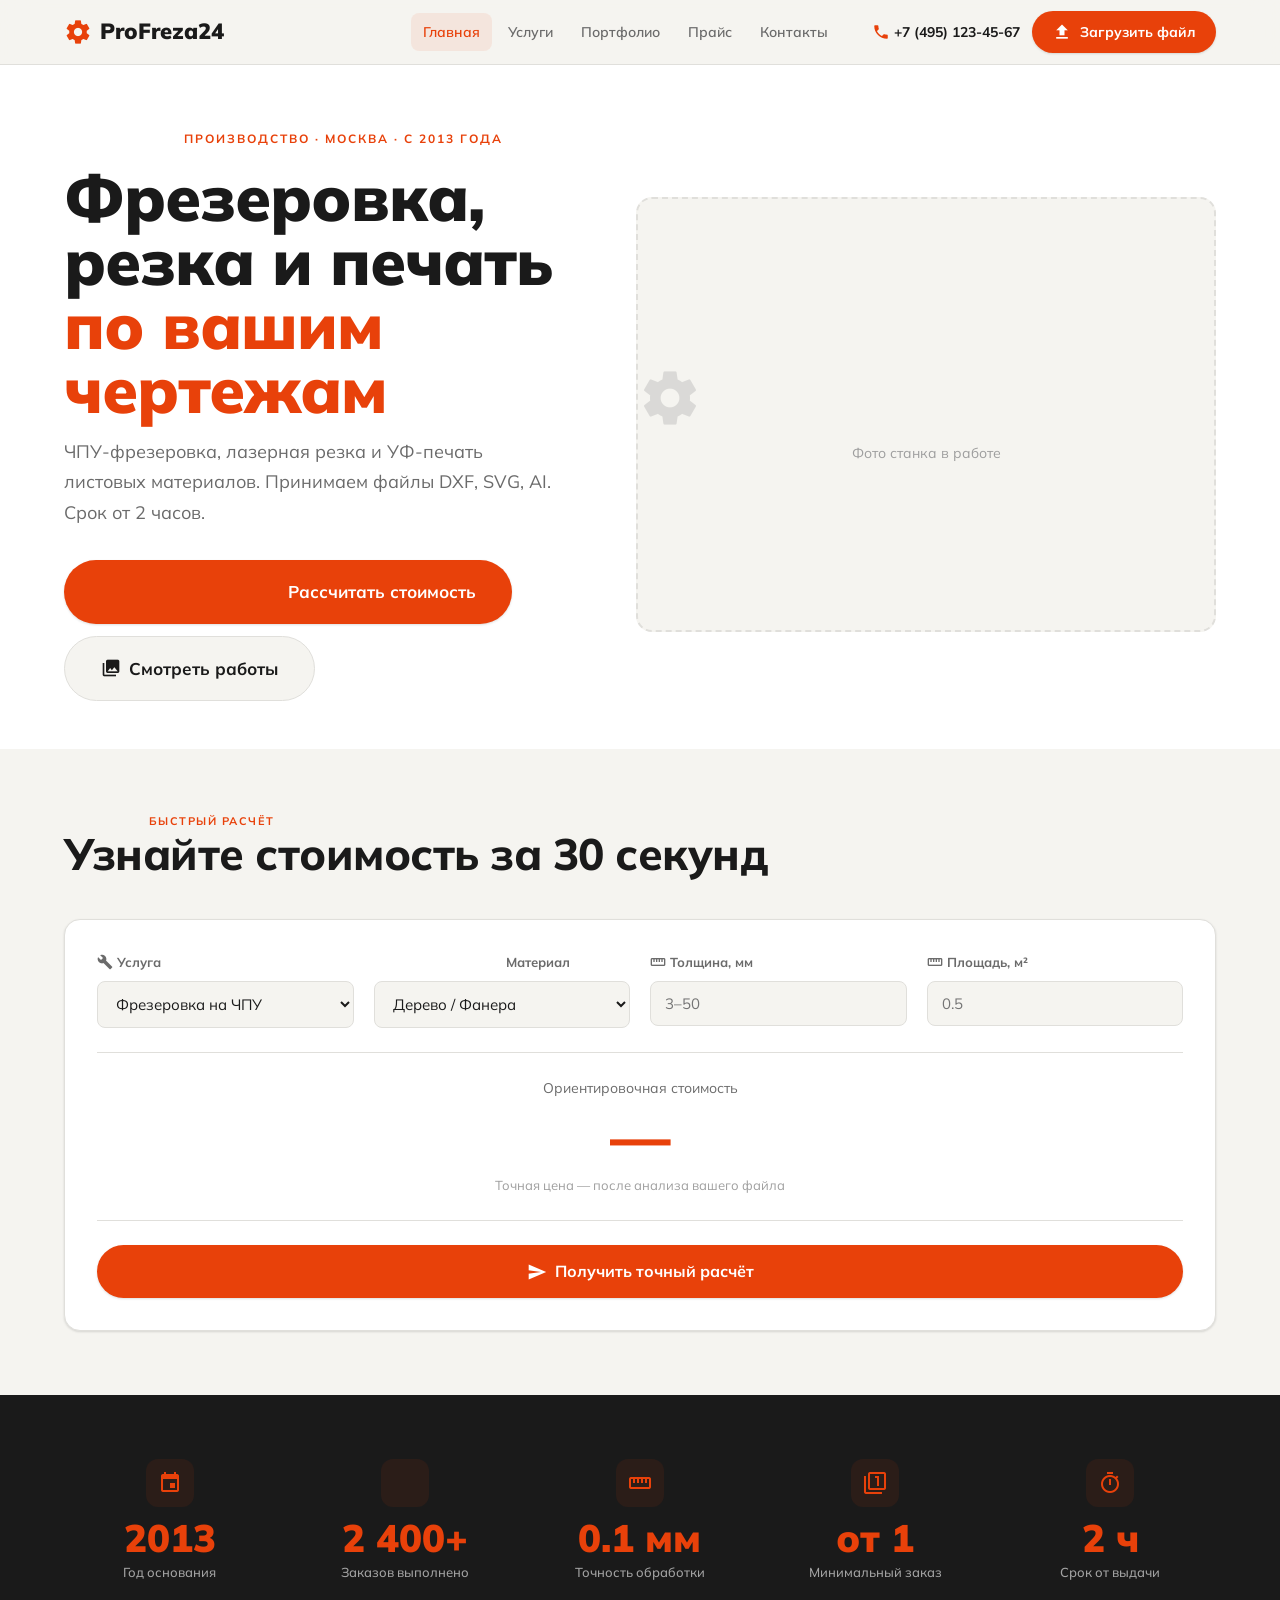
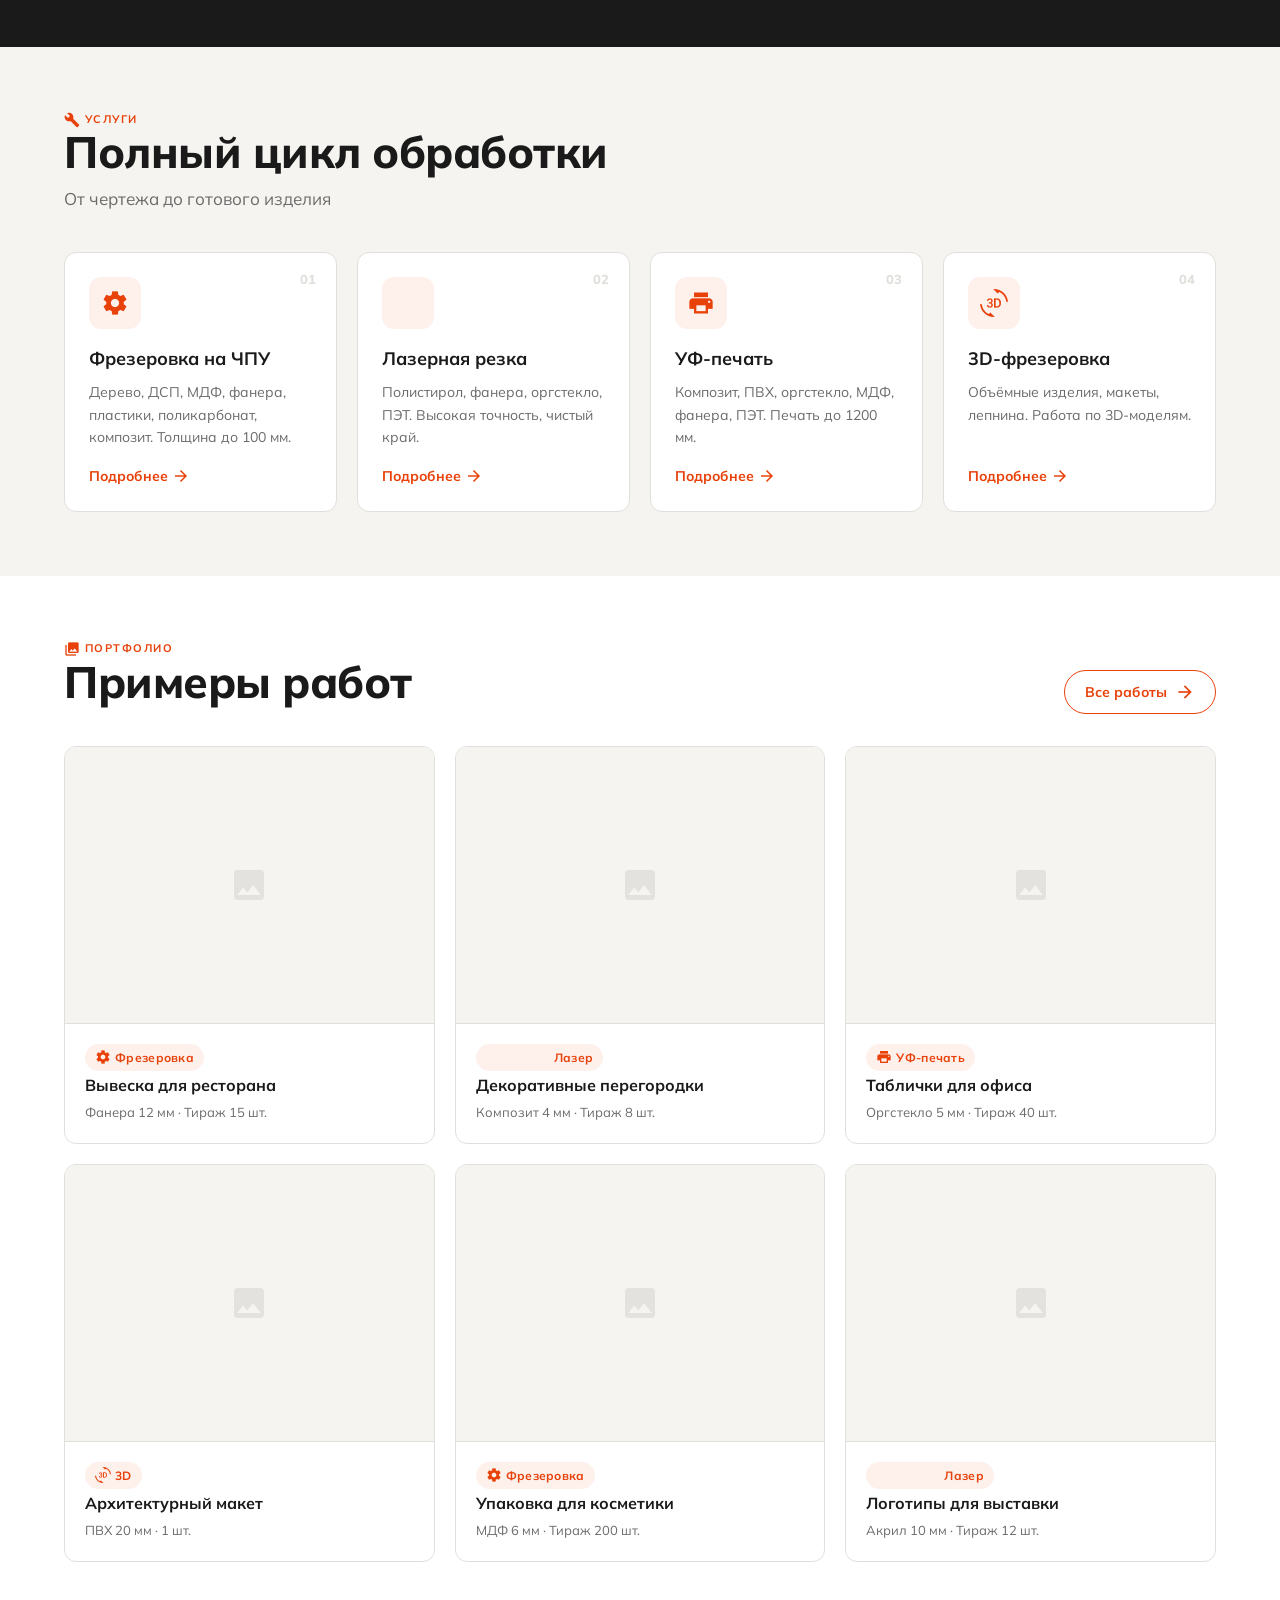
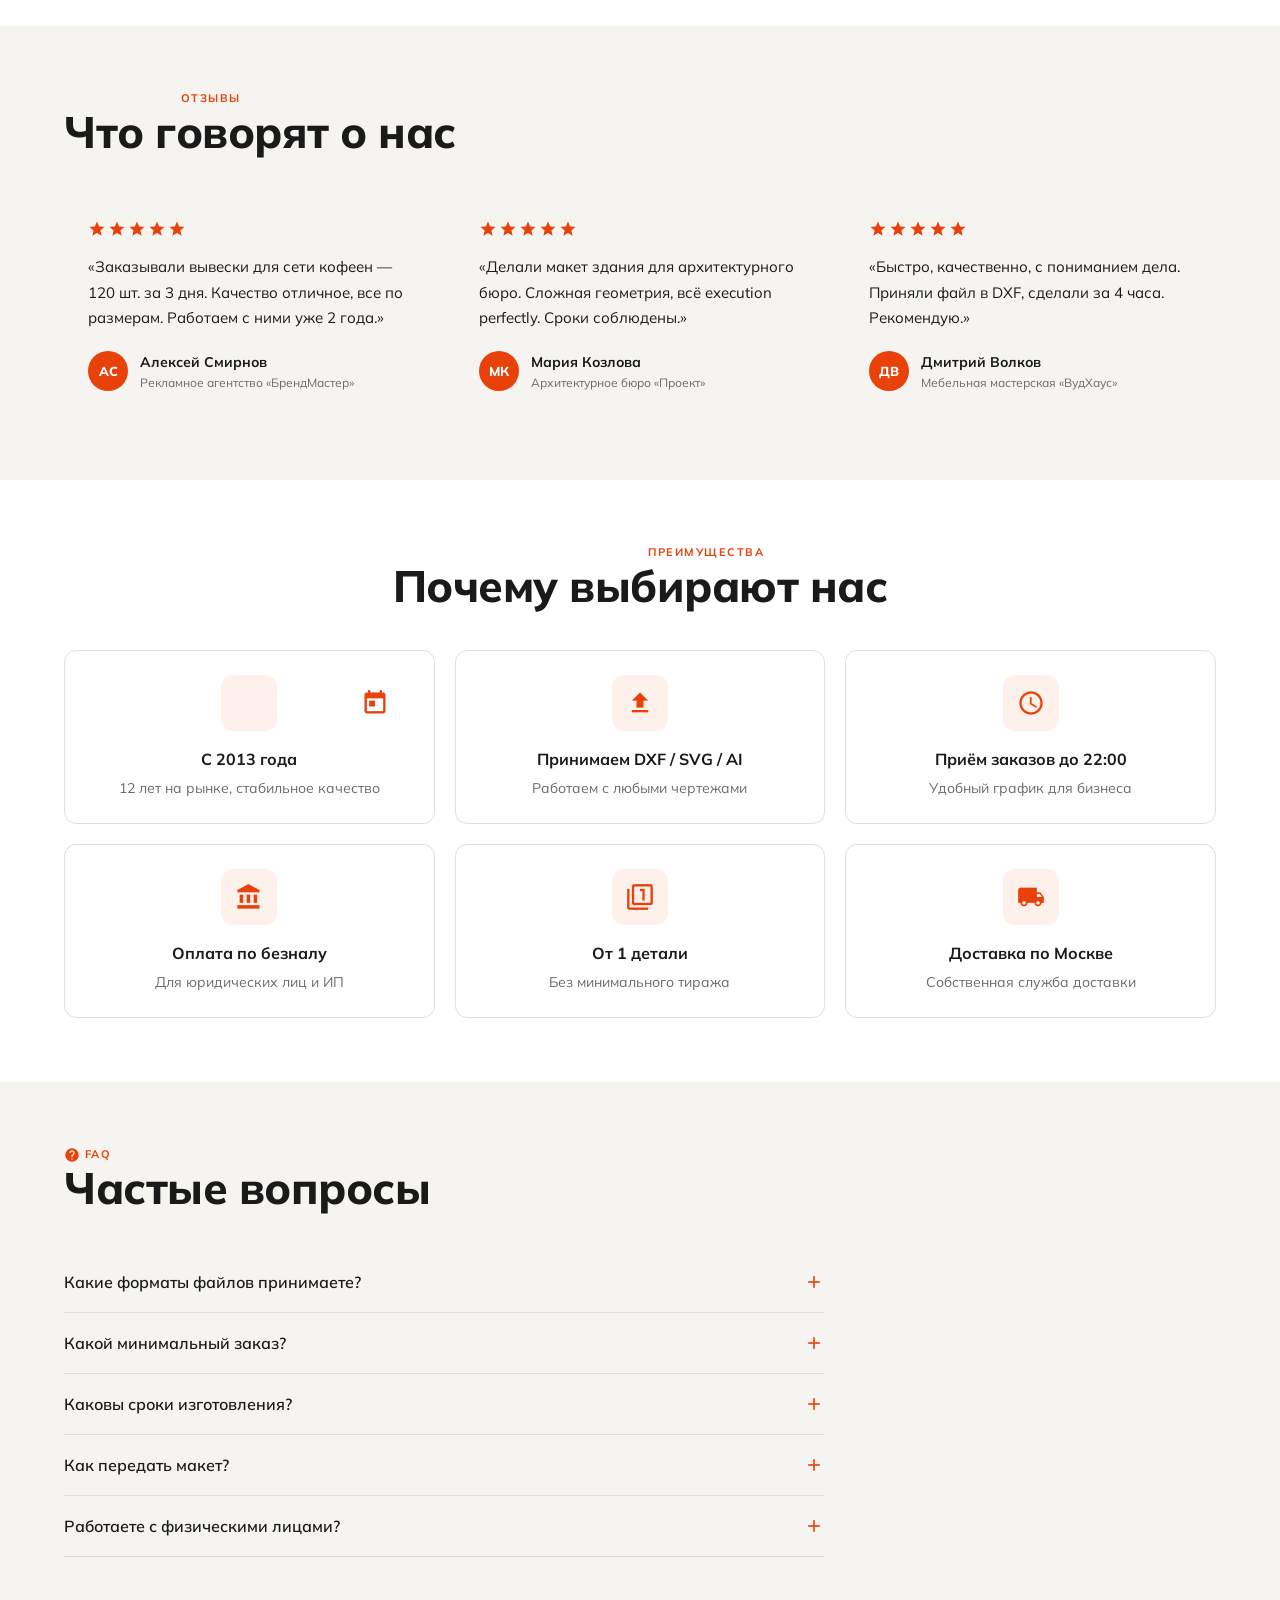
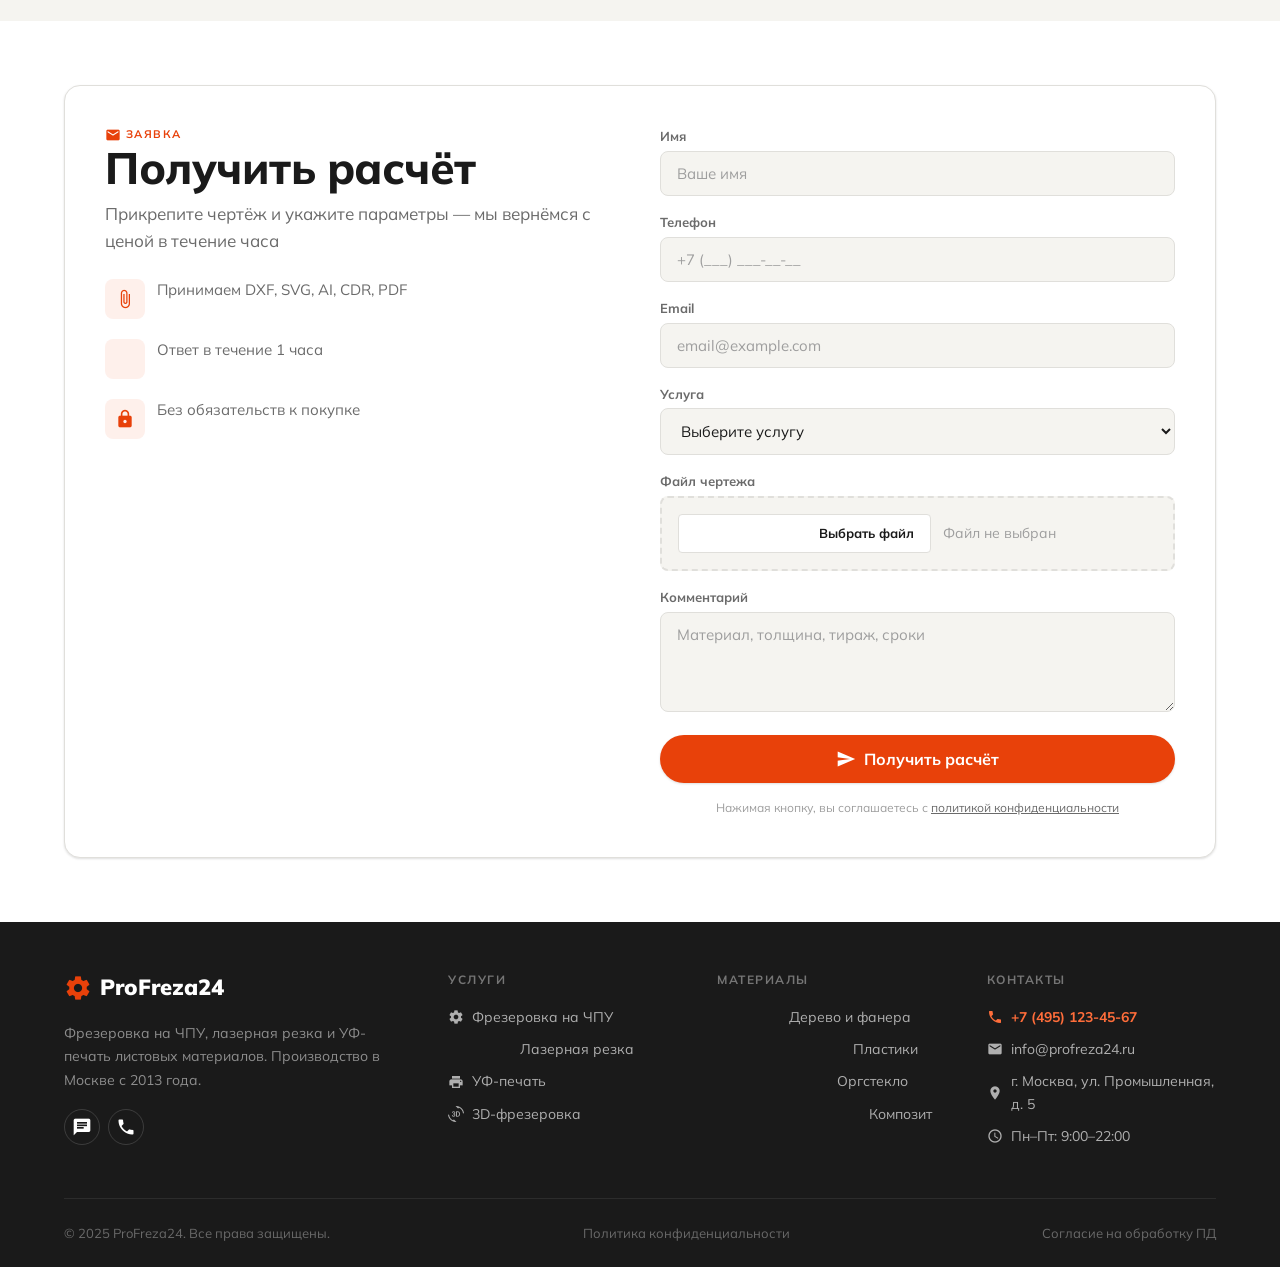
<file: index.html>
<!DOCTYPE html>
<html lang="ru">
<head>
  <meta charset="UTF-8">
  <meta name="viewport" content="width=device-width, initial-scale=1.0">
  <title>ProFreza24 — Фрезеровка на ЧПУ, лазерная резка, УФ-печать</title>
  <link rel="preconnect" href="https://fonts.googleapis.com">
  <link href="https://fonts.googleapis.com/css2?family=Mulish:wght@400;500;600;700;800;900&display=swap" rel="stylesheet">
  <link href="https://fonts.googleapis.com/css2?family=Material+Icons" rel="stylesheet">
  <link rel="stylesheet" href="css/style.css">
</head>
<body>

<!-- HEADER -->
<header class="header" id="header">
  <div class="container header__inner">
    <a href="index.html" class="header__logo">
      <span class="material-icons">settings</span> ProFreza24
    </a>
    <nav class="header__nav">
      <a href="index.html" class="nav-link active">Главная</a>
      <a href="uslugi/index.html" class="nav-link">Услуги</a>
      <a href="portfolio/index.html" class="nav-link">Портфолио</a>
      <a href="price/index.html" class="nav-link">Прайс</a>
      <a href="kontakty/index.html" class="nav-link">Контакты</a>
    </nav>
    <div class="header__actions">
      <a href="tel:+74951234567" class="header__phone">
        <span class="material-icons icon-sm">call</span> +7 (495) 123-45-67
      </a>
      <a href="kontakty/index.html" class="btn btn--primary btn--md btn--round">
        <span class="material-icons icon-sm">file_upload</span> Загрузить файл
      </a>
      <button class="header__burger" id="burgerBtn" aria-label="Меню">
        <span class="material-icons">menu</span>
      </button>
    </div>
  </div>
  <div class="mobile-menu" id="mobileMenu">
    <a href="index.html" class="mobile-menu__link"><span class="material-icons">home</span> Главная</a>
    <a href="uslugi/index.html" class="mobile-menu__link"><span class="material-icons">build</span> Услуги</a>
    <a href="portfolio/index.html" class="mobile-menu__link"><span class="material-icons">photo_library</span> Портфолио</a>
    <a href="price/index.html" class="mobile-menu__link"><span class="material-icons">receipt</span> Прайс</a>
    <a href="kontakty/index.html" class="mobile-menu__link"><span class="material-icons">mail</span> Контакты</a>
    <a href="tel:+74951234567" class="mobile-menu__phone">
      <span class="material-icons">call</span> +7 (495) 123-45-67
    </a>
    <div class="mobile-menu__cta">
      <a href="kontakty/index.html" class="btn btn--primary btn--lg btn--full btn--round">
        <span class="material-icons icon-sm">calculate</span> Рассчитать стоимость
      </a>
    </div>
  </div>
</header>

<!-- ═══ HERO ═══ -->
<section class="hero">
  <div class="container hero__inner">
    <div class="hero__content">
      <p class="hero__eyebrow">
        <span class="material-icons">factory</span> Производство · Москва · С 2013 года
      </p>
      <h1 class="hero__title">Фрезеровка, резка и печать <span>по вашим чертежам</span></h1>
      <p class="hero__sub">ЧПУ-фрезеровка, лазерная резка и УФ-печать листовых материалов. Принимаем файлы DXF, SVG, AI. Срок от 2 часов.</p>
      <div class="hero__cta">
        <a href="kontakty/index.html" class="btn btn--primary btn--xl btn--round">
          <span class="material-icons icon-sm">calculate</span> Рассчитать стоимость
        </a>
        <a href="portfolio/index.html" class="btn btn--gray btn--xl btn--round">
          <span class="material-icons icon-sm">photo_library</span> Смотреть работы
        </a>
      </div>
    </div>
    <div class="hero__visual">
      <div class="hero__placeholder">
        <span class="material-icons">settings_suggest</span>
        <span class="body2">Фото станка в работе</span>
      </div>
    </div>
  </div>
</section>

<!-- ═══ КАЛЬКУЛЯТОР ═══ -->
<section class="section">
  <div class="container">
    <div class="section__header">
      <p class="overline"><span class="material-icons icon-xs">speed</span> Быстрый расчёт</p>
      <h2 class="section__title">Узнайте стоимость за 30 секунд</h2>
    </div>
    <div class="calc">
      <div class="calc__row">
        <div class="calc__field">
          <label class="calc__label"><span class="material-icons icon-xs">build</span> Услуга</label>
          <select class="calc__select" id="calcService">
            <option value="frezerovka">Фрезеровка на ЧПУ</option>
            <option value="lazer">Лазерная резка</option>
            <option value="uv">УФ-печать</option>
          </select>
        </div>
        <div class="calc__field">
          <label class="calc__label"><span class="material-icons icon-xs">category</span> Материал</label>
          <select class="calc__select" id="calcMaterial">
            <option value="derevo">Дерево / Фанера</option>
            <option value="plastik">Пластик (ПВХ, АБС)</option>
            <option value="orgsteklo">Оргстекло</option>
            <option value="metal">Композит</option>
          </select>
        </div>
        <div class="calc__field">
          <label class="calc__label"><span class="material-icons icon-xs">straighten</span> Толщина, мм</label>
          <input type="number" class="calc__input" id="calcThickness" placeholder="3–50" min="1" max="100">
        </div>
        <div class="calc__field">
          <label class="calc__label"><span class="material-icons icon-xs">straighten</span> Площадь, м²</label>
          <input type="number" class="calc__input" id="calcArea" placeholder="0.5" min="0.01" step="0.01">
        </div>
      </div>
      <div class="calc__result">
        <div class="calc__result-label">Ориентировочная стоимость</div>
        <div class="calc__result-price" id="calcPrice">—</div>
        <div class="calc__result-note">Точная цена — после анализа вашего файла</div>
      </div>
      <a href="kontakty/index.html" class="btn btn--primary btn--lg btn--full btn--round">
        <span class="material-icons icon-sm">send</span> Получить точный расчёт
      </a>
    </div>
  </div>
</section>

<!-- ═══ ЦИФРЫ ═══ -->
<section class="section section--dark">
  <div class="container">
    <div class="stats-grid">
      <div class="fade-up">
        <div class="stat__icon"><span class="material-icons">event</span></div>
        <div class="stat__value">2013</div>
        <div class="stat__label">Год основания</div>
      </div>
      <div class="fade-up">
        <div class="stat__icon"><span class="material-icons">inventory</span></div>
        <div class="stat__value">2 400+</div>
        <div class="stat__label">Заказов выполнено</div>
      </div>
      <div class="fade-up">
        <div class="stat__icon"><span class="material-icons">straighten</span></div>
        <div class="stat__value">0.1 мм</div>
        <div class="stat__label">Точность обработки</div>
      </div>
      <div class="fade-up">
        <div class="stat__icon"><span class="material-icons">filter_1</span></div>
        <div class="stat__value">от 1</div>
        <div class="stat__label">Минимальный заказ</div>
      </div>
      <div class="fade-up">
        <div class="stat__icon"><span class="material-icons">timer</span></div>
        <div class="stat__value">2 ч</div>
        <div class="stat__label">Срок от выдачи</div>
      </div>
    </div>
  </div>
</section>

<!-- ═══ УСЛУГИ ═══ -->
<section class="section">
  <div class="container">
    <div class="section__header">
      <p class="overline"><span class="material-icons icon-xs">build</span> Услуги</p>
      <h2 class="section__title">Полный цикл обработки</h2>
      <p class="section__sub">От чертежа до готового изделия</p>
    </div>
    <div class="services-grid">
      <a href="uslugi/frezerovka-na-chpu/index.html" class="service-card fade-up">
        <div class="service-card__icon"><span class="material-icons">settings</span></div>
        <div class="service-card__num">01</div>
        <h3 class="service-card__title">Фрезеровка на ЧПУ</h3>
        <p class="service-card__desc">Дерево, ДСП, МДФ, фанера, пластики, поликарбонат, композит. Толщина до 100 мм.</p>
        <span class="service-card__link">Подробнее <span class="material-icons">arrow_forward</span></span>
      </a>
      <a href="lazernaya-rezka/index.html" class="service-card fade-up">
        <div class="service-card__icon"><span class="material-icons">bolt</span></div>
        <div class="service-card__num">02</div>
        <h3 class="service-card__title">Лазерная резка</h3>
        <p class="service-card__desc">Полистирол, фанера, оргстекло, ПЭТ. Высокая точность, чистый край.</p>
        <span class="service-card__link">Подробнее <span class="material-icons">arrow_forward</span></span>
      </a>
      <a href="uslugi/uf-pechat/index.html" class="service-card fade-up">
        <div class="service-card__icon"><span class="material-icons">print</span></div>
        <div class="service-card__num">03</div>
        <h3 class="service-card__title">УФ-печать</h3>
        <p class="service-card__desc">Композит, ПВХ, оргстекло, МДФ, фанера, ПЭТ. Печать до 1200 мм.</p>
        <span class="service-card__link">Подробнее <span class="material-icons">arrow_forward</span></span>
      </a>
      <a href="uslugi/index.html#3d" class="service-card fade-up">
        <div class="service-card__icon"><span class="material-icons">3d_rotation</span></div>
        <div class="service-card__num">04</div>
        <h3 class="service-card__title">3D-фрезеровка</h3>
        <p class="service-card__desc">Объёмные изделия, макеты, лепнина. Работа по 3D-моделям.</p>
        <span class="service-card__link">Подробнее <span class="material-icons">arrow_forward</span></span>
      </a>
    </div>
  </div>
</section>

<!-- ═══ ПОРТФОЛИО ═══ -->
<section class="section section--surface">
  <div class="container">
    <div class="section__head">
      <div class="section__header" style="margin-bottom:0;">
        <p class="overline"><span class="material-icons icon-xs">photo_library</span> Портфолио</p>
        <h2 class="section__title">Примеры работ</h2>
      </div>
      <a href="portfolio/index.html" class="btn btn--outlined btn--md btn--round">
        Все работы <span class="material-icons icon-sm">arrow_forward</span>
      </a>
    </div>
    <div class="portfolio-grid">
      <div class="portfolio-card fade-up">
        <div class="portfolio-card__img"><span class="material-icons">image</span></div>
        <div class="portfolio-card__info">
          <span class="chip chip--primary"><span class="material-icons icon-xs">settings</span> Фрезеровка</span>
          <h4 class="portfolio-card__title">Вывеска для ресторана</h4>
          <p class="portfolio-card__meta">Фанера 12 мм · Тираж 15 шт.</p>
        </div>
      </div>
      <div class="portfolio-card fade-up">
        <div class="portfolio-card__img"><span class="material-icons">image</span></div>
        <div class="portfolio-card__info">
          <span class="chip chip--primary"><span class="material-icons icon-xs">bolt</span> Лазер</span>
          <h4 class="portfolio-card__title">Декоративные перегородки</h4>
          <p class="portfolio-card__meta">Композит 4 мм · Тираж 8 шт.</p>
        </div>
      </div>
      <div class="portfolio-card fade-up">
        <div class="portfolio-card__img"><span class="material-icons">image</span></div>
        <div class="portfolio-card__info">
          <span class="chip chip--primary"><span class="material-icons icon-xs">print</span> УФ-печать</span>
          <h4 class="portfolio-card__title">Таблички для офиса</h4>
          <p class="portfolio-card__meta">Оргстекло 5 мм · Тираж 40 шт.</p>
        </div>
      </div>
      <div class="portfolio-card fade-up">
        <div class="portfolio-card__img"><span class="material-icons">image</span></div>
        <div class="portfolio-card__info">
          <span class="chip chip--primary"><span class="material-icons icon-xs">3d_rotation</span> 3D</span>
          <h4 class="portfolio-card__title">Архитектурный макет</h4>
          <p class="portfolio-card__meta">ПВХ 20 мм · 1 шт.</p>
        </div>
      </div>
      <div class="portfolio-card fade-up">
        <div class="portfolio-card__img"><span class="material-icons">image</span></div>
        <div class="portfolio-card__info">
          <span class="chip chip--primary"><span class="material-icons icon-xs">settings</span> Фрезеровка</span>
          <h4 class="portfolio-card__title">Упаковка для косметики</h4>
          <p class="portfolio-card__meta">МДФ 6 мм · Тираж 200 шт.</p>
        </div>
      </div>
      <div class="portfolio-card fade-up">
        <div class="portfolio-card__img"><span class="material-icons">image</span></div>
        <div class="portfolio-card__info">
          <span class="chip chip--primary"><span class="material-icons icon-xs">bolt</span> Лазер</span>
          <h4 class="portfolio-card__title">Логотипы для выставки</h4>
          <p class="portfolio-card__meta">Акрил 10 мм · Тираж 12 шт.</p>
        </div>
      </div>
    </div>
  </div>
</section>

<!-- ═══ ОТЗЫВЫ ═══ -->
<section class="section">
  <div class="container">
    <div class="section__header">
      <p class="overline"><span class="material-icons icon-xs">reviews</span> Отзывы</p>
      <h2 class="section__title">Что говорят о нас</h2>
    </div>
    <div class="reviews-grid">
      <div class="review-card fade-up">
        <div class="review-card__stars">
          <span class="material-icons">star</span>
          <span class="material-icons">star</span>
          <span class="material-icons">star</span>
          <span class="material-icons">star</span>
          <span class="material-icons">star</span>
        </div>
        <p class="review-card__text">«Заказывали вывески для сети кофеен — 120 шт. за 3 дня. Качество отличное, все по размерам. Работаем с ними уже 2 года.»</p>
        <div class="review-card__author">
          <div class="review-card__avatar">АС</div>
          <div>
            <div class="review-card__name">Алексей Смирнов</div>
            <div class="review-card__company">Рекламное агентство «БрендМастер»</div>
          </div>
        </div>
      </div>
      <div class="review-card fade-up">
        <div class="review-card__stars">
          <span class="material-icons">star</span>
          <span class="material-icons">star</span>
          <span class="material-icons">star</span>
          <span class="material-icons">star</span>
          <span class="material-icons">star</span>
        </div>
        <p class="review-card__text">«Делали макет здания для архитектурного бюро. Сложная геометрия, всё execution perfectly. Сроки соблюдены.»</p>
        <div class="review-card__author">
          <div class="review-card__avatar">МК</div>
          <div>
            <div class="review-card__name">Мария Козлова</div>
            <div class="review-card__company">Архитектурное бюро «Проект»</div>
          </div>
        </div>
      </div>
      <div class="review-card fade-up">
        <div class="review-card__stars">
          <span class="material-icons">star</span>
          <span class="material-icons">star</span>
          <span class="material-icons">star</span>
          <span class="material-icons">star</span>
          <span class="material-icons">star</span>
        </div>
        <p class="review-card__text">«Быстро, качественно, с пониманием дела. Приняли файл в DXF, сделали за 4 часа. Рекомендую.»</p>
        <div class="review-card__author">
          <div class="review-card__avatar">ДВ</div>
          <div>
            <div class="review-card__name">Дмитрий Волков</div>
            <div class="review-card__company">Мебельная мастерская «ВудХаус»</div>
          </div>
        </div>
      </div>
    </div>
  </div>
</section>

<!-- ═══ ПОЧЕМУ МЫ ═══ -->
<section class="section section--surface">
  <div class="container">
    <div class="section__header" style="text-align:center;">
      <p class="overline" style="justify-content:center;"><span class="material-icons icon-xs">verified</span> Преимущества</p>
      <h2 class="section__title" style="margin:0 auto var(--sp-2);">Почему выбирают нас</h2>
    </div>
    <div class="why-grid">
      <div class="why-card fade-up">
        <div class="why-card__icon"><span class="material-icons">calendar_today</span></div>
        <div class="why-card__title">С 2013 года</div>
        <div class="why-card__desc">12 лет на рынке, стабильное качество</div>
      </div>
      <div class="why-card fade-up">
        <div class="why-card__icon"><span class="material-icons">file_upload</span></div>
        <div class="why-card__title">Принимаем DXF / SVG / AI</div>
        <div class="why-card__desc">Работаем с любыми чертежами</div>
      </div>
      <div class="why-card fade-up">
        <div class="why-card__icon"><span class="material-icons">schedule</span></div>
        <div class="why-card__title">Приём заказов до 22:00</div>
        <div class="why-card__desc">Удобный график для бизнеса</div>
      </div>
      <div class="why-card fade-up">
        <div class="why-card__icon"><span class="material-icons">account_balance</span></div>
        <div class="why-card__title">Оплата по безналу</div>
        <div class="why-card__desc">Для юридических лиц и ИП</div>
      </div>
      <div class="why-card fade-up">
        <div class="why-card__icon"><span class="material-icons">filter_1</span></div>
        <div class="why-card__title">От 1 детали</div>
        <div class="why-card__desc">Без минимального тиража</div>
      </div>
      <div class="why-card fade-up">
        <div class="why-card__icon"><span class="material-icons">local_shipping</span></div>
        <div class="why-card__title">Доставка по Москве</div>
        <div class="why-card__desc">Собственная служба доставки</div>
      </div>
    </div>
  </div>
</section>

<!-- ═══ FAQ ═══ -->
<section class="section">
  <div class="container">
    <div class="section__header">
      <p class="overline"><span class="material-icons icon-xs">help</span> FAQ</p>
      <h2 class="section__title">Частые вопросы</h2>
    </div>
    <div class="faq">
      <div class="faq__item">
        <button class="faq__question" onclick="toggleFaq(this)">
          <span>Какие форматы файлов принимаете?</span>
          <span class="material-icons">add</span>
        </button>
        <div class="faq__answer"><p>Принимаем DXF, SVG, AI, CDR, PDF, DWG. Если у вас другой формат — свяжитесь с нами, поможем подготовить файл.</p></div>
      </div>
      <div class="faq__item">
        <button class="faq__question" onclick="toggleFaq(this)">
          <span>Какой минимальный заказ?</span>
          <span class="material-icons">add</span>
        </button>
        <div class="faq__answer"><p>Минимальный заказ — от 1 детали. Мы работаем как с крупными тиражами, так и с разовыми заказами.</p></div>
      </div>
      <div class="faq__item">
        <button class="faq__question" onclick="toggleFaq(this)">
          <span>Каковы сроки изготовления?</span>
          <span class="material-icons">add</span>
        </button>
        <div class="faq__answer"><p>Стандартные заказы — 1–3 рабочих дня. Срочные — от 2 часов с момента согласования макета.</p></div>
      </div>
      <div class="faq__item">
        <button class="faq__question" onclick="toggleFaq(this)">
          <span>Как передать макет?</span>
          <span class="material-icons">add</span>
        </button>
        <div class="faq__answer"><p>Через форму на сайте, по email или в мессенджерах. Прикрепите файл и укажите параметры: материал, толщину, тираж.</p></div>
      </div>
      <div class="faq__item">
        <button class="faq__question" onclick="toggleFaq(this)">
          <span>Работаете с физическими лицами?</span>
          <span class="material-icons">add</span>
        </button>
        <div class="faq__answer"><p>Да, работаем с физлицами, ИП и юридическими лицами. Оплата: наличные, карта, безнал.</p></div>
      </div>
    </div>
  </div>
</section>

<!-- ═══ ФОРМА ═══ -->
<section class="section section--surface" id="contactForm">
  <div class="container">
    <div class="form-card">
      <div class="form-block__info">
        <p class="overline"><span class="material-icons icon-xs">mail</span> Заявка</p>
        <h2 class="section__title">Получить расчёт</h2>
        <p class="section__sub">Прикрепите чертёж и укажите параметры — мы вернёмся с ценой в течение часа</p>
        <div class="form-features">
          <div class="form-feature">
            <div class="form-feature__icon"><span class="material-icons">attach_file</span></div>
            <span>Принимаем DXF, SVG, AI, CDR, PDF</span>
          </div>
          <div class="form-feature">
            <div class="form-feature__icon"><span class="material-icons">bolt</span></div>
            <span>Ответ в течение 1 часа</span>
          </div>
          <div class="form-feature">
            <div class="form-feature__icon"><span class="material-icons">lock</span></div>
            <span>Без обязательств к покупке</span>
          </div>
        </div>
      </div>
      <form class="form" id="mainForm" onsubmit="handleFormSubmit(event)">
        <div class="form__group">
          <label class="form__label">Имя</label>
          <input type="text" class="form__input" placeholder="Ваше имя" required>
        </div>
        <div class="form__group">
          <label class="form__label">Телефон</label>
          <input type="tel" class="form__input" placeholder="+7 (___) ___-__-__" required>
        </div>
        <div class="form__group">
          <label class="form__label">Email</label>
          <input type="email" class="form__input" placeholder="email@example.com">
        </div>
        <div class="form__group">
          <label class="form__label">Услуга</label>
          <select class="form__input">
            <option value="">Выберите услугу</option>
            <option>Фрезеровка на ЧПУ</option>
            <option>Лазерная резка</option>
            <option>УФ-печать</option>
            <option>3D-фрезеровка</option>
          </select>
        </div>
        <div class="form__group">
          <label class="form__label">Файл чертежа</label>
          <label class="form__file-label">
            <input type="file" class="form__file" id="fileInput" accept=".dxf,.svg,.ai,.cdr,.pdf,.dwg">
            <span class="form__file-btn"><span class="material-icons icon-sm">upload</span> Выбрать файл</span>
            <span class="form__file-name" id="fileName">Файл не выбран</span>
          </label>
        </div>
        <div class="form__group">
          <label class="form__label">Комментарий</label>
          <textarea class="form__input form__textarea" placeholder="Материал, толщина, тираж, сроки" rows="3"></textarea>
        </div>
        <button type="submit" class="btn btn--primary btn--lg btn--full btn--round">
          <span class="material-icons icon-sm">send</span> Получить расчёт
        </button>
        <p class="form__consent">Нажимая кнопку, вы соглашаетесь с <a href="privacy/index.html">политикой конфиденциальности</a></p>
      </form>
    </div>
  </div>
</section>

<!-- FOOTER -->
<footer class="footer">
  <div class="container">
    <div class="footer__grid">
      <div>
        <a href="index.html" class="footer__logo">
          <span class="material-icons">settings</span> ProFreza24
        </a>
        <p class="footer__desc">Фрезеровка на ЧПУ, лазерная резка и УФ-печать листовых материалов. Производство в Москве с 2013 года.</p>
        <div class="footer__socials">
          <a href="#" class="footer__social" aria-label="Telegram"><span class="material-icons icon-sm">chat</span></a>
          <a href="#" class="footer__social" aria-label="WhatsApp"><span class="material-icons icon-sm">phone</span></a>
        </div>
      </div>
      <div>
        <h4 class="footer__heading">Услуги</h4>
        <a href="uslugi/frezerovka-na-chpu/index.html" class="footer__link"><span class="material-icons">settings</span> Фрезеровка на ЧПУ</a>
        <a href="lazernaya-rezka/index.html" class="footer__link"><span class="material-icons">bolt</span> Лазерная резка</a>
        <a href="uslugi/uf-pechat/index.html" class="footer__link"><span class="material-icons">print</span> УФ-печать</a>
        <a href="uslugi/index.html#3d" class="footer__link"><span class="material-icons">3d_rotation</span> 3D-фрезеровка</a>
      </div>
      <div>
        <h4 class="footer__heading">Материалы</h4>
        <a href="uslugi/frezerovka-na-chpu/index.html" class="footer__link"><span class="material-icons">tree</span> Дерево и фанера</a>
        <a href="uslugi/frezerovka-na-chpu/index.html" class="footer__link"><span class="material-icons">category</span> Пластики</a>
        <a href="uslugi/frezerovka-na-chpu/index.html" class="footer__link"><span class="material-icons">diamond</span> Оргстекло</a>
        <a href="uslugi/frezerovka-na-chpu/index.html" class="footer__link"><span class="material-icons">apartment</span> Композит</a>
      </div>
      <div>
        <h4 class="footer__heading">Контакты</h4>
        <a href="tel:+74951234567" class="footer__link footer__link--phone"><span class="material-icons">call</span> +7 (495) 123-45-67</a>
        <a href="mailto:info@profreza24.ru" class="footer__link"><span class="material-icons">mail</span> info@profreza24.ru</a>
        <p class="footer__link"><span class="material-icons">location_on</span> г. Москва, ул. Промышленная, д. 5</p>
        <p class="footer__link"><span class="material-icons">schedule</span> Пн–Пт: 9:00–22:00</p>
      </div>
    </div>
    <div class="footer__bottom">
      <span>© 2025 ProFreza24. Все права защищены.</span>
      <a href="privacy/index.html">Политика конфиденциальности</a>
      <a href="soglasie-na-obrabotku-personalnykh-dannykh/index.html">Согласие на обработку ПД</a>
    </div>
  </div>
</footer>

<!-- MOBILE BAR -->
<div class="mobile-bar">
  <a href="kontakty/index.html" class="mobile-bar__btn mobile-bar__btn--primary">
    <span class="material-icons icon-sm">calculate</span> Рассчитать
  </a>
  <a href="tel:+74951234567" class="mobile-bar__btn mobile-bar__btn--secondary">
    <span class="material-icons icon-sm">call</span> Позвонить
  </a>
</div>

<script src="js/main.js"></script>
</body>
</html>
</file>
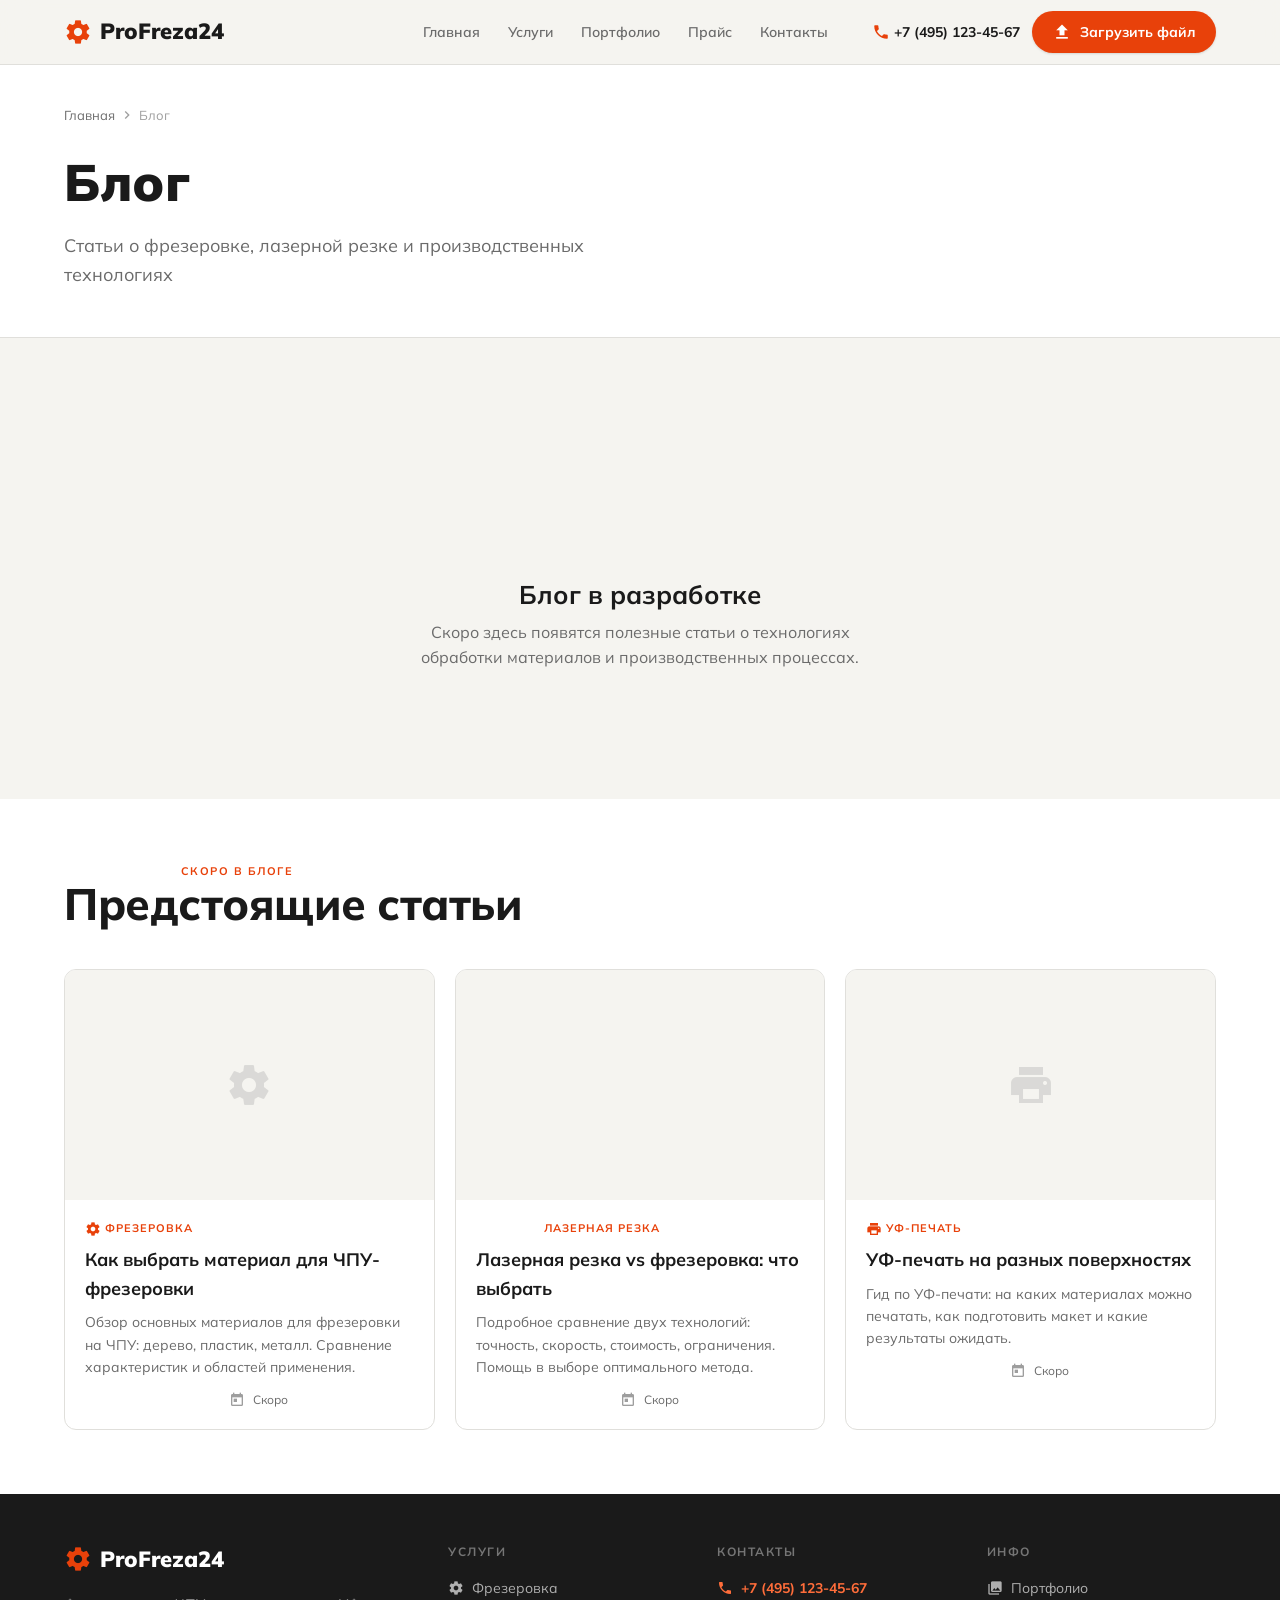
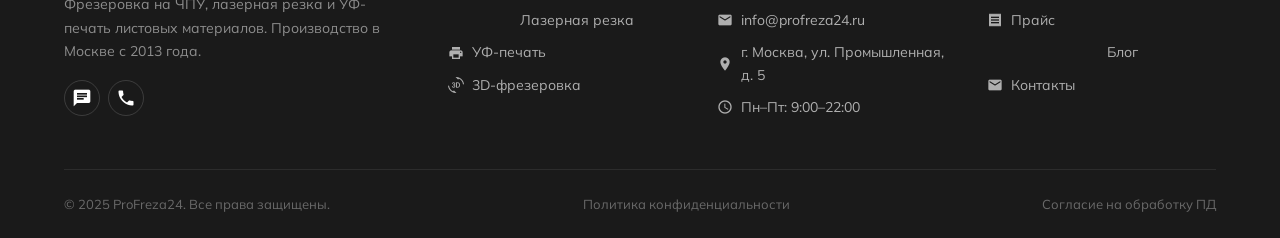
<file: blog/index.html>
<!DOCTYPE html>
<html lang="ru">
<head>
  <meta charset="UTF-8">
  <meta name="viewport" content="width=device-width, initial-scale=1.0">
  <title>Блог | ProFreza24</title>
  <link rel="preconnect" href="https://fonts.googleapis.com">
  <link href="https://fonts.googleapis.com/css2?family=Mulish:wght@400;500;600;700;800;900&display=swap" rel="stylesheet">
  <link href="https://fonts.googleapis.com/css2?family=Material+Icons" rel="stylesheet">
  <link rel="stylesheet" href="../css/style.css">
</head>
<body>

<!-- HEADER -->
<div id="app-header"></div>

<!-- PAGE HERO -->
<section class="page-hero">
  <div class="container">
    <div id="breadcrumbs"></div>
    <h1 class="page-hero__title">Блог</h1>
    <p class="page-hero__sub">Статьи о фрезеровке, лазерной резке и производственных технологиях</p>
  </div>
</section>

<!-- EMPTY STATE -->
<section class="section">
  <div class="container">
    <div class="empty-state">
      <span class="material-icons" style="font-size:80px;">article</span>
      <h2 class="h3" style="margin-top:var(--sp-4);">Блог в разработке</h2>
      <p class="body1" style="color:var(--on-surface-2);margin-top:var(--sp-2);max-width:480px;margin-left:auto;margin-right:auto;">Скоро здесь появятся полезные статьи о технологиях обработки материалов и производственных процессах.</p>
    </div>
  </div>
</section>

<!-- PLACEHOLDER ARTICLES -->
<section class="section section--surface">
  <div class="container">
    <div class="section__header">
      <p class="overline"><span class="material-icons icon-xs">article</span> Скоро в блоге</p>
      <h2 class="section__title">Предстоящие статьи</h2>
    </div>
    <div class="portfolio-grid">
      <div class="card fade-up">
        <div class="card__media">
          <span class="material-icons">settings</span>
        </div>
        <div class="card__content">
          <div class="card__overline"><span class="material-icons icon-xs">settings</span> Фрезеровка</div>
          <h3 class="card__title">Как выбрать материал для ЧПУ-фрезеровки</h3>
          <p class="card__desc">Обзор основных материалов для фрезеровки на ЧПУ: дерево, пластик, металл. Сравнение характеристик и областей применения.</p>
          <div style="margin-top:var(--sp-3);display:flex;align-items:center;gap:var(--sp-2);">
            <span class="material-icons icon-xs" style="color:var(--on-surface-3);">calendar_today</span>
            <span class="caption">Скоро</span>
          </div>
        </div>
      </div>
      <div class="card fade-up">
        <div class="card__media">
          <span class="material-icons">bolt</span>
        </div>
        <div class="card__content">
          <div class="card__overline"><span class="material-icons icon-xs">bolt</span> Лазерная резка</div>
          <h3 class="card__title">Лазерная резка vs фрезеровка: что выбрать</h3>
          <p class="card__desc">Подробное сравнение двух технологий: точность, скорость, стоимость, ограничения. Помощь в выборе оптимального метода.</p>
          <div style="margin-top:var(--sp-3);display:flex;align-items:center;gap:var(--sp-2);">
            <span class="material-icons icon-xs" style="color:var(--on-surface-3);">calendar_today</span>
            <span class="caption">Скоро</span>
          </div>
        </div>
      </div>
      <div class="card fade-up">
        <div class="card__media">
          <span class="material-icons">print</span>
        </div>
        <div class="card__content">
          <div class="card__overline"><span class="material-icons icon-xs">print</span> УФ-печать</div>
          <h3 class="card__title">УФ-печать на разных поверхностях</h3>
          <p class="card__desc">Гид по УФ-печати: на каких материалах можно печатать, как подготовить макет и какие результаты ожидать.</p>
          <div style="margin-top:var(--sp-3);display:flex;align-items:center;gap:var(--sp-2);">
            <span class="material-icons icon-xs" style="color:var(--on-surface-3);">calendar_today</span>
            <span class="caption">Скоро</span>
          </div>
        </div>
      </div>
    </div>
  </div>
</section>

<!-- FOOTER -->
<div id="app-footer"></div>

<script src="../js/templates.js"></script>
<script src="../js/main.js"></script>
<script>
  initApp('blog/index.html');
  document.getElementById('breadcrumbs').innerHTML = renderBreadcrumbs([
    { href: 'index.html', label: 'Главная' },
    { label: 'Блог' }
  ]);
</script>
</body>
</html>
</file>
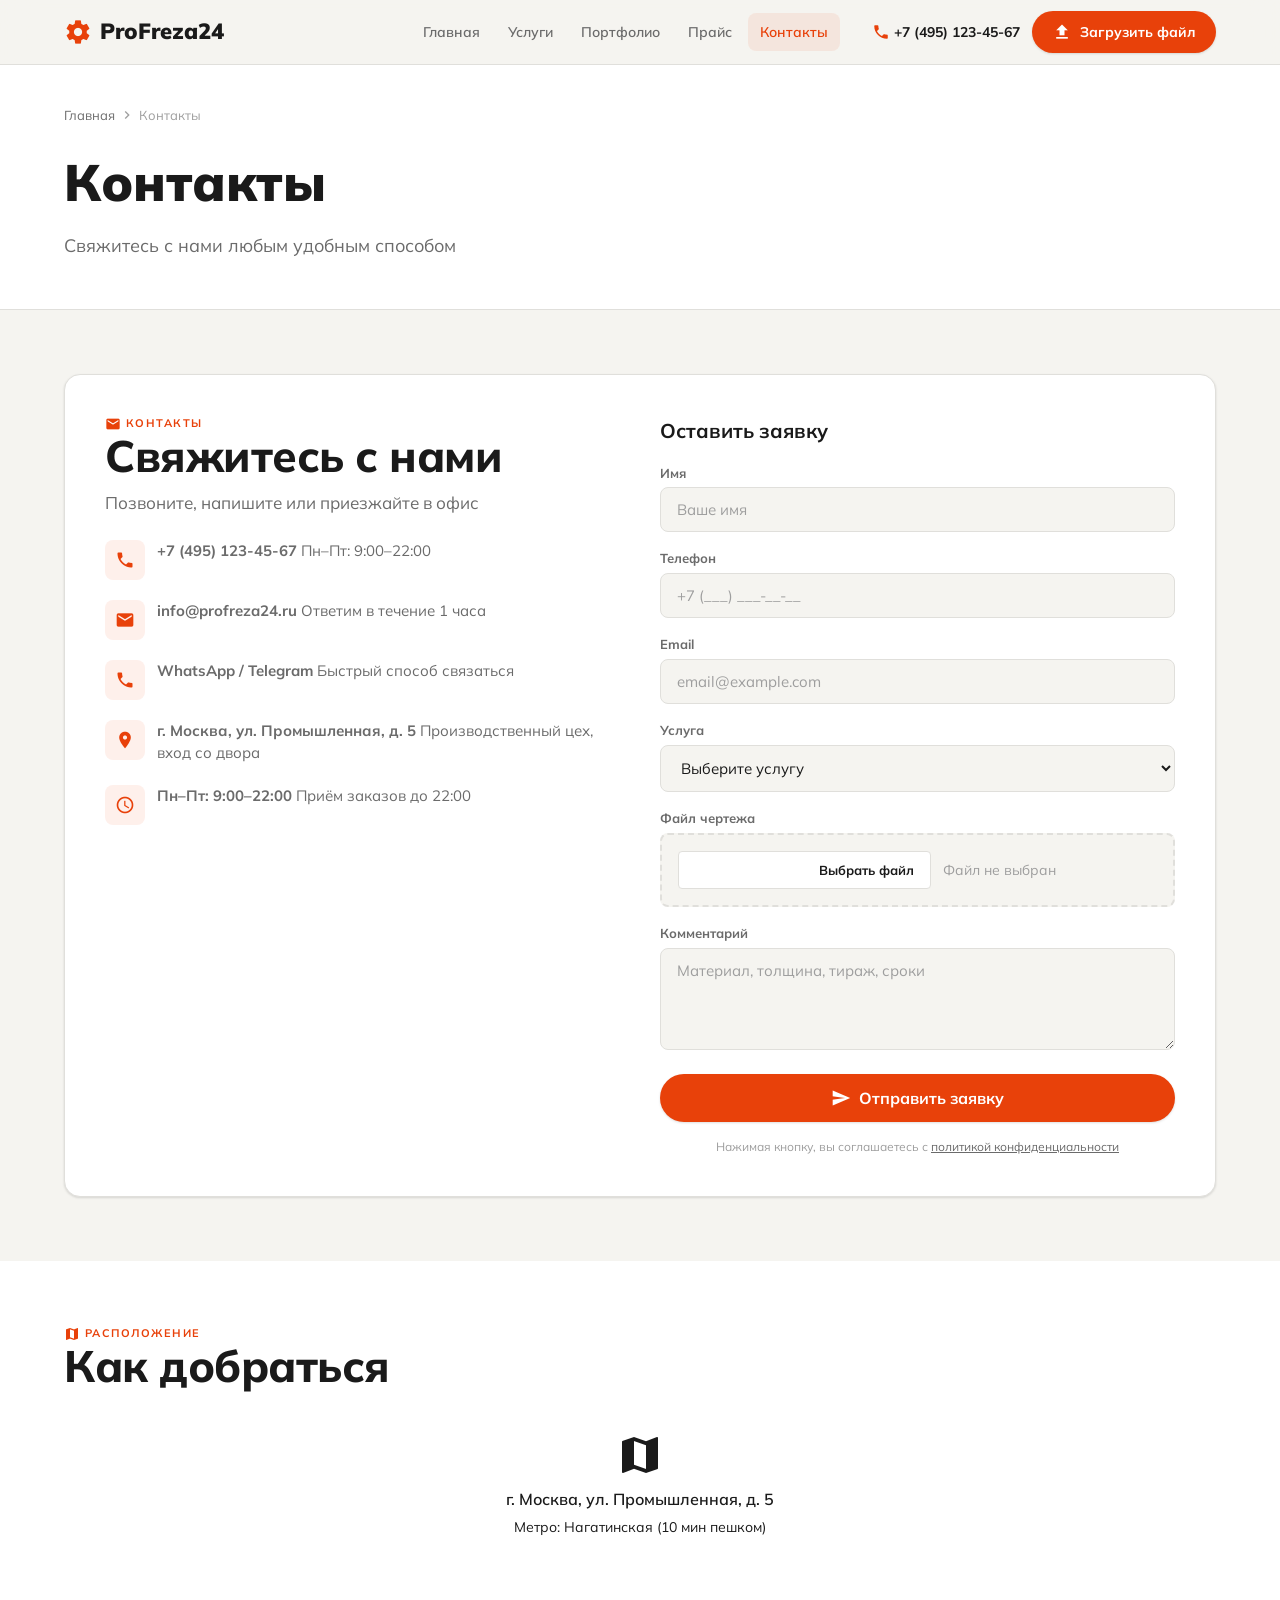
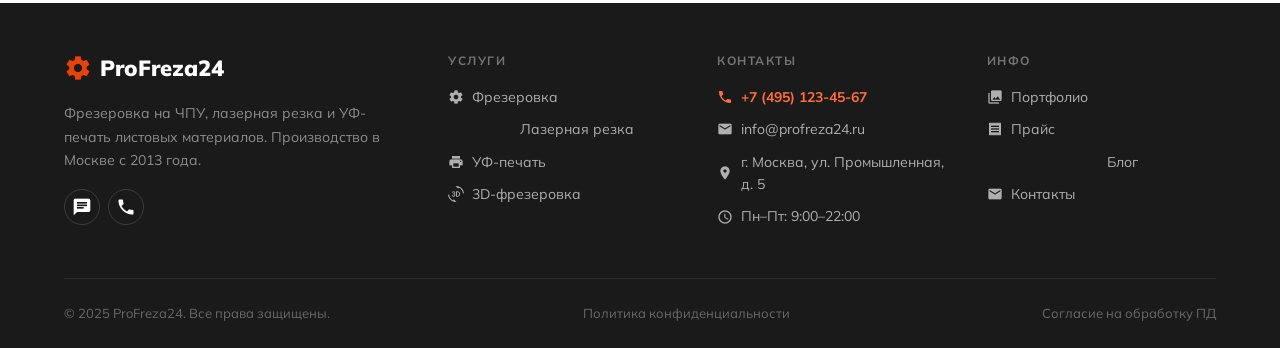
<file: kontakty/index.html>
<!DOCTYPE html>
<html lang="ru">
<head>
  <meta charset="UTF-8">
  <meta name="viewport" content="width=device-width, initial-scale=1.0">
  <title>Контакты — ProFreza24</title>
  <link rel="preconnect" href="https://fonts.googleapis.com">
  <link href="https://fonts.googleapis.com/css2?family=Mulish:wght@400;500;600;700;800;900&display=swap" rel="stylesheet">
  <link href="https://fonts.googleapis.com/css2?family=Material+Icons" rel="stylesheet">
  <link rel="stylesheet" href="../css/style.css">
</head>
<body>

<div id="app-header"></div>

<!-- PAGE HERO -->
<section class="page-hero">
  <div class="container">
    <div id="breadcrumbs"></div>
    <h1 class="page-hero__title">Контакты</h1>
    <p class="page-hero__sub">Свяжитесь с нами любым удобным способом</p>
  </div>
</section>

<!-- CONTACTS -->
<section class="section">
  <div class="container">
    <div class="form-card">

      <!-- Left: Contact Info -->
      <div class="form-block__info">
        <p class="overline"><span class="material-icons icon-xs">mail</span> Контакты</p>
        <h2 class="section__title">Свяжитесь с нами</h2>
        <p class="section__sub">Позвоните, напишите или приезжайте в офис</p>

        <div class="form-features">
          <div class="form-feature">
            <div class="form-feature__icon"><span class="material-icons">call</span></div>
            <div>
              <strong>+7 (495) 123-45-67</strong>
              <span class="form-feature__note">Пн–Пт: 9:00–22:00</span>
            </div>
          </div>
          <div class="form-feature">
            <div class="form-feature__icon"><span class="material-icons">mail</span></div>
            <div>
              <strong>info@profreza24.ru</strong>
              <span class="form-feature__note">Ответим в течение 1 часа</span>
            </div>
          </div>
          <div class="form-feature">
            <div class="form-feature__icon"><span class="material-icons">phone</span></div>
            <div>
              <strong>WhatsApp / Telegram</strong>
              <span class="form-feature__note">Быстрый способ связаться</span>
            </div>
          </div>
          <div class="form-feature">
            <div class="form-feature__icon"><span class="material-icons">location_on</span></div>
            <div>
              <strong>г. Москва, ул. Промышленная, д. 5</strong>
              <span class="form-feature__note">Производственный цех, вход со двора</span>
            </div>
          </div>
          <div class="form-feature">
            <div class="form-feature__icon"><span class="material-icons">schedule</span></div>
            <div>
              <strong>Пн–Пт: 9:00–22:00</strong>
              <span class="form-feature__note">Приём заказов до 22:00</span>
            </div>
          </div>
        </div>
      </div>

      <!-- Right: Form -->
      <form class="form" id="mainForm" onsubmit="handleFormSubmit(event)">
        <h3 style="font-size:20px; font-weight:700; margin-bottom:16px;">Оставить заявку</h3>
        <div class="form__group">
          <label class="form__label">Имя</label>
          <input type="text" class="form__input" placeholder="Ваше имя" required>
        </div>
        <div class="form__group">
          <label class="form__label">Телефон</label>
          <input type="tel" class="form__input" placeholder="+7 (___) ___-__-__" required>
        </div>
        <div class="form__group">
          <label class="form__label">Email</label>
          <input type="email" class="form__input" placeholder="email@example.com">
        </div>
        <div class="form__group">
          <label class="form__label">Услуга</label>
          <select class="form__input">
            <option value="">Выберите услугу</option>
            <option>Фрезеровка на ЧПУ</option>
            <option>Лазерная резка</option>
            <option>УФ-печать</option>
            <option>3D-фрезеровка</option>
          </select>
        </div>
        <div class="form__group">
          <label class="form__label">Файл чертежа</label>
          <label class="form__file-label">
            <input type="file" class="form__file" id="fileInput" accept=".dxf,.svg,.ai,.cdr,.pdf,.dwg">
            <span class="form__file-btn"><span class="material-icons icon-sm">upload</span> Выбрать файл</span>
            <span class="form__file-name" id="fileName">Файл не выбран</span>
          </label>
        </div>
        <div class="form__group">
          <label class="form__label">Комментарий</label>
          <textarea class="form__input form__textarea" placeholder="Материал, толщина, тираж, сроки" rows="4"></textarea>
        </div>
        <button type="submit" class="btn btn--primary btn--lg btn--full btn--round">
          <span class="material-icons icon-sm">send</span> Отправить заявку
        </button>
        <p class="form__consent">Нажимая кнопку, вы соглашаетесь с <a href="../privacy/index.html">политикой конфиденциальности</a></p>
      </form>

    </div>
  </div>
</section>

<!-- MAP PLACEHOLDER -->
<section class="section section--surface">
  <div class="container">
    <div class="section__header">
      <p class="overline"><span class="material-icons icon-xs">map</span> Расположение</p>
      <h2 class="section__title">Как добраться</h2>
    </div>
    <div class="map-placeholder">
      <div style="text-align:center;">
        <span class="material-icons" style="font-size:48px; color:var(--ink-muted); margin-bottom:8px;">map</span>
        <p style="font-weight:600;">г. Москва, ул. Промышленная, д. 5</p>
        <p style="font-size:14px; color:var(--ink-muted); margin-top:4px;">Метро: Нагатинская (10 мин пешком)</p>
      </div>
    </div>
  </div>
</section>

<div id="app-footer"></div>

<script src="../js/templates.js"></script>
<script src="../js/main.js"></script>
<script>
  initApp('kontakty/index.html');
  document.getElementById('breadcrumbs').innerHTML = renderBreadcrumbs([
    { href: 'index.html', label: 'Главная' },
    { label: 'Контакты' }
  ]);
</script>
</body>
</html>
</file>
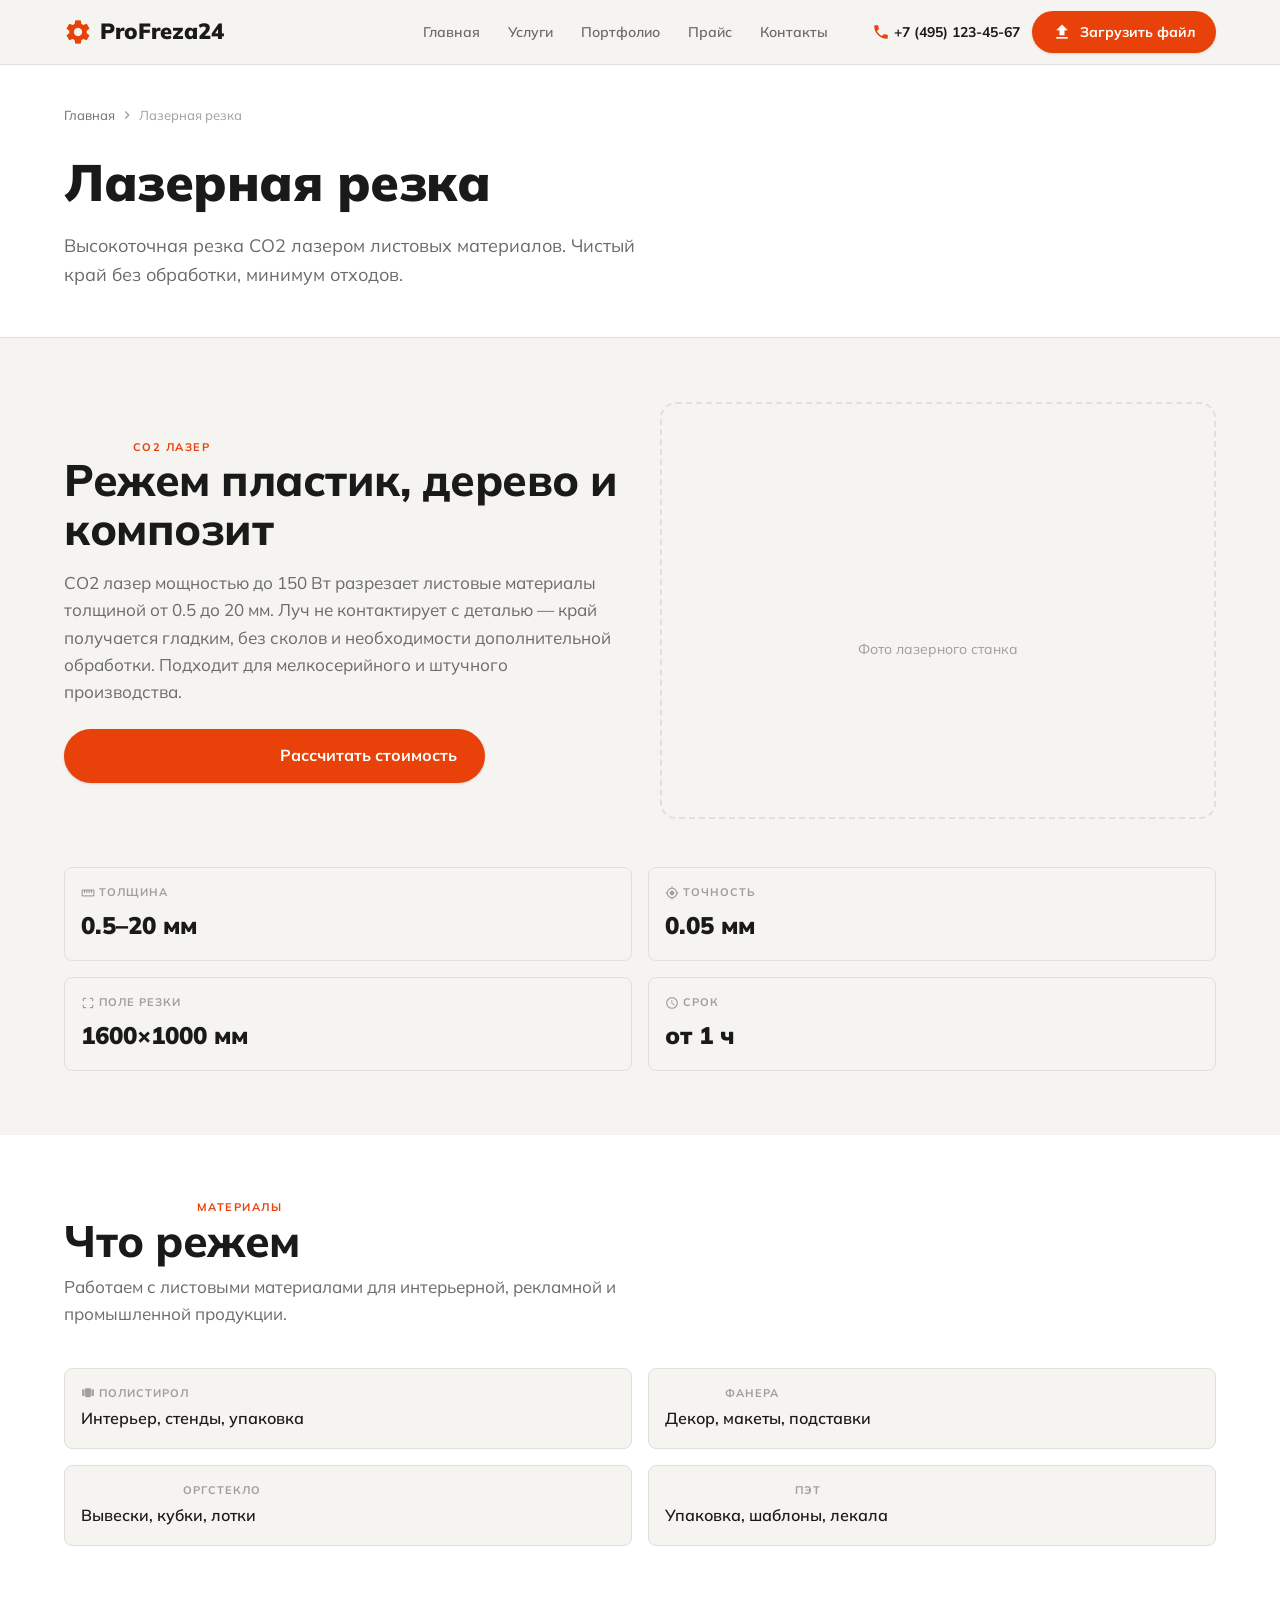
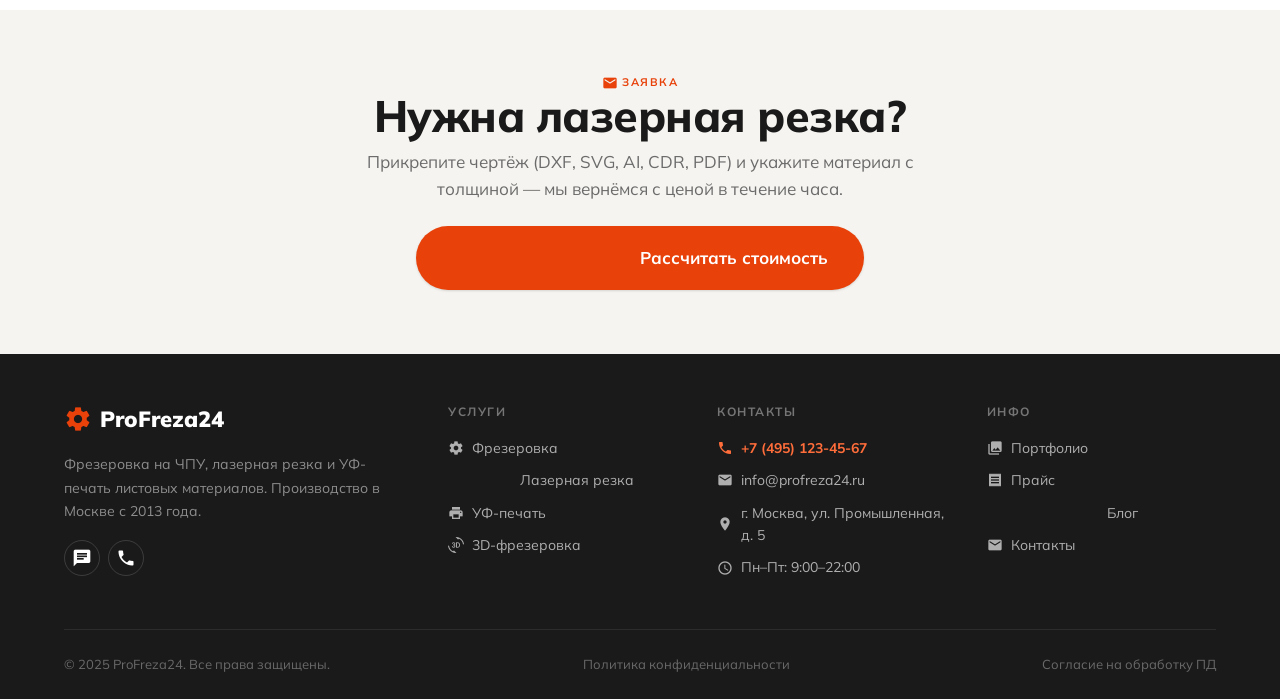
<file: lazernaya-rezka/index.html>
<!DOCTYPE html>
<html lang="ru">
<head>
  <meta charset="UTF-8">
  <meta name="viewport" content="width=device-width, initial-scale=1.0">
  <title>Лазерная резка — ProFreza24</title>
  <meta name="description" content="Лазерная резка CO2 лазером материалов до 20 мм. Точность 0.05 мм, поле 1600×1000 мм. Срок от 1 часа. Производство в Москве.">
  <link rel="preconnect" href="https://fonts.googleapis.com">
  <link href="https://fonts.googleapis.com/css2?family=Mulish:wght@400;500;600;700;800;900&display=swap" rel="stylesheet">
  <link href="https://fonts.googleapis.com/css2?family=Material+Icons" rel="stylesheet">
  <link rel="stylesheet" href="../css/style.css">
</head>
<body>

<!-- HEADER -->
<div id="app-header"></div>

<!-- BREADCRUMBS -->
<section class="page-hero">
  <div class="container">
    <div id="breadcrumbs"></div>
    <h1 class="page-hero__title">Лазерная резка</h1>
    <p class="page-hero__sub">Высокоточная резка CO2 лазером листовых материалов. Чистый край без обработки, минимум отходов.</p>
  </div>
</section>

<!-- DETAIL -->
<section class="section service-detail">
  <div class="container">
    <div class="service-detail__grid">
      <div>
        <p class="overline"><span class="material-icons icon-xs">bolt</span> CO2 лазер</p>
        <h2 class="section__title" style="margin-bottom:var(--sp-4)">Режем пластик, дерево и композит</h2>
        <p class="section__sub">CO2 лазер мощностью до 150 Вт разрезает листовые материалы толщиной от 0.5 до 20 мм. Луч не контактирует с деталью — край получается гладким, без сколов и необходимости дополнительной обработки. Подходит для мелкосерийного и штучного производства.</p>
        <a href="../kontakty/index.html" class="btn btn--primary btn--lg btn--round" style="margin-top:var(--sp-6)">
          <span class="material-icons icon-sm">calculate</span> Рассчитать стоимость
        </a>
      </div>
      <div class="hero__placeholder" style="min-height:320px">
        <span class="material-icons" style="font-size:64px;color:var(--primary)">bolt</span>
        <span class="body2">Фото лазерного станка</span>
      </div>
    </div>

    <!-- PARAMS -->
    <div class="service-detail__params">
      <div class="param-card">
        <div class="param-card__label"><span class="material-icons">straighten</span> Толщина</div>
        <div class="param-card__value">0.5–20 мм</div>
      </div>
      <div class="param-card">
        <div class="param-card__label"><span class="material-icons">gps_fixed</span> Точность</div>
        <div class="param-card__value">0.05 мм</div>
      </div>
      <div class="param-card">
        <div class="param-card__label"><span class="material-icons">crop_free</span> Поле резки</div>
        <div class="param-card__value">1600×1000 мм</div>
      </div>
      <div class="param-card">
        <div class="param-card__label"><span class="material-icons">schedule</span> Срок</div>
        <div class="param-card__value">от 1 ч</div>
      </div>
    </div>
  </div>
</section>

<!-- MATERIALS -->
<section class="section section--surface">
  <div class="container">
    <div class="section__header">
      <p class="overline"><span class="material-icons icon-xs">category</span> Материалы</p>
      <h2 class="section__title">Что режем</h2>
      <p class="section__sub">Работаем с листовыми материалами для интерьерной, рекламной и промышленной продукции.</p>
    </div>
    <div class="service-detail__params">
      <div class="param-card">
        <div class="param-card__label"><span class="material-icons">view_carousel</span> Полистирол</div>
        <div class="param-card__value" style="font-size:16px;font-weight:600">Интерьер, стенды, упаковка</div>
      </div>
      <div class="param-card">
        <div class="param-card__label"><span class="material-icons">wood</span> Фанера</div>
        <div class="param-card__value" style="font-size:16px;font-weight:600">Декор, макеты, подставки</div>
      </div>
      <div class="param-card">
        <div class="param-card__label"><span class="material-icons">diamond</span> Оргстекло</div>
        <div class="param-card__value" style="font-size:16px;font-weight:600">Вывески, кубки, лотки</div>
      </div>
      <div class="param-card">
        <div class="param-card__label"><span class="material-icons">inventory</span> ПЭТ</div>
        <div class="param-card__value" style="font-size:16px;font-weight:600">Упаковка, шаблоны, лекала</div>
      </div>
    </div>
  </div>
</section>

<!-- CTA -->
<section class="section" id="contactForm">
  <div class="container" style="text-align:center;max-width:700px">
    <p class="overline"><span class="material-icons icon-xs">mail</span> Заявка</p>
    <h2 class="section__title">Нужна лазерная резка?</h2>
    <p class="section__sub" style="margin:0 auto var(--sp-6)">Прикрепите чертёж (DXF, SVG, AI, CDR, PDF) и укажите материал с толщиной — мы вернёмся с ценой в течение часа.</p>
    <a href="../kontakty/index.html" class="btn btn--primary btn--xl btn--round">
      <span class="material-icons icon-sm">calculate</span> Рассчитать стоимость
    </a>
  </div>
</section>

<!-- FOOTER -->
<div id="app-footer"></div>

<script src="../js/templates.js"></script>
<script>
  initApp('lazernaya-rezka/index.html');
  document.getElementById('breadcrumbs').innerHTML = renderBreadcrumbs([
    { href: 'index.html', label: 'Главная' },
    { label: 'Лазерная резка' }
  ]);
</script>
<script src="../js/main.js"></script>
</body>
</html>
</file>
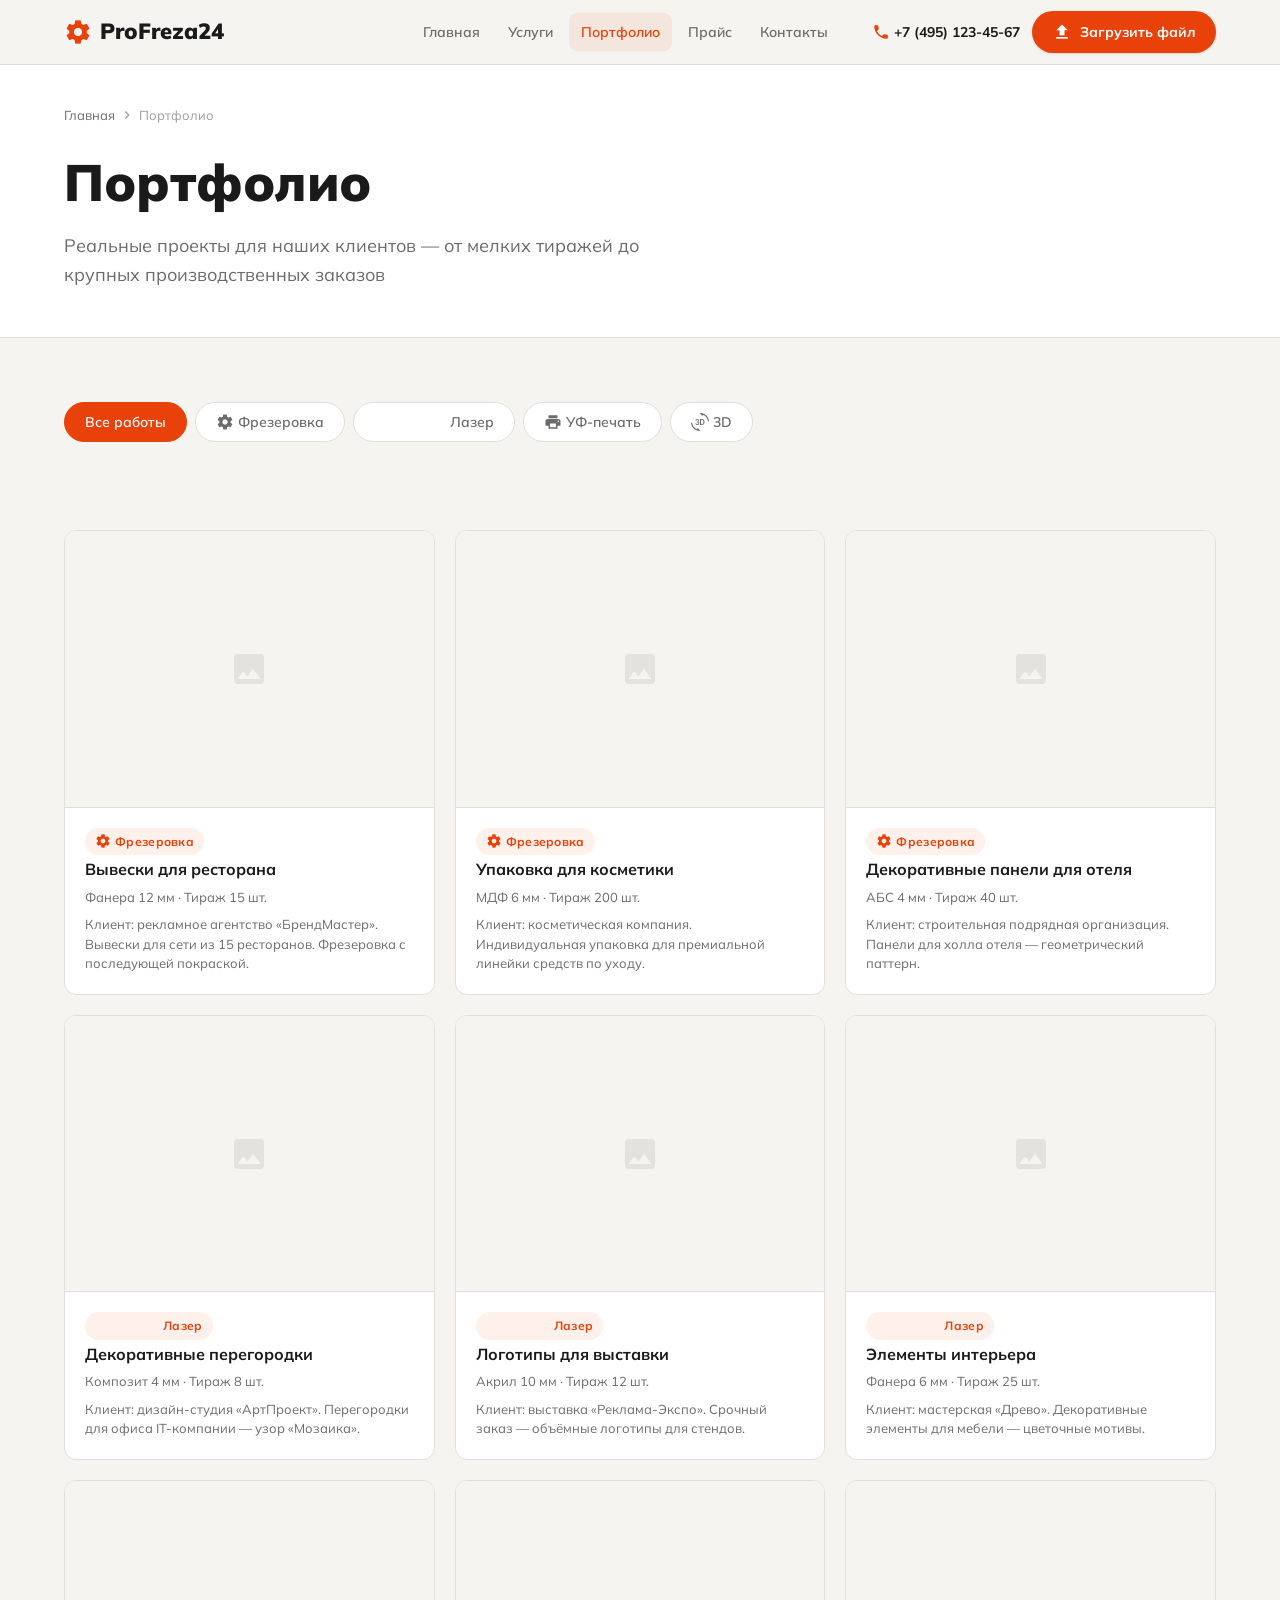
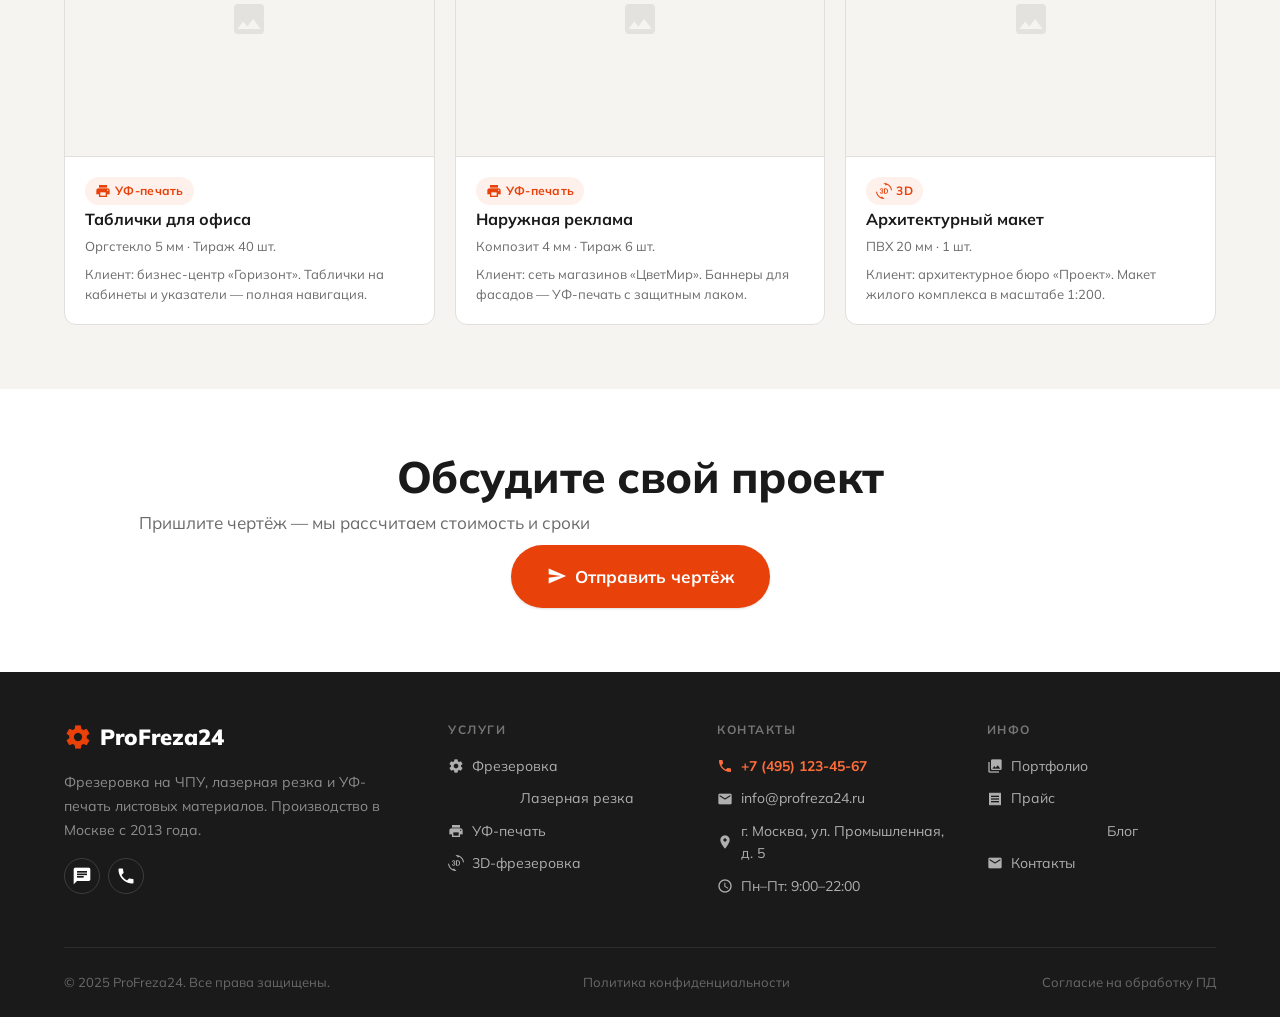
<file: portfolio/index.html>
<!DOCTYPE html>
<html lang="ru">
<head>
  <meta charset="UTF-8">
  <meta name="viewport" content="width=device-width, initial-scale=1.0">
  <title>Портфолио — ProFreza24</title>
  <link rel="preconnect" href="https://fonts.googleapis.com">
  <link href="https://fonts.googleapis.com/css2?family=Mulish:wght@400;500;600;700;800;900&display=swap" rel="stylesheet">
  <link href="https://fonts.googleapis.com/css2?family=Material+Icons" rel="stylesheet">
  <link rel="stylesheet" href="../css/style.css">
</head>
<body>

<div id="app-header"></div>

<!-- PAGE HERO -->
<section class="page-hero">
  <div class="container">
    <div id="breadcrumbs"></div>
    <h1 class="page-hero__title">Портфолио</h1>
    <p class="page-hero__sub">Реальные проекты для наших клиентов — от мелких тиражей до крупных производственных заказов</p>
  </div>
</section>

<!-- FILTERS -->
<section class="section" style="padding-bottom:0;">
  <div class="container">
    <div class="price-tabs" id="portfolioFilters">
      <button class="price-tab active" data-filter="all">Все работы</button>
      <button class="price-tab" data-filter="frezerovka">
        <span class="material-icons icon-xs">settings</span> Фрезеровка
      </button>
      <button class="price-tab" data-filter="lazer">
        <span class="material-icons icon-xs">bolt</span> Лазер
      </button>
      <button class="price-tab" data-filter="uv">
        <span class="material-icons icon-xs">print</span> УФ-печать
      </button>
      <button class="price-tab" data-filter="3d">
        <span class="material-icons icon-xs">3d_rotation</span> 3D
      </button>
    </div>
  </div>
</section>

<!-- PORTFOLIO GRID -->
<section class="section">
  <div class="container">
    <div class="portfolio-grid" id="portfolioGrid">

      <!-- Фрезеровка 1 -->
      <div class="portfolio-card fade-up" data-category="frezerovka">
        <div class="portfolio-card__img">
          <span class="material-icons">image</span>
        </div>
        <div class="portfolio-card__info">
          <span class="chip chip--primary"><span class="material-icons icon-xs">settings</span> Фрезеровка</span>
          <h4 class="portfolio-card__title">Вывески для ресторана</h4>
          <p class="portfolio-card__meta">Фанера 12 мм · Тираж 15 шт.</p>
          <p class="portfolio-card__desc">Клиент: рекламное агентство «БрендМастер». Вывески для сети из 15 ресторанов. Фрезеровка с последующей покраской.</p>
        </div>
      </div>

      <!-- Фрезеровка 2 -->
      <div class="portfolio-card fade-up" data-category="frezerovka">
        <div class="portfolio-card__img">
          <span class="material-icons">image</span>
        </div>
        <div class="portfolio-card__info">
          <span class="chip chip--primary"><span class="material-icons icon-xs">settings</span> Фрезеровка</span>
          <h4 class="portfolio-card__title">Упаковка для косметики</h4>
          <p class="portfolio-card__meta">МДФ 6 мм · Тираж 200 шт.</p>
          <p class="portfolio-card__desc">Клиент: косметическая компания. Индивидуальная упаковка для премиальной линейки средств по уходу.</p>
        </div>
      </div>

      <!-- Фрезеровка 3 -->
      <div class="portfolio-card fade-up" data-category="frezerovka">
        <div class="portfolio-card__img">
          <span class="material-icons">image</span>
        </div>
        <div class="portfolio-card__info">
          <span class="chip chip--primary"><span class="material-icons icon-xs">settings</span> Фрезеровка</span>
          <h4 class="portfolio-card__title">Декоративные панели для отеля</h4>
          <p class="portfolio-card__meta">АБС 4 мм · Тираж 40 шт.</p>
          <p class="portfolio-card__desc">Клиент: строительная подрядная организация. Панели для холла отеля — геометрический паттерн.</p>
        </div>
      </div>

      <!-- Лазер 1 -->
      <div class="portfolio-card fade-up" data-category="lazer">
        <div class="portfolio-card__img">
          <span class="material-icons">image</span>
        </div>
        <div class="portfolio-card__info">
          <span class="chip chip--primary"><span class="material-icons icon-xs">bolt</span> Лазер</span>
          <h4 class="portfolio-card__title">Декоративные перегородки</h4>
          <p class="portfolio-card__meta">Композит 4 мм · Тираж 8 шт.</p>
          <p class="portfolio-card__desc">Клиент: дизайн-студия «АртПроект». Перегородки для офиса IT-компании — узор «Мозаика».</p>
        </div>
      </div>

      <!-- Лазер 2 -->
      <div class="portfolio-card fade-up" data-category="lazer">
        <div class="portfolio-card__img">
          <span class="material-icons">image</span>
        </div>
        <div class="portfolio-card__info">
          <span class="chip chip--primary"><span class="material-icons icon-xs">bolt</span> Лазер</span>
          <h4 class="portfolio-card__title">Логотипы для выставки</h4>
          <p class="portfolio-card__meta">Акрил 10 мм · Тираж 12 шт.</p>
          <p class="portfolio-card__desc">Клиент: выставка «Реклама-Экспо». Срочный заказ — объёмные логотипы для стендов.</p>
        </div>
      </div>

      <!-- Лазер 3 -->
      <div class="portfolio-card fade-up" data-category="lazer">
        <div class="portfolio-card__img">
          <span class="material-icons">image</span>
        </div>
        <div class="portfolio-card__info">
          <span class="chip chip--primary"><span class="material-icons icon-xs">bolt</span> Лазер</span>
          <h4 class="portfolio-card__title">Элементы интерьера</h4>
          <p class="portfolio-card__meta">Фанера 6 мм · Тираж 25 шт.</p>
          <p class="portfolio-card__desc">Клиент: мастерская «Древо». Декоративные элементы для мебели — цветочные мотивы.</p>
        </div>
      </div>

      <!-- УФ 1 -->
      <div class="portfolio-card fade-up" data-category="uv">
        <div class="portfolio-card__img">
          <span class="material-icons">image</span>
        </div>
        <div class="portfolio-card__info">
          <span class="chip chip--primary"><span class="material-icons icon-xs">print</span> УФ-печать</span>
          <h4 class="portfolio-card__title">Таблички для офиса</h4>
          <p class="portfolio-card__meta">Оргстекло 5 мм · Тираж 40 шт.</p>
          <p class="portfolio-card__desc">Клиент: бизнес-центр «Горизонт». Таблички на кабинеты и указатели — полная навигация.</p>
        </div>
      </div>

      <!-- УФ 2 -->
      <div class="portfolio-card fade-up" data-category="uv">
        <div class="portfolio-card__img">
          <span class="material-icons">image</span>
        </div>
        <div class="portfolio-card__info">
          <span class="chip chip--primary"><span class="material-icons icon-xs">print</span> УФ-печать</span>
          <h4 class="portfolio-card__title">Наружная реклама</h4>
          <p class="portfolio-card__meta">Композит 4 мм · Тираж 6 шт.</p>
          <p class="portfolio-card__desc">Клиент: сеть магазинов «ЦветМир». Баннеры для фасадов — УФ-печать с защитным лаком.</p>
        </div>
      </div>

      <!-- 3D 1 -->
      <div class="portfolio-card fade-up" data-category="3d">
        <div class="portfolio-card__img">
          <span class="material-icons">image</span>
        </div>
        <div class="portfolio-card__info">
          <span class="chip chip--primary"><span class="material-icons icon-xs">3d_rotation</span> 3D</span>
          <h4 class="portfolio-card__title">Архитектурный макет</h4>
          <p class="portfolio-card__meta">ПВХ 20 мм · 1 шт.</p>
          <p class="portfolio-card__desc">Клиент: архитектурное бюро «Проект». Макет жилого комплекса в масштабе 1:200.</p>
        </div>
      </div>

    </div>
  </div>
</section>

<!-- CTA -->
<section class="section section--surface">
  <div class="container" style="text-align:center;">
    <h2 class="section__title">Обсудите свой проект</h2>
    <p class="section__sub">Пришлите чертёж — мы рассчитаем стоимость и сроки</p>
    <a href="../kontakty/index.html" class="btn btn--primary btn--xl btn--round" style="margin-top:var(--sp-2);">
      <span class="material-icons icon-sm">send</span> Отправить чертёж
    </a>
  </div>
</section>

<div id="app-footer"></div>

<script src="../js/templates.js"></script>
<script src="../js/main.js"></script>
<script>
  initApp('portfolio/index.html');
  document.getElementById('breadcrumbs').innerHTML = renderBreadcrumbs([
    { href: 'index.html', label: 'Главная' },
    { label: 'Портфолио' }
  ]);
</script>
</body>
</html>
</file>
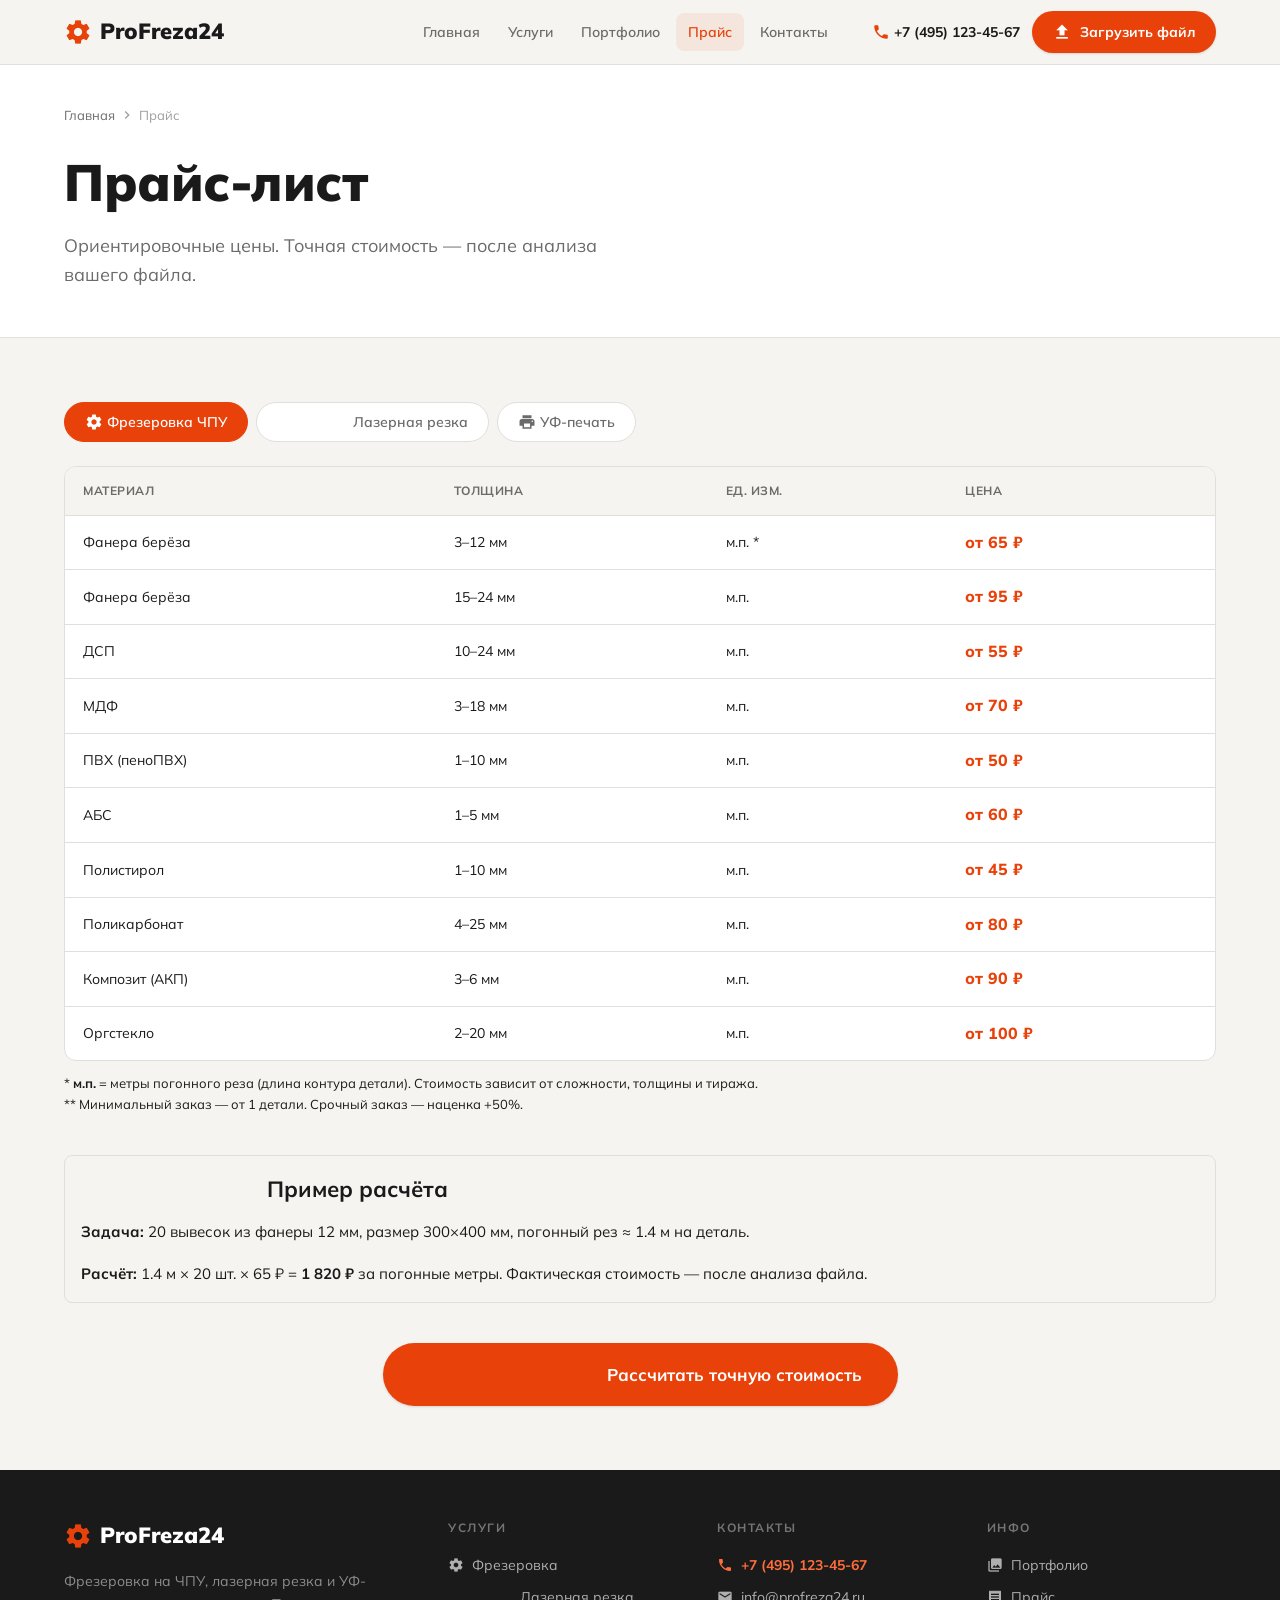
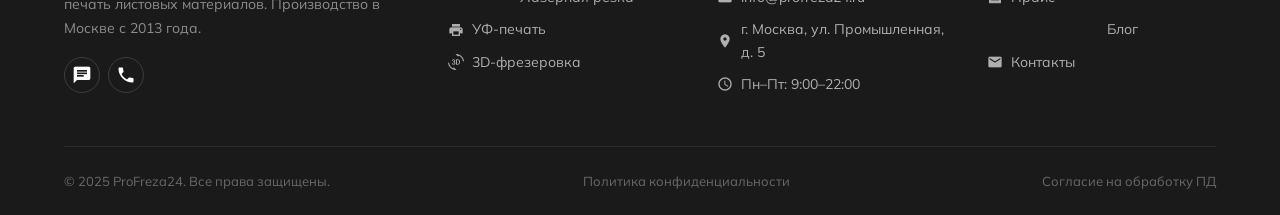
<file: price/index.html>
<!DOCTYPE html>
<html lang="ru">
<head>
  <meta charset="UTF-8">
  <meta name="viewport" content="width=device-width, initial-scale=1.0">
  <title>Прайс — ProFreza24</title>
  <link rel="preconnect" href="https://fonts.googleapis.com">
  <link href="https://fonts.googleapis.com/css2?family=Mulish:wght@400;500;600;700;800;900&display=swap" rel="stylesheet">
  <link href="https://fonts.googleapis.com/css2?family=Material+Icons" rel="stylesheet">
  <link rel="stylesheet" href="../css/style.css">
</head>
<body>

<div id="app-header"></div>

<!-- PAGE HERO -->
<section class="page-hero">
  <div class="container">
    <div id="breadcrumbs"></div>
    <h1 class="page-hero__title">Прайс-лист</h1>
    <p class="page-hero__sub">Ориентировочные цены. Точная стоимость — после анализа вашего файла.</p>
  </div>
</section>

<!-- PRICE CONTENT -->
<section class="section">
  <div class="container">
    <div class="price-tabs" id="priceTabs">
      <button class="price-tab active" data-target="price-frezerovka">
        <span class="material-icons icon-xs">settings</span> Фрезеровка ЧПУ
      </button>
      <button class="price-tab" data-target="price-lazer">
        <span class="material-icons icon-xs">bolt</span> Лазерная резка
      </button>
      <button class="price-tab" data-target="price-uv">
        <span class="material-icons icon-xs">print</span> УФ-печать
      </button>
    </div>

    <!-- Фрезеровка ЧПУ -->
    <div class="price-table-wrapper" id="price-frezerovka">
      <table class="price-table">
        <thead>
          <tr><th>Материал</th><th>Толщина</th><th>Ед. изм.</th><th>Цена</th></tr>
        </thead>
        <tbody>
          <tr><td>Фанера берёза</td><td>3–12 мм</td><td>м.п. *</td><td>от 65 ₽</td></tr>
          <tr><td>Фанера берёза</td><td>15–24 мм</td><td>м.п.</td><td>от 95 ₽</td></tr>
          <tr><td>ДСП</td><td>10–24 мм</td><td>м.п.</td><td>от 55 ₽</td></tr>
          <tr><td>МДФ</td><td>3–18 мм</td><td>м.п.</td><td>от 70 ₽</td></tr>
          <tr><td>ПВХ (пеноПВХ)</td><td>1–10 мм</td><td>м.п.</td><td>от 50 ₽</td></tr>
          <tr><td>АБС</td><td>1–5 мм</td><td>м.п.</td><td>от 60 ₽</td></tr>
          <tr><td>Полистирол</td><td>1–10 мм</td><td>м.п.</td><td>от 45 ₽</td></tr>
          <tr><td>Поликарбонат</td><td>4–25 мм</td><td>м.п.</td><td>от 80 ₽</td></tr>
          <tr><td>Композит (АКП)</td><td>3–6 мм</td><td>м.п.</td><td>от 90 ₽</td></tr>
          <tr><td>Оргстекло</td><td>2–20 мм</td><td>м.п.</td><td>от 100 ₽</td></tr>
        </tbody>
      </table>
    </div>

    <!-- Лазерная резка -->
    <div class="price-table-wrapper" id="price-lazer" style="display:none;">
      <table class="price-table">
        <thead>
          <tr><th>Материал</th><th>Толщина</th><th>Ед. изм.</th><th>Цена</th></tr>
        </thead>
        <tbody>
          <tr><td>Фанера берёза</td><td>3–12 мм</td><td>м.п.</td><td>от 50 ₽</td></tr>
          <tr><td>Полистирол</td><td>0.5–5 мм</td><td>м.п.</td><td>от 30 ₽</td></tr>
          <tr><td>Оргстекло</td><td>2–10 мм</td><td>м.п.</td><td>от 70 ₽</td></tr>
          <tr><td>ПЭТ</td><td>0.5–3 мм</td><td>м.п.</td><td>от 25 ₽</td></tr>
          <tr><td>Картон</td><td>0.5–2 мм</td><td>м.п.</td><td>от 20 ₽</td></tr>
        </tbody>
      </table>
    </div>

    <!-- УФ-печать -->
    <div class="price-table-wrapper" id="price-uv" style="display:none;">
      <table class="price-table">
        <thead>
          <tr><th>Материал</th><th>Толщина</th><th>Ед. изм.</th><th>Цена</th></tr>
        </thead>
        <tbody>
          <tr><td>Композит (АКП)</td><td>3–6 мм</td><td>м²</td><td>от 2 500 ₽</td></tr>
          <tr><td>ПВХ (пеноПВХ)</td><td>1–10 мм</td><td>м²</td><td>от 2 000 ₽</td></tr>
          <tr><td>Оргстекло</td><td>3–20 мм</td><td>м²</td><td>от 3 000 ₽</td></tr>
          <tr><td>МДФ</td><td>6–18 мм</td><td>м²</td><td>от 2 800 ₽</td></tr>
          <tr><td>Фанера</td><td>6–18 мм</td><td>м²</td><td>от 2 600 ₽</td></tr>
          <tr><td>Поликарбонат</td><td>4–10 мм</td><td>м²</td><td>от 3 200 ₽</td></tr>
          <tr><td>ПЭТ</td><td>1–3 мм</td><td>м²</td><td>от 2 200 ₽</td></tr>
        </tbody>
      </table>
    </div>

    <p style="font-size:13px; color:var(--ink-muted); margin-top:12px;">
      * <strong>м.п.</strong> = метры погонного реза (длина контура детали). Стоимость зависит от сложности, толщины и тиража.<br>
      ** Минимальный заказ — от 1 детали. Срочный заказ — наценка +50%.
    </p>

    <!-- Пример расчёта -->
    <div class="param-card" style="margin-top:40px;">
      <h3 style="font-size:22px; font-weight:700; margin-bottom:12px;">
        <span class="material-icons icon-sm">calculate</span> Пример расчёта
      </h3>
      <p style="font-size:15px; color:var(--ink-muted); line-height:1.7; margin-bottom:16px;">
        <strong>Задача:</strong> 20 вывесок из фанеры 12 мм, размер 300×400 мм, погонный рез ≈ 1.4 м на деталь.
      </p>
      <p style="font-size:15px; color:var(--ink-muted); line-height:1.7;">
        <strong>Расчёт:</strong> 1.4 м × 20 шт. × 65 ₽ = <span style="color:var(--accent); font-weight:700;">1 820 ₽</span> за погонные метры. Фактическая стоимость — после анализа файла.
      </p>
    </div>

    <!-- CTA -->
    <div style="margin-top:40px; text-align:center;">
      <a href="../kontakty/index.html" class="btn btn--primary btn--xl btn--round">
        <span class="material-icons icon-sm">calculate</span> Рассчитать точную стоимость
      </a>
    </div>
  </div>
</section>

<div id="app-footer"></div>

<script src="../js/templates.js"></script>
<script src="../js/main.js"></script>
<script>
  initApp('price/index.html');
  document.getElementById('breadcrumbs').innerHTML = renderBreadcrumbs([
    { href: 'index.html', label: 'Главная' },
    { label: 'Прайс' }
  ]);
</script>
</body>
</html>
</file>
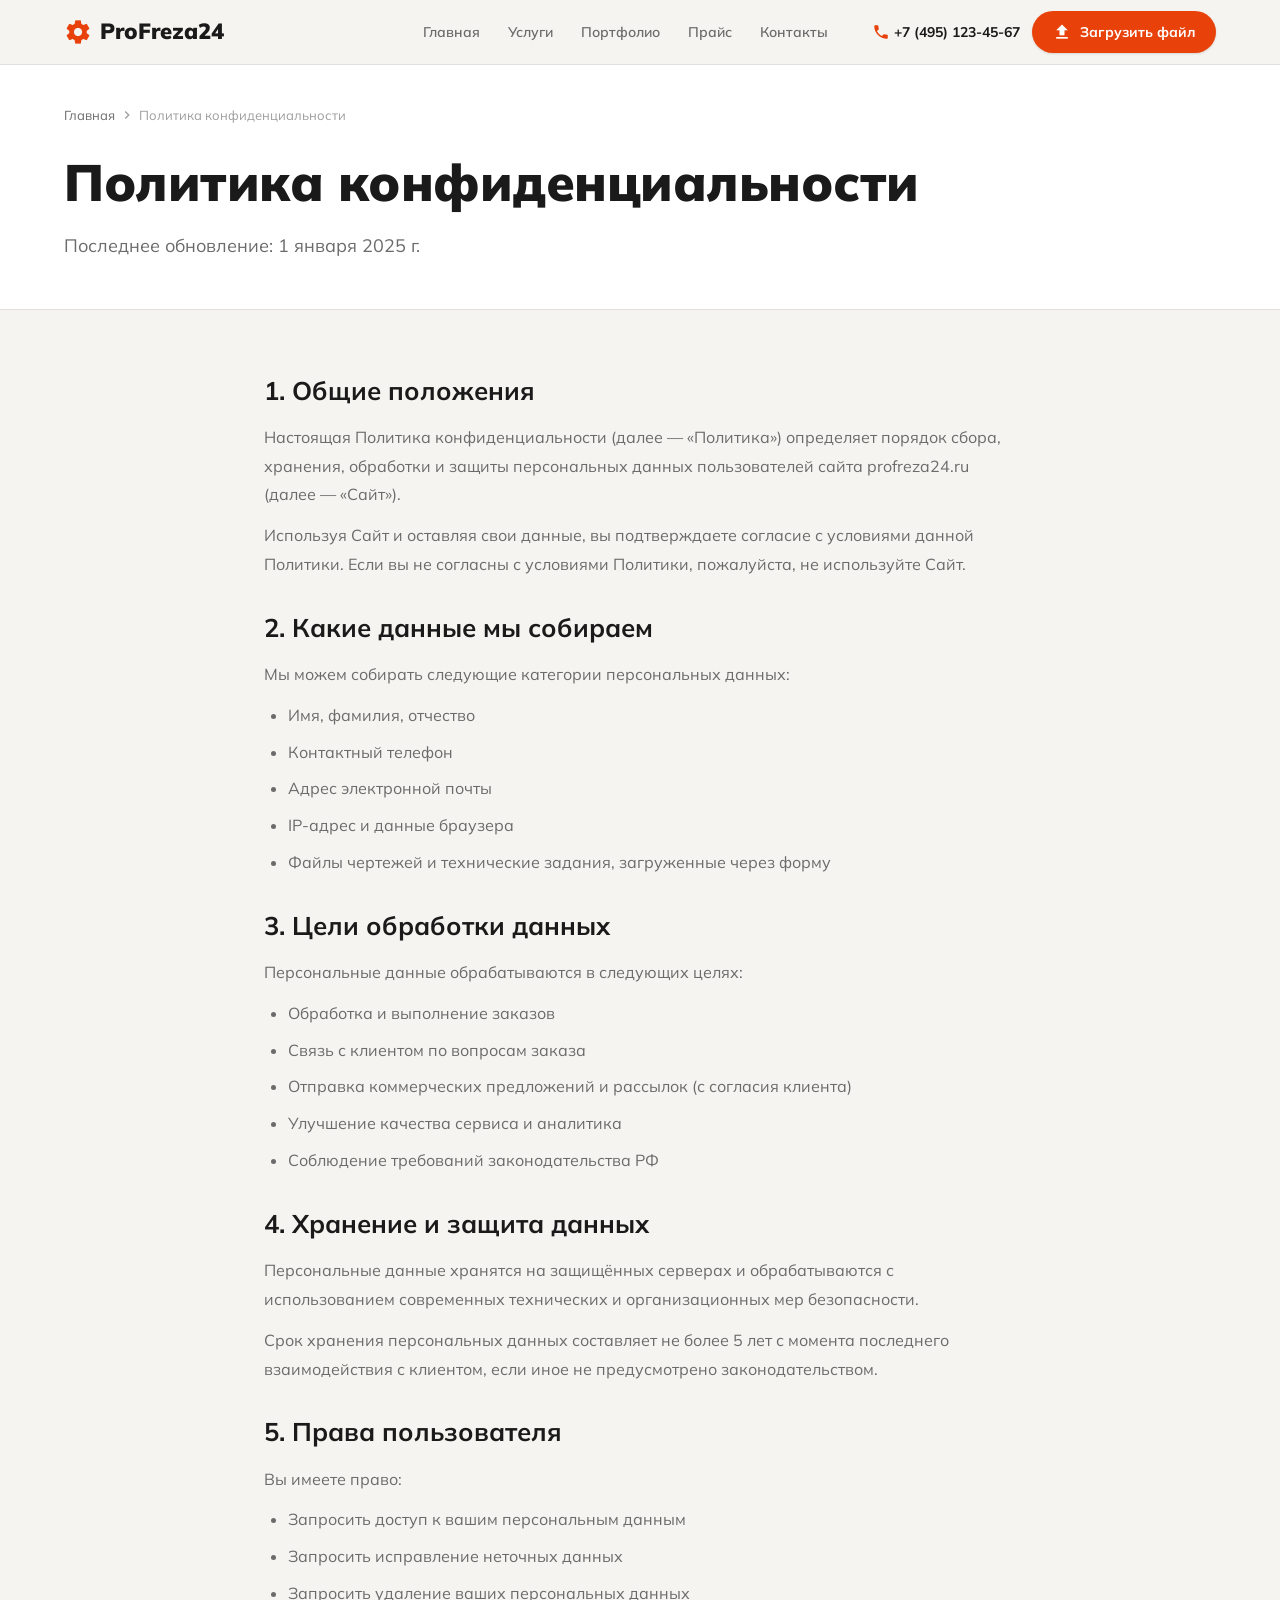
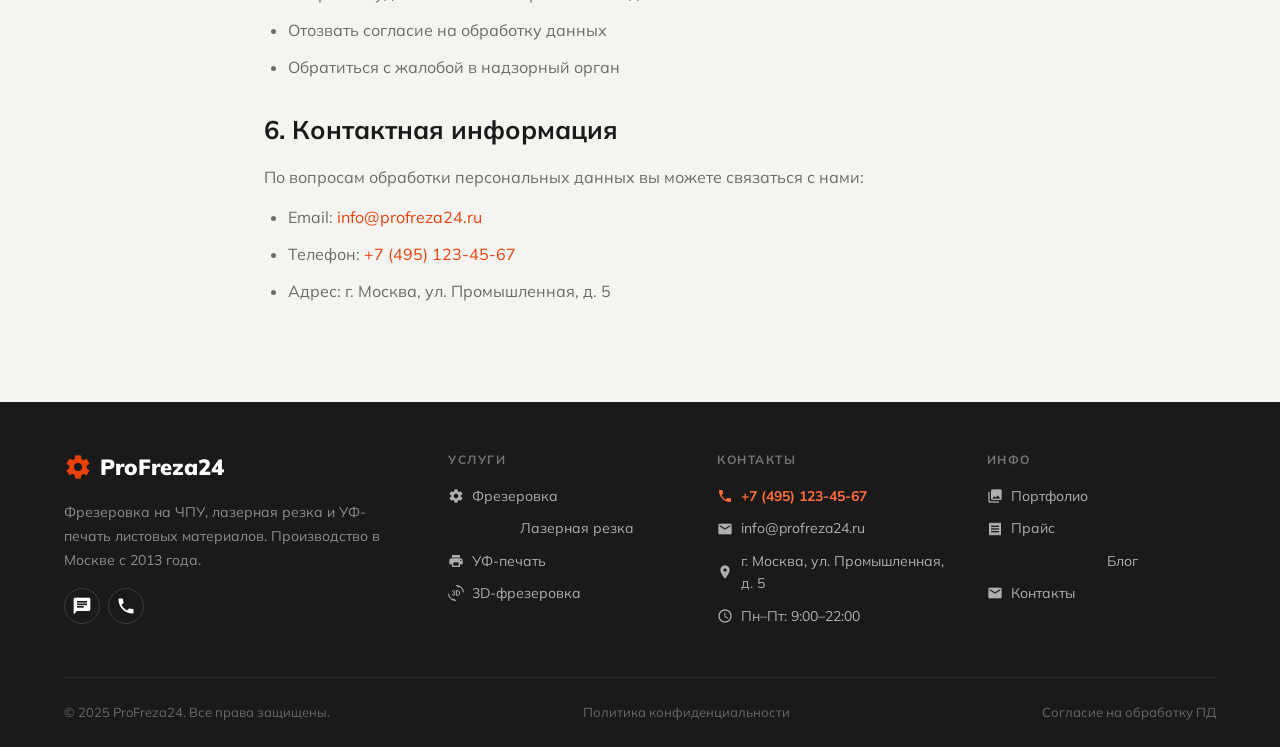
<file: privacy/index.html>
<!DOCTYPE html>
<html lang="ru">
<head>
  <meta charset="UTF-8">
  <meta name="viewport" content="width=device-width, initial-scale=1.0">
  <title>Политика конфиденциальности | ProFreza24</title>
  <link rel="preconnect" href="https://fonts.googleapis.com">
  <link href="https://fonts.googleapis.com/css2?family=Mulish:wght@400;500;600;700;800;900&display=swap" rel="stylesheet">
  <link href="https://fonts.googleapis.com/css2?family=Material+Icons" rel="stylesheet">
  <link rel="stylesheet" href="../css/style.css">
</head>
<body>

<!-- HEADER -->
<div id="app-header"></div>

<!-- PAGE HERO -->
<section class="page-hero">
  <div class="container">
    <div id="breadcrumbs"></div>
    <h1 class="page-hero__title">Политика конфиденциальности</h1>
    <p class="page-hero__sub">Последнее обновление: 1 января 2025 г.</p>
  </div>
</section>

<!-- CONTENT -->
<section class="section">
  <div class="container" style="max-width:800px;">
    <div class="fade-up" style="margin-bottom:var(--sp-8);">
      <h2 class="h3" style="margin-bottom:var(--sp-4);">1. Общие положения</h2>
      <p style="color:var(--on-surface-2);line-height:1.8;margin-bottom:var(--sp-3);">Настоящая Политика конфиденциальности (далее — «Политика») определяет порядок сбора, хранения, обработки и защиты персональных данных пользователей сайта profreza24.ru (далее — «Сайт»).</p>
      <p style="color:var(--on-surface-2);line-height:1.8;">Используя Сайт и оставляя свои данные, вы подтверждаете согласие с условиями данной Политики. Если вы не согласны с условиями Политики, пожалуйста, не используйте Сайт.</p>
    </div>

    <div class="fade-up" style="margin-bottom:var(--sp-8);">
      <h2 class="h3" style="margin-bottom:var(--sp-4);">2. Какие данные мы собираем</h2>
      <p style="color:var(--on-surface-2);line-height:1.8;margin-bottom:var(--sp-3);">Мы можем собирать следующие категории персональных данных:</p>
      <ul style="color:var(--on-surface-2);line-height:1.8;padding-left:var(--sp-6);list-style:disc;">
        <li style="margin-bottom:var(--sp-2);">Имя, фамилия, отчество</li>
        <li style="margin-bottom:var(--sp-2);">Контактный телефон</li>
        <li style="margin-bottom:var(--sp-2);">Адрес электронной почты</li>
        <li style="margin-bottom:var(--sp-2);">IP-адрес и данные браузера</li>
        <li>Файлы чертежей и технические задания, загруженные через форму</li>
      </ul>
    </div>

    <div class="fade-up" style="margin-bottom:var(--sp-8);">
      <h2 class="h3" style="margin-bottom:var(--sp-4);">3. Цели обработки данных</h2>
      <p style="color:var(--on-surface-2);line-height:1.8;margin-bottom:var(--sp-3);">Персональные данные обрабатываются в следующих целях:</p>
      <ul style="color:var(--on-surface-2);line-height:1.8;padding-left:var(--sp-6);list-style:disc;">
        <li style="margin-bottom:var(--sp-2);">Обработка и выполнение заказов</li>
        <li style="margin-bottom:var(--sp-2);">Связь с клиентом по вопросам заказа</li>
        <li style="margin-bottom:var(--sp-2);">Отправка коммерческих предложений и рассылок (с согласия клиента)</li>
        <li style="margin-bottom:var(--sp-2);">Улучшение качества сервиса и аналитика</li>
        <li>Соблюдение требований законодательства РФ</li>
      </ul>
    </div>

    <div class="fade-up" style="margin-bottom:var(--sp-8);">
      <h2 class="h3" style="margin-bottom:var(--sp-4);">4. Хранение и защита данных</h2>
      <p style="color:var(--on-surface-2);line-height:1.8;margin-bottom:var(--sp-3);">Персональные данные хранятся на защищённых серверах и обрабатываются с использованием современных технических и организационных мер безопасности.</p>
      <p style="color:var(--on-surface-2);line-height:1.8;">Срок хранения персональных данных составляет не более 5 лет с момента последнего взаимодействия с клиентом, если иное не предусмотрено законодательством.</p>
    </div>

    <div class="fade-up" style="margin-bottom:var(--sp-8);">
      <h2 class="h3" style="margin-bottom:var(--sp-4);">5. Права пользователя</h2>
      <p style="color:var(--on-surface-2);line-height:1.8;margin-bottom:var(--sp-3);">Вы имеете право:</p>
      <ul style="color:var(--on-surface-2);line-height:1.8;padding-left:var(--sp-6);list-style:disc;">
        <li style="margin-bottom:var(--sp-2);">Запросить доступ к вашим персональным данным</li>
        <li style="margin-bottom:var(--sp-2);">Запросить исправление неточных данных</li>
        <li style="margin-bottom:var(--sp-2);">Запросить удаление ваших персональных данных</li>
        <li style="margin-bottom:var(--sp-2);">Отозвать согласие на обработку данных</li>
        <li>Обратиться с жалобой в надзорный орган</li>
      </ul>
    </div>

    <div class="fade-up" style="margin-bottom:var(--sp-8);">
      <h2 class="h3" style="margin-bottom:var(--sp-4);">6. Контактная информация</h2>
      <p style="color:var(--on-surface-2);line-height:1.8;margin-bottom:var(--sp-3);">По вопросам обработки персональных данных вы можете связаться с нами:</p>
      <ul style="color:var(--on-surface-2);line-height:1.8;padding-left:var(--sp-6);list-style:disc;">
        <li style="margin-bottom:var(--sp-2);">Email: <a href="mailto:info@profreza24.ru" style="color:var(--primary);">info@profreza24.ru</a></li>
        <li style="margin-bottom:var(--sp-2);">Телефон: <a href="tel:+74951234567" style="color:var(--primary);">+7 (495) 123-45-67</a></li>
        <li>Адрес: г. Москва, ул. Промышленная, д. 5</li>
      </ul>
    </div>
  </div>
</section>

<!-- FOOTER -->
<div id="app-footer"></div>

<script src="../js/templates.js"></script>
<script src="../js/main.js"></script>
<script>
  initApp('privacy/index.html');
  document.getElementById('breadcrumbs').innerHTML = renderBreadcrumbs([
    { href: 'index.html', label: 'Главная' },
    { label: 'Политика конфиденциальности' }
  ]);
</script>
</body>
</html>
</file>
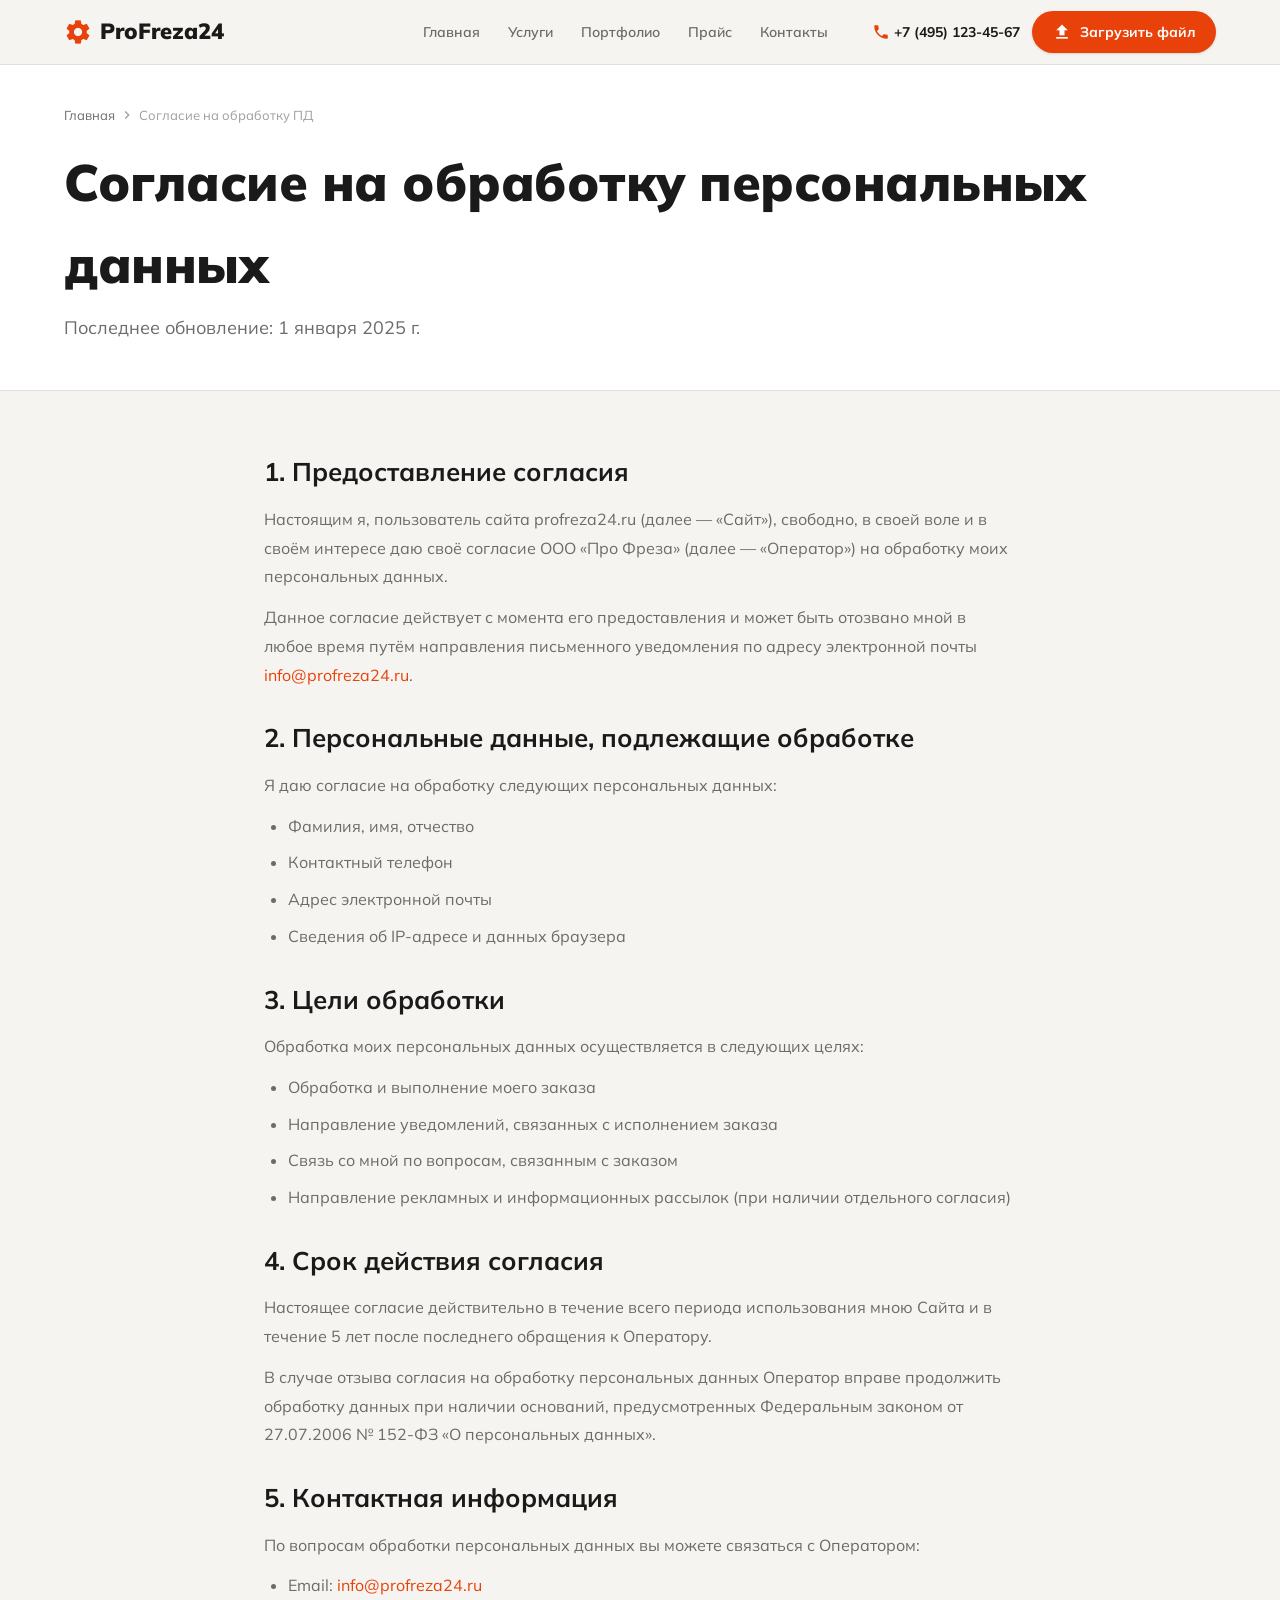
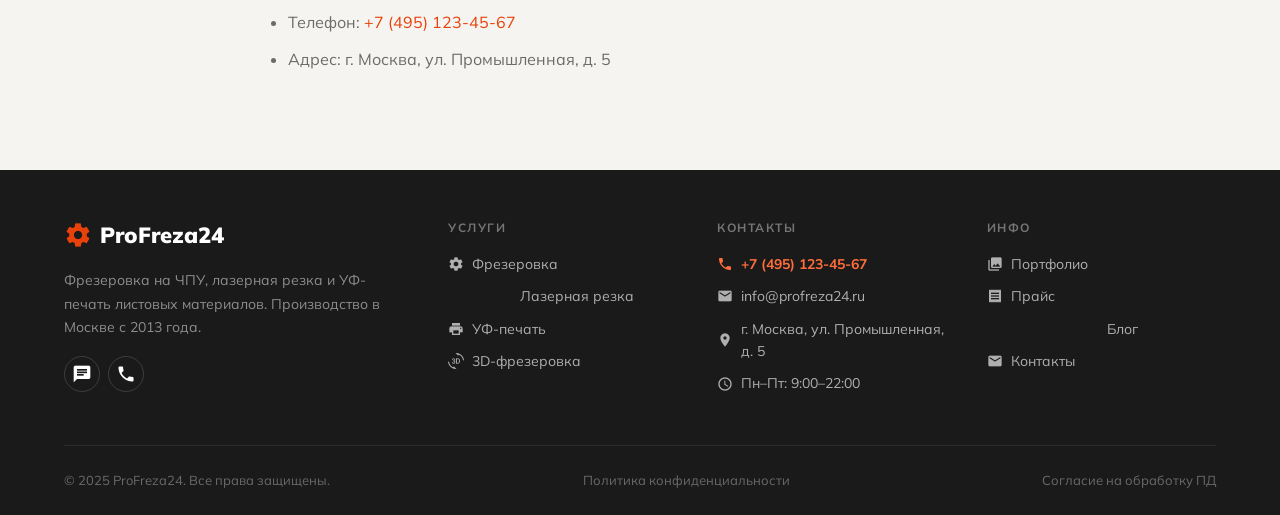
<file: soglasie-na-obrabotku-personalnykh-dannykh/index.html>
<!DOCTYPE html>
<html lang="ru">
<head>
  <meta charset="UTF-8">
  <meta name="viewport" content="width=device-width, initial-scale=1.0">
  <title>Согласие на обработку персональных данных | ProFreza24</title>
  <link rel="preconnect" href="https://fonts.googleapis.com">
  <link href="https://fonts.googleapis.com/css2?family=Mulish:wght@400;500;600;700;800;900&display=swap" rel="stylesheet">
  <link href="https://fonts.googleapis.com/css2?family=Material+Icons" rel="stylesheet">
  <link rel="stylesheet" href="../../css/style.css">
</head>
<body>

<!-- HEADER -->
<div id="app-header"></div>

<!-- PAGE HERO -->
<section class="page-hero">
  <div class="container">
    <div id="breadcrumbs"></div>
    <h1 class="page-hero__title">Согласие на обработку персональных данных</h1>
    <p class="page-hero__sub">Последнее обновление: 1 января 2025 г.</p>
  </div>
</section>

<!-- CONTENT -->
<section class="section">
  <div class="container" style="max-width:800px;">
    <div class="fade-up" style="margin-bottom:var(--sp-8);">
      <h2 class="h3" style="margin-bottom:var(--sp-4);">1. Предоставление согласия</h2>
      <p style="color:var(--on-surface-2);line-height:1.8;margin-bottom:var(--sp-3);">Настоящим я, пользователь сайта profreza24.ru (далее — «Сайт»), свободно, в своей воле и в своём интересе даю своё согласие ООО «Про Фреза» (далее — «Оператор») на обработку моих персональных данных.</p>
      <p style="color:var(--on-surface-2);line-height:1.8;">Данное согласие действует с момента его предоставления и может быть отозвано мной в любое время путём направления письменного уведомления по адресу электронной почты <a href="mailto:info@profreza24.ru" style="color:var(--primary);">info@profreza24.ru</a>.</p>
    </div>

    <div class="fade-up" style="margin-bottom:var(--sp-8);">
      <h2 class="h3" style="margin-bottom:var(--sp-4);">2. Персональные данные, подлежащие обработке</h2>
      <p style="color:var(--on-surface-2);line-height:1.8;margin-bottom:var(--sp-3);">Я даю согласие на обработку следующих персональных данных:</p>
      <ul style="color:var(--on-surface-2);line-height:1.8;padding-left:var(--sp-6);list-style:disc;">
        <li style="margin-bottom:var(--sp-2);">Фамилия, имя, отчество</li>
        <li style="margin-bottom:var(--sp-2);">Контактный телефон</li>
        <li style="margin-bottom:var(--sp-2);">Адрес электронной почты</li>
        <li>Сведения об IP-адресе и данных браузера</li>
      </ul>
    </div>

    <div class="fade-up" style="margin-bottom:var(--sp-8);">
      <h2 class="h3" style="margin-bottom:var(--sp-4);">3. Цели обработки</h2>
      <p style="color:var(--on-surface-2);line-height:1.8;margin-bottom:var(--sp-3);">Обработка моих персональных данных осуществляется в следующих целях:</p>
      <ul style="color:var(--on-surface-2);line-height:1.8;padding-left:var(--sp-6);list-style:disc;">
        <li style="margin-bottom:var(--sp-2);">Обработка и выполнение моего заказа</li>
        <li style="margin-bottom:var(--sp-2);">Направление уведомлений, связанных с исполнением заказа</li>
        <li style="margin-bottom:var(--sp-2);">Связь со мной по вопросам, связанным с заказом</li>
        <li>Направление рекламных и информационных рассылок (при наличии отдельного согласия)</li>
      </ul>
    </div>

    <div class="fade-up" style="margin-bottom:var(--sp-8);">
      <h2 class="h3" style="margin-bottom:var(--sp-4);">4. Срок действия согласия</h2>
      <p style="color:var(--on-surface-2);line-height:1.8;margin-bottom:var(--sp-3);">Настоящее согласие действительно в течение всего периода использования мною Сайта и в течение 5 лет после последнего обращения к Оператору.</p>
      <p style="color:var(--on-surface-2);line-height:1.8;">В случае отзыва согласия на обработку персональных данных Оператор вправе продолжить обработку данных при наличии оснований, предусмотренных Федеральным законом от 27.07.2006 № 152-ФЗ «О персональных данных».</p>
    </div>

    <div class="fade-up" style="margin-bottom:var(--sp-8);">
      <h2 class="h3" style="margin-bottom:var(--sp-4);">5. Контактная информация</h2>
      <p style="color:var(--on-surface-2);line-height:1.8;margin-bottom:var(--sp-3);">По вопросам обработки персональных данных вы можете связаться с Оператором:</p>
      <ul style="color:var(--on-surface-2);line-height:1.8;padding-left:var(--sp-6);list-style:disc;">
        <li style="margin-bottom:var(--sp-2);">Email: <a href="mailto:info@profreza24.ru" style="color:var(--primary);">info@profreza24.ru</a></li>
        <li style="margin-bottom:var(--sp-2);">Телефон: <a href="tel:+74951234567" style="color:var(--primary);">+7 (495) 123-45-67</a></li>
        <li>Адрес: г. Москва, ул. Промышленная, д. 5</li>
      </ul>
    </div>
  </div>
</section>

<!-- FOOTER -->
<div id="app-footer"></div>

<script src="../../js/templates.js"></script>
<script src="../../js/main.js"></script>
<script>
  initApp('soglasie-na-obrabotku-personalnykh-dannykh/index.html');
  document.getElementById('breadcrumbs').innerHTML = renderBreadcrumbs([
    { href: 'index.html', label: 'Главная' },
    { label: 'Согласие на обработку ПД' }
  ]);
</script>
</body>
</html>
</file>
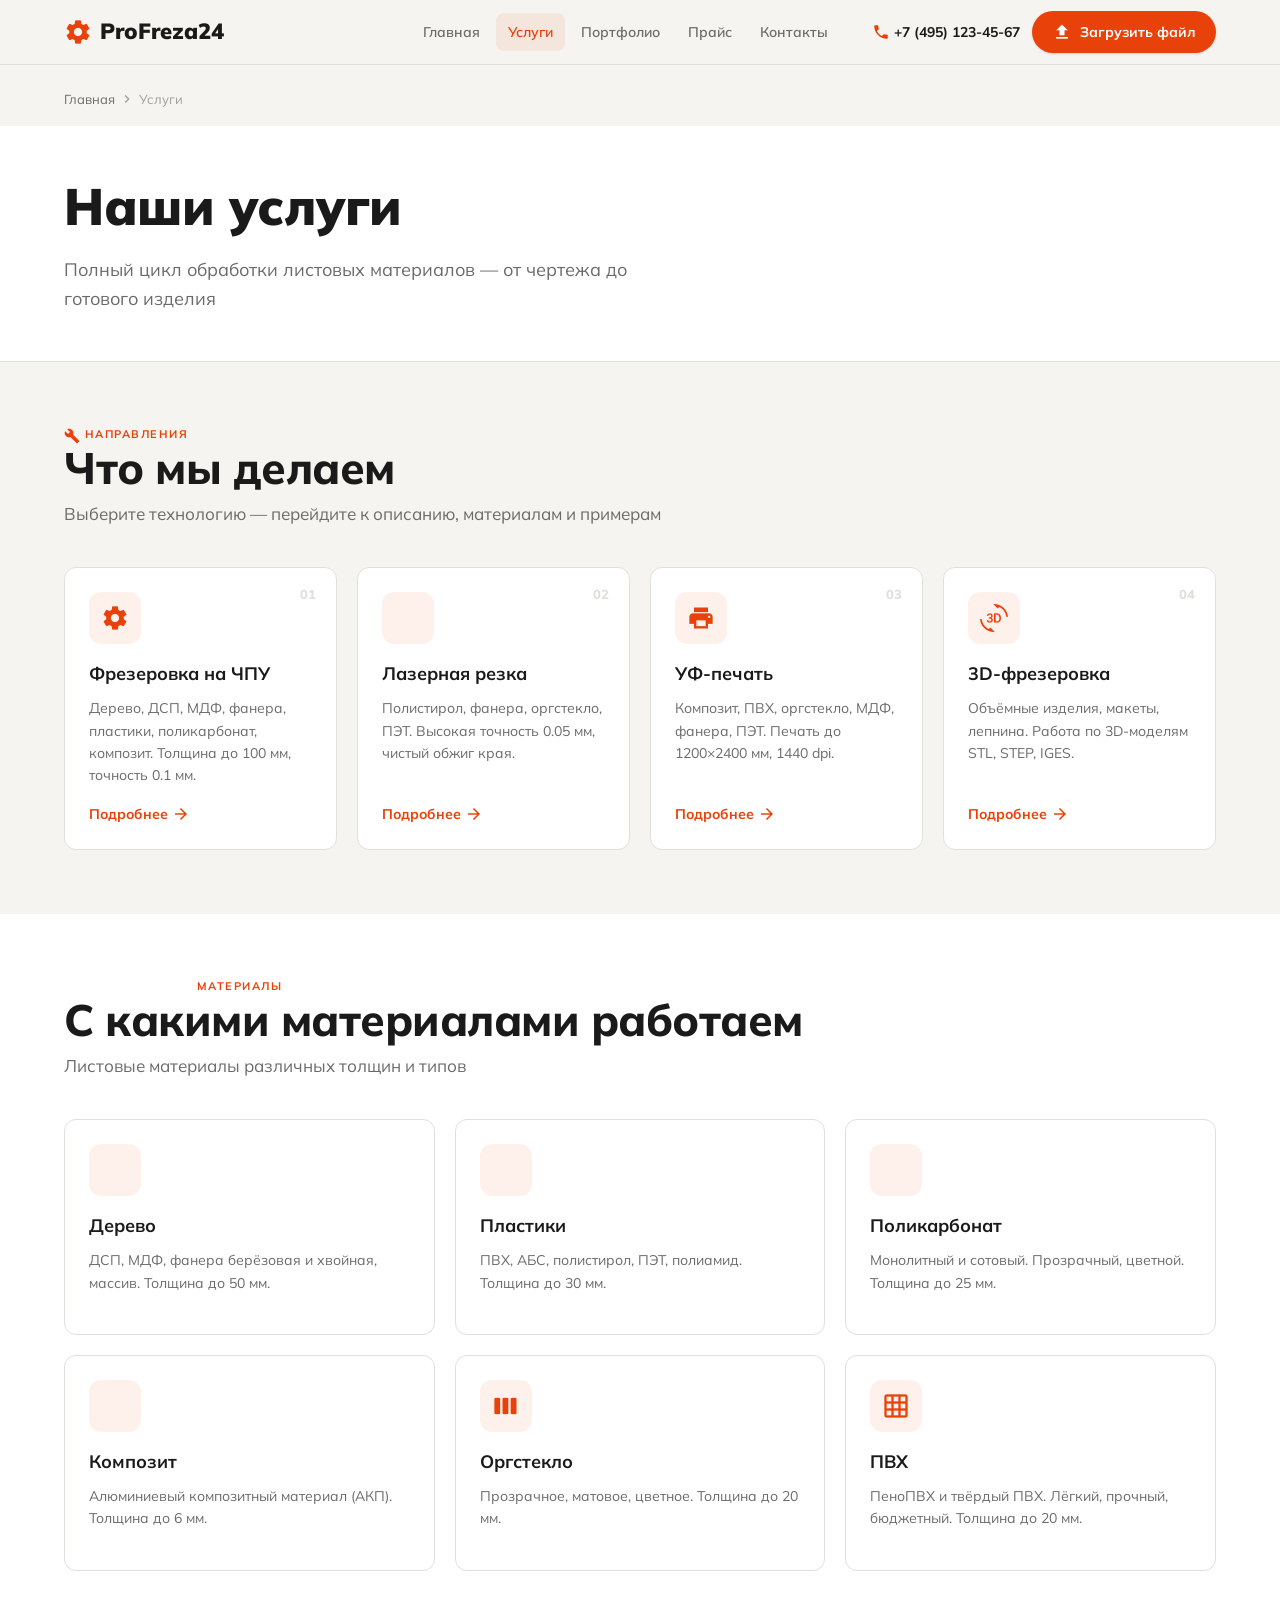
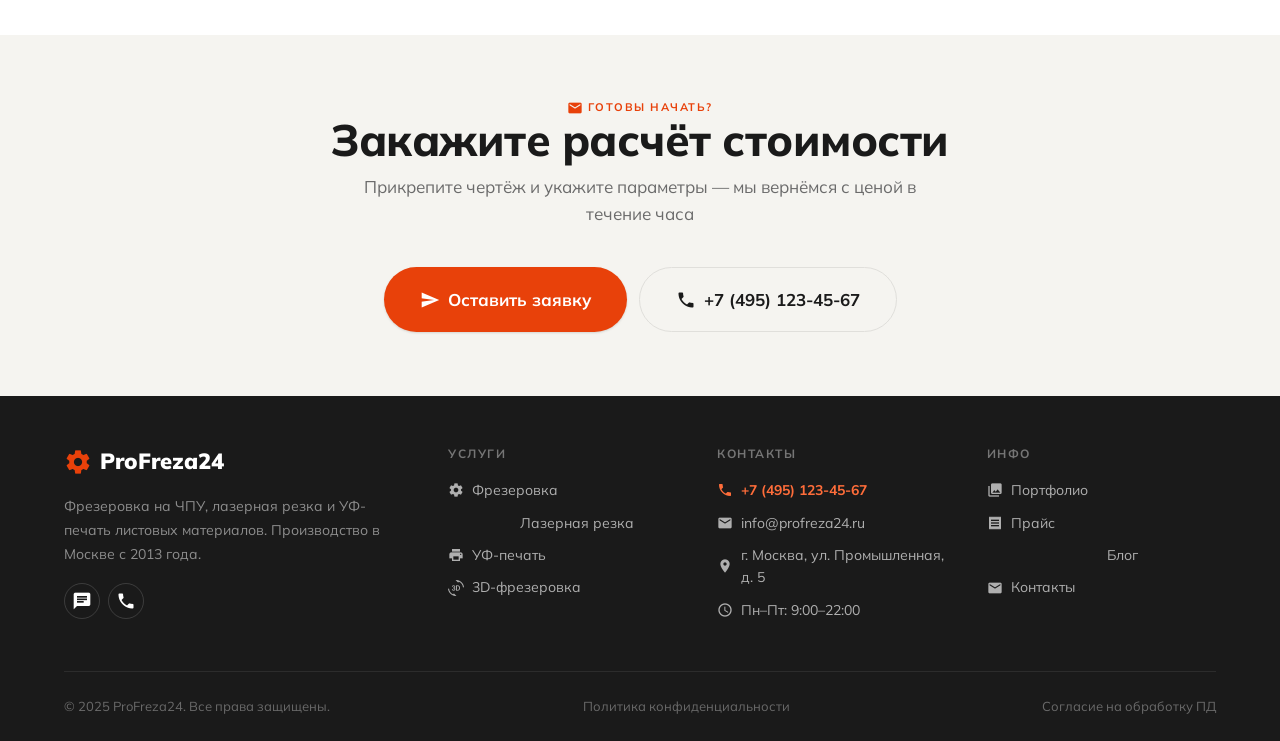
<file: uslugi/index.html>
<!DOCTYPE html>
<html lang="ru">
<head>
  <meta charset="UTF-8">
  <meta name="viewport" content="width=device-width, initial-scale=1.0">
  <title>Услуги — ProFreza24</title>
  <link rel="preconnect" href="https://fonts.googleapis.com">
  <link href="https://fonts.googleapis.com/css2?family=Mulish:wght@400;500;600;700;800;900&display=swap" rel="stylesheet">
  <link href="https://fonts.googleapis.com/css2?family=Material+Icons" rel="stylesheet">
  <link rel="stylesheet" href="../css/style.css">
</head>
<body>

<div id="app-header"></div>

<main>
  <!-- BREADCRUMBS -->
  <section class="section" style="padding-top:var(--sp-6); padding-bottom:0;">
    <div class="container">
      <div id="breadcrumbs-root"></div>
    </div>
  </section>

  <!-- PAGE HERO -->
  <section class="page-hero">
    <div class="container">
      <h1 class="page-hero__title">Наши услуги</h1>
      <p class="page-hero__sub">Полный цикл обработки листовых материалов — от чертежа до готового изделия</p>
    </div>
  </section>

  <!-- SERVICES GRID -->
  <section class="section">
    <div class="container">
      <div class="section__header">
        <p class="overline"><span class="material-icons icon-xs">build</span> Направления</p>
        <h2 class="section__title">Что мы делаем</h2>
        <p class="section__sub">Выберите технологию — перейдите к описанию, материалам и примерам</p>
      </div>
      <div class="services-grid">
        <a href="frezerovka-na-chpu/index.html" class="service-card fade-up">
          <div class="service-card__icon"><span class="material-icons">settings</span></div>
          <div class="service-card__num">01</div>
          <h3 class="service-card__title">Фрезеровка на ЧПУ</h3>
          <p class="service-card__desc">Дерево, ДСП, МДФ, фанера, пластики, поликарбонат, композит. Толщина до 100 мм, точность 0.1 мм.</p>
          <span class="service-card__link">Подробнее <span class="material-icons">arrow_forward</span></span>
        </a>
        <a href="../lazernaya-rezka/index.html" class="service-card fade-up">
          <div class="service-card__icon"><span class="material-icons">bolt</span></div>
          <div class="service-card__num">02</div>
          <h3 class="service-card__title">Лазерная резка</h3>
          <p class="service-card__desc">Полистирол, фанера, оргстекло, ПЭТ. Высокая точность 0.05 мм, чистый обжиг края.</p>
          <span class="service-card__link">Подробнее <span class="material-icons">arrow_forward</span></span>
        </a>
        <a href="uf-pechat/index.html" class="service-card fade-up">
          <div class="service-card__icon"><span class="material-icons">print</span></div>
          <div class="service-card__num">03</div>
          <h3 class="service-card__title">УФ-печать</h3>
          <p class="service-card__desc">Композит, ПВХ, оргстекло, МДФ, фанера, ПЭТ. Печать до 1200×2400 мм, 1440 dpi.</p>
          <span class="service-card__link">Подробнее <span class="material-icons">arrow_forward</span></span>
        </a>
        <a href="#3d" class="service-card fade-up">
          <div class="service-card__icon"><span class="material-icons">3d_rotation</span></div>
          <div class="service-card__num">04</div>
          <h3 class="service-card__title">3D-фрезеровка</h3>
          <p class="service-card__desc">Объёмные изделия, макеты, лепнина. Работа по 3D-моделям STL, STEP, IGES.</p>
          <span class="service-card__link">Подробнее <span class="material-icons">arrow_forward</span></span>
        </a>
      </div>
    </div>
  </section>

  <!-- MATERIALS GRID -->
  <section class="section section--surface">
    <div class="container">
      <div class="section__header">
        <p class="overline"><span class="material-icons icon-xs">category</span> Материалы</p>
        <h2 class="section__title">С какими материалами работаем</h2>
        <p class="section__sub">Листовые материалы различных толщин и типов</p>
      </div>
      <div class="services-grid" style="grid-template-columns: repeat(3, 1fr);">
        <div class="service-card fade-up">
          <div class="service-card__icon"><span class="material-icons">park</span></div>
          <h3 class="service-card__title">Дерево</h3>
          <p class="service-card__desc">ДСП, МДФ, фанера берёзовая и хвойная, массив. Толщина до 50 мм.</p>
        </div>
        <div class="service-card fade-up">
          <div class="service-card__icon"><span class="material-icons">category</span></div>
          <h3 class="service-card__title">Пластики</h3>
          <p class="service-card__desc">ПВХ, АБС, полистирол, ПЭТ, полиамид. Толщина до 30 мм.</p>
        </div>
        <div class="service-card fade-up">
          <div class="service-card__icon"><span class="material-icons">diamond</span></div>
          <h3 class="service-card__title">Поликарбонат</h3>
          <p class="service-card__desc">Монолитный и сотовый. Прозрачный, цветной. Толщина до 25 мм.</p>
        </div>
        <div class="service-card fade-up">
          <div class="service-card__icon"><span class="material-icons">apartment</span></div>
          <h3 class="service-card__title">Композит</h3>
          <p class="service-card__desc">Алюминиевый композитный материал (АКП). Толщина до 6 мм.</p>
        </div>
        <div class="service-card fade-up">
          <div class="service-card__icon"><span class="material-icons">view_week</span></div>
          <h3 class="service-card__title">Оргстекло</h3>
          <p class="service-card__desc">Прозрачное, матовое, цветное. Толщина до 20 мм.</p>
        </div>
        <div class="service-card fade-up">
          <div class="service-card__icon"><span class="material-icons">grid_on</span></div>
          <h3 class="service-card__title">ПВХ</h3>
          <p class="service-card__desc">ПеноПВХ и твёрдый ПВХ. Лёгкий, прочный, бюджетный. Толщина до 20 мм.</p>
        </div>
      </div>
    </div>
  </section>

  <!-- CTA -->
  <section class="section">
    <div class="container" style="text-align:center;">
      <div class="section__header" style="text-align:center;">
        <p class="overline" style="justify-content:center;"><span class="material-icons icon-xs">mail</span> Готовы начать?</p>
        <h2 class="section__title">Закажите расчёт стоимости</h2>
        <p class="section__sub" style="margin:0 auto;">Прикрепите чертёж и укажите параметры — мы вернёмся с ценой в течение часа</p>
      </div>
      <div style="display:flex; gap:var(--sp-3); justify-content:center; flex-wrap:wrap; margin-top:var(--sp-6);">
        <a href="../kontakty/index.html" class="btn btn--primary btn--xl btn--round">
          <span class="material-icons icon-sm">send</span> Оставить заявку
        </a>
        <a href="tel:+74951234567" class="btn btn--gray btn--xl btn--round">
          <span class="material-icons icon-sm">call</span> +7 (495) 123-45-67
        </a>
      </div>
    </div>
  </section>
</main>

<div id="app-footer"></div>

<script src="../js/templates.js"></script>
<script src="../js/main.js"></script>
<script>
  document.getElementById('breadcrumbs-root').innerHTML = renderBreadcrumbs([
    { href: 'index.html', label: 'Главная' },
    { label: 'Услуги' }
  ]);
  initApp('uslugi/index.html');
</script>
</body>
</html>
</file>
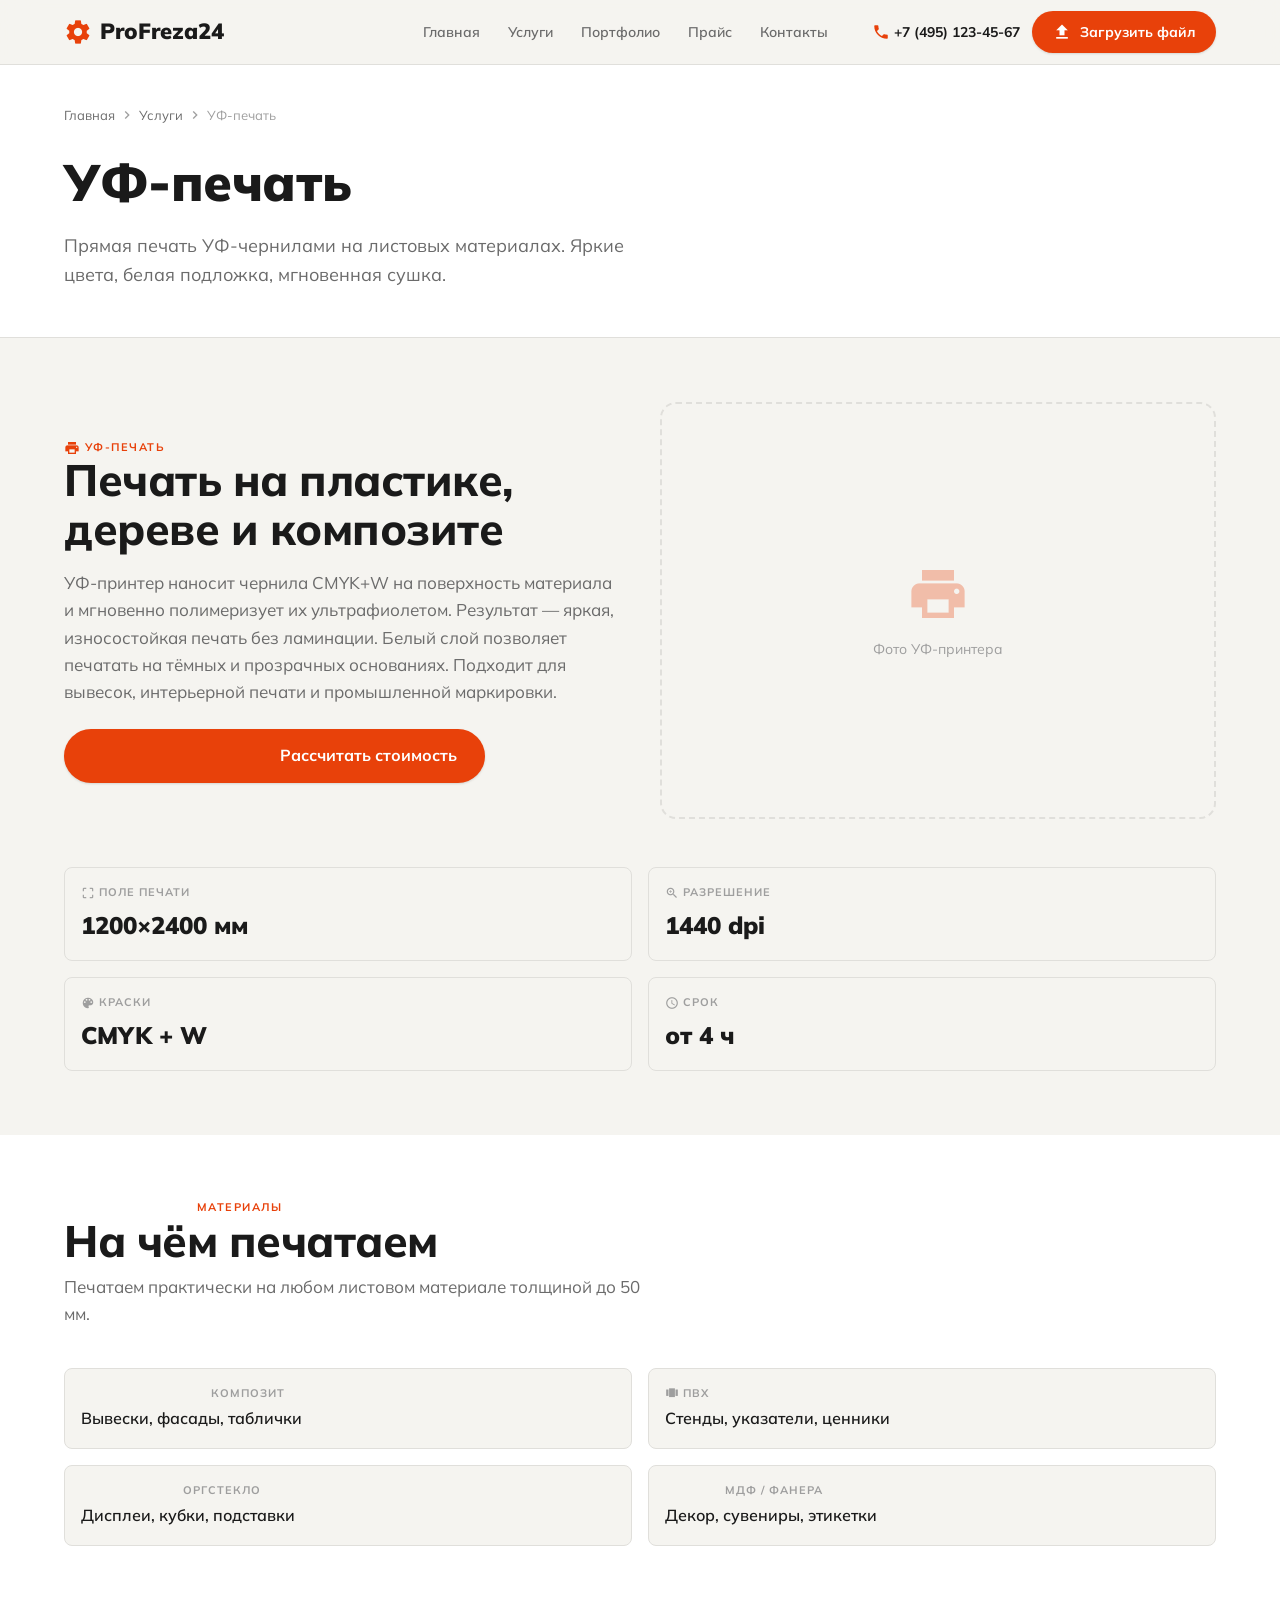
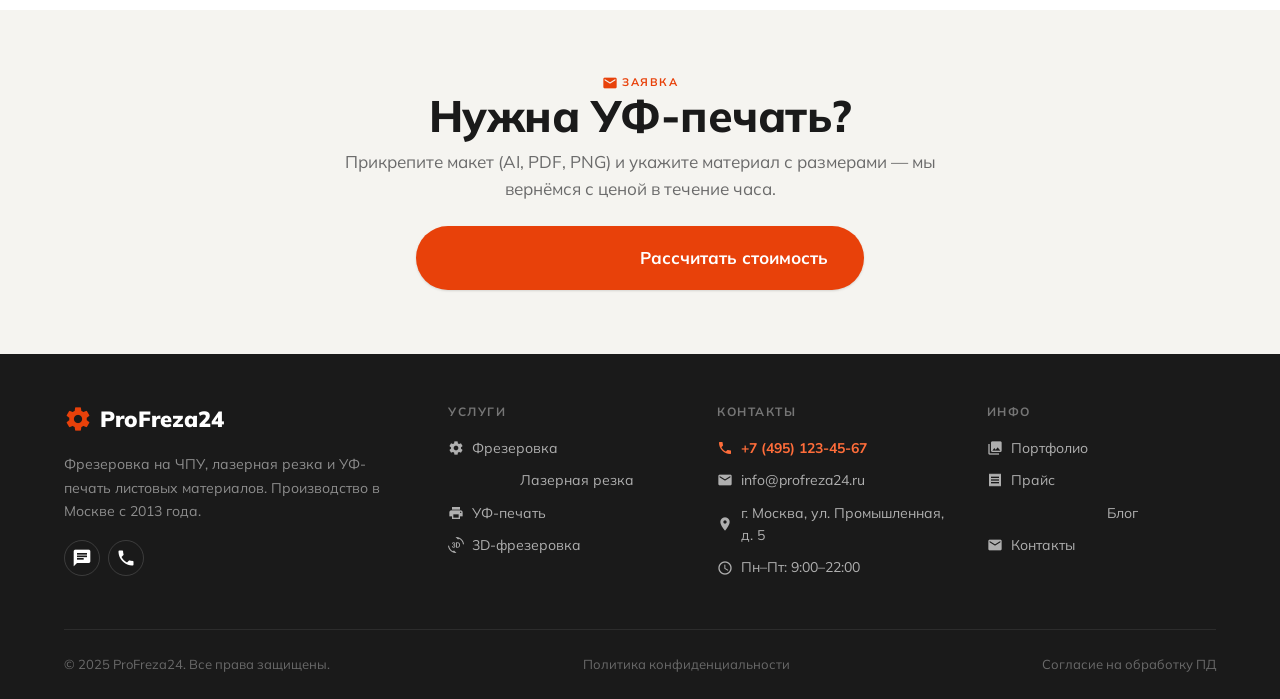
<file: uslugi/uf-pechat/index.html>
<!DOCTYPE html>
<html lang="ru">
<head>
  <meta charset="UTF-8">
  <meta name="viewport" content="width=device-width, initial-scale=1.0">
  <title>УФ-печать — ProFreza24</title>
  <meta name="description" content="УФ-печать на листовых материалах. Разрешение 1440 dpi, краски CMYK+W, поле 1200×2400 мм. Срок от 4 часов. Производство в Москве.">
  <link rel="preconnect" href="https://fonts.googleapis.com">
  <link href="https://fonts.googleapis.com/css2?family=Mulish:wght@400;500;600;700;800;900&display=swap" rel="stylesheet">
  <link href="https://fonts.googleapis.com/css2?family=Material+Icons" rel="stylesheet">
  <link rel="stylesheet" href="../../css/style.css">
</head>
<body>

<!-- HEADER -->
<div id="app-header"></div>

<!-- BREADCRUMBS -->
<section class="page-hero">
  <div class="container">
    <div id="breadcrumbs"></div>
    <h1 class="page-hero__title">УФ-печать</h1>
    <p class="page-hero__sub">Прямая печать УФ-чернилами на листовых материалах. Яркие цвета, белая подложка, мгновенная сушка.</p>
  </div>
</section>

<!-- DETAIL -->
<section class="section service-detail">
  <div class="container">
    <div class="service-detail__grid">
      <div>
        <p class="overline"><span class="material-icons icon-xs">print</span> УФ-печать</p>
        <h2 class="section__title" style="margin-bottom:var(--sp-4)">Печать на пластике, дереве и композите</h2>
        <p class="section__sub">УФ-принтер наносит чернила CMYK+W на поверхность материала и мгновенно полимеризует их ультрафиолетом. Результат — яркая, износостойкая печать без ламинации. Белый слой позволяет печатать на тёмных и прозрачных основаниях. Подходит для вывесок, интерьерной печати и промышленной маркировки.</p>
        <a href="../../kontakty/index.html" class="btn btn--primary btn--lg btn--round" style="margin-top:var(--sp-6)">
          <span class="material-icons icon-sm">calculate</span> Рассчитать стоимость
        </a>
      </div>
      <div class="hero__placeholder" style="min-height:320px">
        <span class="material-icons" style="font-size:64px;color:var(--primary)">print</span>
        <span class="body2">Фото УФ-принтера</span>
      </div>
    </div>

    <!-- PARAMS -->
    <div class="service-detail__params">
      <div class="param-card">
        <div class="param-card__label"><span class="material-icons">crop_free</span> Поле печати</div>
        <div class="param-card__value">1200×2400 мм</div>
      </div>
      <div class="param-card">
        <div class="param-card__label"><span class="material-icons">zoom_in</span> Разрешение</div>
        <div class="param-card__value">1440 dpi</div>
      </div>
      <div class="param-card">
        <div class="param-card__label"><span class="material-icons">palette</span> Краски</div>
        <div class="param-card__value">CMYK + W</div>
      </div>
      <div class="param-card">
        <div class="param-card__label"><span class="material-icons">schedule</span> Срок</div>
        <div class="param-card__value">от 4 ч</div>
      </div>
    </div>
  </div>
</section>

<!-- MATERIALS -->
<section class="section section--surface">
  <div class="container">
    <div class="section__header">
      <p class="overline"><span class="material-icons icon-xs">category</span> Материалы</p>
      <h2 class="section__title">На чём печатаем</h2>
      <p class="section__sub">Печатаем практически на любом листовом материале толщиной до 50 мм.</p>
    </div>
    <div class="service-detail__params">
      <div class="param-card">
        <div class="param-card__label"><span class="material-icons">apartment</span> Композит</div>
        <div class="param-card__value" style="font-size:16px;font-weight:600">Вывески, фасады, таблички</div>
      </div>
      <div class="param-card">
        <div class="param-card__label"><span class="material-icons">view_carousel</span> ПВХ</div>
        <div class="param-card__value" style="font-size:16px;font-weight:600">Стенды, указатели, ценники</div>
      </div>
      <div class="param-card">
        <div class="param-card__label"><span class="material-icons">diamond</span> Оргстекло</div>
        <div class="param-card__value" style="font-size:16px;font-weight:600">Дисплеи, кубки, подставки</div>
      </div>
      <div class="param-card">
        <div class="param-card__label"><span class="material-icons">wood</span> МДФ / Фанера</div>
        <div class="param-card__value" style="font-size:16px;font-weight:600">Декор, сувениры, этикетки</div>
      </div>
    </div>
  </div>
</section>

<!-- CTA -->
<section class="section" id="contactForm">
  <div class="container" style="text-align:center;max-width:700px">
    <p class="overline"><span class="material-icons icon-xs">mail</span> Заявка</p>
    <h2 class="section__title">Нужна УФ-печать?</h2>
    <p class="section__sub" style="margin:0 auto var(--sp-6)">Прикрепите макет (AI, PDF, PNG) и укажите материал с размерами — мы вернёмся с ценой в течение часа.</p>
    <a href="../../kontakty/index.html" class="btn btn--primary btn--xl btn--round">
      <span class="material-icons icon-sm">calculate</span> Рассчитать стоимость
    </a>
  </div>
</section>

<!-- FOOTER -->
<div id="app-footer"></div>

<script src="../../js/templates.js"></script>
<script>
  initApp('uslugi/uf-pechat/index.html');
  document.getElementById('breadcrumbs').innerHTML = renderBreadcrumbs([
    { href: 'index.html', label: 'Главная' },
    { href: 'uslugi/index.html', label: 'Услуги' },
    { label: 'УФ-печать' }
  ]);
</script>
<script src="../../js/main.js"></script>
</body>
</html>
</file>
<file: css/style.css>
/* ═══════════════════════════════════════════════════════════
   ProFreza24 — MUI-inspired Design System
   Font: Mulish · Icons: Material Symbols Filled
   Palette: #E8410A accent · #F5F4F0 bg · Industrial character
   ═══════════════════════════════════════════════════════════ */

@import url('https://fonts.googleapis.com/css2?family=Mulish:wght@400;500;600;700;800;900&display=swap');

:root {
  /* ── MUI Palette ── */
  --primary:        #E8410A;
  --primary-light:  #FF6D3A;
  --primary-dark:   #C73408;
  --primary-bg:     rgba(232,65,10,0.08);
  --on-primary:     #FFFFFF;

  --surface:        #FFFFFF;
  --background:     #F5F4F0;
  --on-surface:     #1A1A1A;
  --on-surface-2:   #6B6B6B;
  --on-surface-3:   #9E9E9E;
  --divider:        #E0DFDB;

  --success:        #1A7A4A;
  --success-bg:     rgba(26,122,74,0.08);
  --error:          #C0392B;
  --error-bg:       rgba(192,57,43,0.08);
  --warning:        #B87A00;
  --warning-bg:     rgba(184,122,0,0.08);

  /* ── Elevation (MUI shadows) ── */
  --elevation-0: none;
  --elevation-1: 0 1px 3px rgba(0,0,0,0.08), 0 1px 2px rgba(0,0,0,0.06);
  --elevation-2: 0 3px 6px rgba(0,0,0,0.08), 0 2px 4px rgba(0,0,0,0.06);
  --elevation-3: 0 10px 20px rgba(0,0,0,0.08), 0 3px 6px rgba(0,0,0,0.06);
  --elevation-4: 0 15px 25px rgba(0,0,0,0.10), 0 5px 10px rgba(0,0,0,0.06);

  /* ── Spacing (8px grid) ── */
  --sp-1: 4px;  --sp-2: 8px;  --sp-3: 12px;  --sp-4: 16px;
  --sp-5: 20px; --sp-6: 24px; --sp-8: 32px;  --sp-10: 40px;
  --sp-12: 48px; --sp-16: 64px;

  /* ── Radius ── */
  --radius-xs: 4px;  --radius-sm: 8px;  --radius-md: 12px;
  --radius-lg: 16px; --radius-xl: 24px; --radius-full: 9999px;

  /* ── Typography ── */
  --font: 'Mulish', -apple-system, BlinkMacSystemFont, sans-serif;

  /* ── Transitions ── */
  --ease: cubic-bezier(0.4, 0, 0.2, 1);
}

/* ═══════ RESET ═══════ */
*, *::before, *::after { margin: 0; padding: 0; box-sizing: border-box; }
html { scroll-behavior: smooth; -webkit-text-size-adjust: 100%; }
body {
  font-family: var(--font);
  font-size: 16px;
  line-height: 1.6;
  color: var(--on-surface);
  background: var(--background);
  -webkit-font-smoothing: antialiased;
  -moz-osx-font-smoothing: grayscale;
  overflow-x: hidden;
}
a { color: inherit; text-decoration: none; }
img { max-width: 100%; display: block; }
button, input, select, textarea { font-family: inherit; font-size: inherit; }
ul, ol { list-style: none; }

/* ═══════ CONTAINER ═══════ */
.container {
  width: 100%;
  max-width: 1200px;
  margin: 0 auto;
  padding: 0 var(--sp-6);
}

/* ═══════ TYPOGRAPHY ═══════ */
.display-xl { font-size: clamp(40px, 6vw, 72px); font-weight: 900; line-height: 1.0; letter-spacing: -1px; }
.display-lg { font-size: clamp(32px, 4vw, 56px); font-weight: 800; line-height: 1.05; letter-spacing: -0.5px; }
.display-md { font-size: clamp(28px, 3vw, 40px); font-weight: 800; line-height: 1.1; }
.h1 { font-size: clamp(28px, 3.5vw, 48px); font-weight: 800; line-height: 1.1; letter-spacing: -0.5px; }
.h2 { font-size: clamp(24px, 2.5vw, 36px); font-weight: 700; line-height: 1.2; }
.h3 { font-size: clamp(20px, 2vw, 28px); font-weight: 700; line-height: 1.3; }
.h4 { font-size: 18px; font-weight: 700; line-height: 1.3; }
.h5 { font-size: 16px; font-weight: 700; line-height: 1.4; }
.body1 { font-size: 16px; line-height: 1.6; }
.body2 { font-size: 14px; line-height: 1.6; }
.caption { font-size: 12px; line-height: 1.5; color: var(--on-surface-2); }
.overline { font-size: 11px; font-weight: 700; text-transform: uppercase; letter-spacing: 1.5px; color: var(--primary); }

/* ═══════ BUTTONS ═══════ */
.btn {
  display: inline-flex;
  align-items: center;
  justify-content: center;
  gap: var(--sp-2);
  font-weight: 700;
  border: none;
  border-radius: var(--radius-sm);
  cursor: pointer;
  transition: all 0.2s var(--ease);
  white-space: nowrap;
  text-decoration: none;
  position: relative;
  overflow: hidden;
}

.btn--primary {
  background: var(--primary);
  color: var(--on-primary);
  box-shadow: var(--elevation-1);
}
.btn--primary:hover {
  background: var(--primary-dark);
  box-shadow: var(--elevation-2);
  transform: translateY(-1px);
}
.btn--primary:active { transform: translateY(0); }

.btn--outlined {
  background: transparent;
  color: var(--primary);
  border: 1.5px solid var(--primary);
}
.btn--outlined:hover {
  background: var(--primary-bg);
}

.btn--text {
  background: transparent;
  color: var(--primary);
  padding: var(--sp-2) var(--sp-3);
}
.btn--text:hover { background: var(--primary-bg); }

.btn--gray {
  background: var(--background);
  color: var(--on-surface);
  border: 1px solid var(--divider);
}
.btn--gray:hover { background: var(--divider); }

.btn--sm { padding: 8px 16px; font-size: 13px; border-radius: var(--radius-xs); }
.btn--md { padding: 10px 20px; font-size: 14px; }
.btn--lg { padding: 14px 28px; font-size: 16px; border-radius: var(--radius-sm); }
.btn--xl { padding: 18px 36px; font-size: 17px; border-radius: var(--radius-md); }
.btn--full { width: 100%; }
.btn--round { border-radius: var(--radius-full); }
.btn--icon { width: 40px; height: 40px; padding: 0; border-radius: var(--radius-full); }

/* ═══════ MATERIAL ICONS ═══════ */
.material-icons {
  font-family: 'Material Icons';
  font-weight: normal;
  font-style: normal;
  font-size: 24px;
  line-height: 1;
  letter-spacing: normal;
  text-transform: none;
  display: inline-block;
  white-space: nowrap;
  word-wrap: normal;
  direction: ltr;
  -webkit-font-smoothing: antialiased;
  vertical-align: middle;
}
.icon-xs { font-size: 16px; }
.icon-sm { font-size: 20px; }
.icon-md { font-size: 24px; }
.icon-lg { font-size: 32px; }
.icon-xl { font-size: 40px; }
.icon-2xl { font-size: 48px; }
.icon-3xl { font-size: 64px; }

/* ═══════ HEADER ═══════ */
.header {
  position: sticky;
  top: 0;
  z-index: 1100;
  background: rgba(245,244,240,0.88);
  backdrop-filter: blur(16px);
  -webkit-backdrop-filter: blur(16px);
  border-bottom: 1px solid var(--divider);
  transition: box-shadow 0.3s var(--ease);
}

.header__inner {
  display: flex;
  align-items: center;
  height: 64px;
  gap: var(--sp-8);
}

.header__logo {
  display: flex;
  align-items: center;
  gap: var(--sp-2);
  font-size: 22px;
  font-weight: 900;
  color: var(--on-surface);
  flex-shrink: 0;
}

.header__logo .material-icons {
  color: var(--primary);
  font-size: 28px;
}

.header__nav {
  display: flex;
  gap: var(--sp-1);
  margin-left: auto;
}

.nav-link {
  font-size: 14px;
  font-weight: 600;
  color: var(--on-surface-2);
  padding: var(--sp-2) var(--sp-3);
  border-radius: var(--radius-sm);
  transition: all 0.2s var(--ease);
  position: relative;
}

.nav-link:hover {
  color: var(--on-surface);
  background: rgba(0,0,0,0.04);
}

.nav-link.active {
  color: var(--primary);
  background: var(--primary-bg);
}

.header__actions {
  display: flex;
  align-items: center;
  gap: var(--sp-3);
}

.header__phone {
  font-size: 14px;
  font-weight: 700;
  color: var(--on-surface);
  display: flex;
  align-items: center;
  gap: var(--sp-1);
}

.header__phone .material-icons { font-size: 18px; color: var(--primary); }

.header__burger {
  display: none;
  width: 40px;
  height: 40px;
  border: none;
  background: transparent;
  border-radius: var(--radius-full);
  align-items: center;
  justify-content: center;
  color: var(--on-surface);
  cursor: pointer;
}
.header__burger:hover { background: rgba(0,0,0,0.04); }

/* ═══════ MOBILE MENU ═══════ */
.mobile-menu {
  position: fixed;
  top: 64px;
  left: 0;
  right: 0;
  bottom: 0;
  background: var(--surface);
  z-index: 1099;
  padding: var(--sp-6);
  transform: translateX(100%);
  transition: transform 0.35s var(--ease);
  overflow-y: auto;
}
.mobile-menu.open { transform: translateX(0); }

.mobile-menu__link {
  display: flex;
  align-items: center;
  gap: var(--sp-3);
  font-size: 18px;
  font-weight: 600;
  padding: var(--sp-4) 0;
  border-bottom: 1px solid var(--divider);
  color: var(--on-surface);
}
.mobile-menu__link .material-icons { color: var(--on-surface-3); }

.mobile-menu__phone {
  display: flex;
  align-items: center;
  gap: var(--sp-2);
  font-size: 18px;
  font-weight: 700;
  color: var(--primary);
  margin-top: var(--sp-6);
}

.mobile-menu__cta {
  margin-top: var(--sp-6);
}

/* ═══════ MOBILE BOTTOM BAR ═══════ */
.mobile-bar {
  display: none;
  position: fixed;
  bottom: 0;
  left: 0;
  right: 0;
  z-index: 1100;
  padding: var(--sp-3) var(--sp-4);
  gap: var(--sp-3);
  background: var(--surface);
  border-top: 1px solid var(--divider);
  box-shadow: 0 -2px 8px rgba(0,0,0,0.06);
}

.mobile-bar__btn {
  flex: 1;
  display: flex;
  align-items: center;
  justify-content: center;
  gap: var(--sp-2);
  padding: 14px;
  border-radius: var(--radius-md);
  font-size: 15px;
  font-weight: 700;
}

.mobile-bar__btn--primary {
  background: var(--primary);
  color: var(--on-primary);
}

.mobile-bar__btn--secondary {
  background: var(--background);
  color: var(--on-surface);
  border: 1px solid var(--divider);
}

/* ═══════ HERO ═══════ */
.hero {
  padding: var(--sp-16) 0 var(--sp-12);
  background: var(--surface);
  overflow: hidden;
}

.hero__inner {
  display: grid;
  grid-template-columns: 1fr 1fr;
  gap: var(--sp-12);
  align-items: center;
}

.hero__eyebrow {
  display: inline-flex;
  align-items: center;
  gap: var(--sp-2);
  font-size: 12px;
  font-weight: 700;
  text-transform: uppercase;
  letter-spacing: 2px;
  color: var(--primary);
  margin-bottom: var(--sp-4);
}

.hero__eyebrow .material-icons { font-size: 16px; }

.hero__title {
  font-size: clamp(36px, 5vw, 64px);
  font-weight: 900;
  line-height: 1.0;
  letter-spacing: -1px;
  margin-bottom: var(--sp-4);
}

.hero__title span { color: var(--primary); }

.hero__sub {
  font-size: 18px;
  color: var(--on-surface-2);
  max-width: 500px;
  margin-bottom: var(--sp-8);
  line-height: 1.7;
}

.hero__cta {
  display: flex;
  gap: var(--sp-3);
  flex-wrap: wrap;
}

.hero__visual {
  display: flex;
  justify-content: center;
  align-items: center;
}

.hero__placeholder {
  width: 100%;
  aspect-ratio: 4/3;
  background: var(--background);
  border-radius: var(--radius-lg);
  display: flex;
  flex-direction: column;
  align-items: center;
  justify-content: center;
  gap: var(--sp-3);
  color: var(--on-surface-3);
  border: 2px dashed var(--divider);
}

.hero__placeholder .material-icons { font-size: 64px; opacity: 0.3; }

/* ═══════ SECTION ═══════ */
.section { padding: var(--sp-16) 0; }
.section--surface { background: var(--surface); }
.section--dark { background: var(--on-surface); color: var(--surface); }

.section__header {
  margin-bottom: var(--sp-10);
}

.section__title {
  font-size: clamp(28px, 3.5vw, 44px);
  font-weight: 800;
  line-height: 1.1;
  letter-spacing: -0.5px;
  margin-bottom: var(--sp-2);
}

.section__sub {
  font-size: 17px;
  color: var(--on-surface-2);
  max-width: 600px;
}

.section__head {
  display: flex;
  justify-content: space-between;
  align-items: flex-end;
  margin-bottom: var(--sp-8);
}

/* ═══════ CARDS ═══════ */
.card {
  background: var(--surface);
  border-radius: var(--radius-md);
  border: 1px solid var(--divider);
  overflow: hidden;
  transition: all 0.25s var(--ease);
}

.card:hover {
  box-shadow: var(--elevation-3);
  transform: translateY(-4px);
}

.card--flat { border: none; box-shadow: var(--elevation-1); }
.card--flat:hover { box-shadow: var(--elevation-2); }

.card__media {
  aspect-ratio: 16/10;
  background: var(--background);
  display: flex;
  align-items: center;
  justify-content: center;
  color: var(--on-surface-3);
  position: relative;
}

.card__media .material-icons { font-size: 48px; opacity: 0.3; }

.card__content { padding: var(--sp-5); }

.card__overline {
  font-size: 11px;
  font-weight: 700;
  text-transform: uppercase;
  letter-spacing: 1px;
  color: var(--primary);
  margin-bottom: var(--sp-2);
  display: flex;
  align-items: center;
  gap: var(--sp-1);
}

.card__title { font-size: 18px; font-weight: 700; margin-bottom: var(--sp-2); }
.card__desc { font-size: 14px; color: var(--on-surface-2); line-height: 1.6; }

/* ═══════ TAGS / CHIPS ═══════ */
.chip {
  display: inline-flex;
  align-items: center;
  gap: var(--sp-1);
  font-size: 12px;
  font-weight: 700;
  padding: 4px 10px;
  border-radius: var(--radius-full);
  letter-spacing: 0.3px;
}

.chip--primary { background: var(--primary-bg); color: var(--primary); }
.chip--success { background: var(--success-bg); color: var(--success); }
.chip--error { background: var(--error-bg); color: var(--error); }
.chip--warning { background: var(--warning-bg); color: var(--warning); }
.chip--neutral { background: rgba(107,107,107,0.08); color: var(--on-surface-2); }

/* ═══════ STATS ═══════ */
.stats-grid {
  display: grid;
  grid-template-columns: repeat(5, 1fr);
  gap: var(--sp-6);
  text-align: center;
}

.stat__icon {
  width: 48px;
  height: 48px;
  border-radius: var(--radius-md);
  background: var(--primary-bg);
  display: flex;
  align-items: center;
  justify-content: center;
  margin: 0 auto var(--sp-3);
}

.stat__icon .material-icons { font-size: 24px; color: var(--primary); }

.stat__value {
  font-size: clamp(28px, 3vw, 42px);
  font-weight: 900;
  color: var(--primary);
  line-height: 1.0;
  margin-bottom: var(--sp-1);
}

.stat__label {
  font-size: 13px;
  color: rgba(255,255,255,0.6);
  font-weight: 500;
}

/* ═══════ SERVICES GRID ═══════ */
.services-grid {
  display: grid;
  grid-template-columns: repeat(4, 1fr);
  gap: var(--sp-5);
}

.service-card {
  background: var(--surface);
  border: 1px solid var(--divider);
  border-radius: var(--radius-md);
  padding: var(--sp-6);
  display: flex;
  flex-direction: column;
  transition: all 0.25s var(--ease);
  position: relative;
  text-decoration: none;
  color: inherit;
}

.service-card:hover {
  border-color: var(--primary);
  box-shadow: var(--elevation-2);
  transform: translateY(-4px);
}

.service-card__icon {
  width: 52px;
  height: 52px;
  border-radius: var(--radius-md);
  background: var(--primary-bg);
  display: flex;
  align-items: center;
  justify-content: center;
  margin-bottom: var(--sp-4);
}

.service-card__icon .material-icons { font-size: 28px; color: var(--primary); }

.service-card__num {
  position: absolute;
  top: var(--sp-4);
  right: var(--sp-5);
  font-size: 13px;
  font-weight: 800;
  color: var(--divider);
}

.service-card__title { font-size: 18px; font-weight: 700; margin-bottom: var(--sp-2); }

.service-card__desc {
  font-size: 14px;
  color: var(--on-surface-2);
  margin-bottom: var(--sp-4);
  flex: 1;
  line-height: 1.6;
}

.service-card__link {
  font-size: 14px;
  font-weight: 700;
  color: var(--primary);
  display: flex;
  align-items: center;
  gap: var(--sp-1);
}

.service-card__link .material-icons { font-size: 18px; transition: transform 0.2s var(--ease); }
.service-card:hover .service-card__link .material-icons { transform: translateX(4px); }

/* ═══════ PORTFOLIO GRID ═══════ */
.portfolio-grid {
  display: grid;
  grid-template-columns: repeat(3, 1fr);
  gap: var(--sp-5);
}

.portfolio-card {
  background: var(--surface);
  border: 1px solid var(--divider);
  border-radius: var(--radius-md);
  overflow: hidden;
  transition: all 0.25s var(--ease);
}

.portfolio-card:hover {
  box-shadow: var(--elevation-3);
  transform: translateY(-4px);
}

.portfolio-card__img {
  aspect-ratio: 4/3;
  background: var(--background);
  display: flex;
  align-items: center;
  justify-content: center;
  color: var(--on-surface-3);
  border-bottom: 1px solid var(--divider);
  position: relative;
}

.portfolio-card__img .material-icons { font-size: 40px; opacity: 0.2; }

.portfolio-card__info { padding: var(--sp-5); }

.portfolio-card__title { font-size: 16px; font-weight: 700; margin-bottom: var(--sp-1); }
.portfolio-card__meta { font-size: 13px; color: var(--on-surface-2); }
.portfolio-card__desc { font-size: 13px; color: var(--on-surface-2); margin-top: var(--sp-2); line-height: 1.5; }

/* ═══════ REVIEWS ═══════ */
.reviews-grid {
  display: grid;
  grid-template-columns: repeat(3, 1fr);
  gap: var(--sp-5);
}

.review-card {
  background: var(--background);
  border-radius: var(--radius-md);
  padding: var(--sp-6);
}

.review-card__stars {
  display: flex;
  gap: 2px;
  margin-bottom: var(--sp-4);
}

.review-card__stars .material-icons {
  font-size: 18px;
  color: var(--primary);
  font-variation-settings: 'FILL' 1;
}

.review-card__text {
  font-size: 15px;
  line-height: 1.7;
  margin-bottom: var(--sp-5);
  color: var(--on-surface);
}

.review-card__author {
  display: flex;
  align-items: center;
  gap: var(--sp-3);
}

.review-card__avatar {
  width: 40px;
  height: 40px;
  border-radius: var(--radius-full);
  background: var(--primary);
  color: var(--on-primary);
  display: flex;
  align-items: center;
  justify-content: center;
  font-size: 13px;
  font-weight: 800;
  flex-shrink: 0;
}

.review-card__name { font-size: 14px; font-weight: 700; }
.review-card__company { font-size: 12px; color: var(--on-surface-2); }

/* ═══════ WHY GRID ═══════ */
.why-grid {
  display: grid;
  grid-template-columns: repeat(3, 1fr);
  gap: var(--sp-5);
}

.why-card {
  background: var(--surface);
  border: 1px solid var(--divider);
  border-radius: var(--radius-md);
  padding: var(--sp-6);
  text-align: center;
  transition: all 0.25s var(--ease);
}

.why-card:hover {
  border-color: var(--primary);
  box-shadow: var(--elevation-1);
}

.why-card__icon {
  width: 56px;
  height: 56px;
  border-radius: var(--radius-md);
  background: var(--primary-bg);
  display: flex;
  align-items: center;
  justify-content: center;
  margin: 0 auto var(--sp-4);
}

.why-card__icon .material-icons { font-size: 28px; color: var(--primary); }

.why-card__title { font-size: 16px; font-weight: 700; margin-bottom: var(--sp-1); }
.why-card__desc { font-size: 14px; color: var(--on-surface-2); }

/* ═══════ FAQ ═══════ */
.faq { max-width: 760px; }

.faq__item {
  border-bottom: 1px solid var(--divider);
}

.faq__question {
  width: 100%;
  display: flex;
  justify-content: space-between;
  align-items: center;
  padding: var(--sp-5) 0;
  background: none;
  border: none;
  font-size: 16px;
  font-weight: 600;
  color: var(--on-surface);
  text-align: left;
  cursor: pointer;
  gap: var(--sp-3);
}

.faq__question .material-icons {
  font-size: 20px;
  color: var(--primary);
  transition: transform 0.3s var(--ease);
  flex-shrink: 0;
}

.faq__item.open .faq__question .material-icons { transform: rotate(45deg); }

.faq__answer {
  max-height: 0;
  overflow: hidden;
  transition: max-height 0.4s var(--ease);
}

.faq__item.open .faq__answer { max-height: 300px; }

.faq__answer p {
  padding-bottom: var(--sp-5);
  font-size: 15px;
  color: var(--on-surface-2);
  line-height: 1.7;
}

/* ═══════ CALCULATOR ═══════ */
.calc {
  background: var(--surface);
  border: 1px solid var(--divider);
  border-radius: var(--radius-lg);
  padding: var(--sp-8);
  box-shadow: var(--elevation-1);
}

.calc__row {
  display: grid;
  grid-template-columns: repeat(4, 1fr);
  gap: var(--sp-5);
  margin-bottom: var(--sp-6);
}

.calc__field { display: flex; flex-direction: column; gap: var(--sp-2); }

.calc__label {
  font-size: 13px;
  font-weight: 700;
  color: var(--on-surface-2);
  display: flex;
  align-items: center;
  gap: var(--sp-1);
}

.calc__label .material-icons { font-size: 16px; }

.calc__select, .calc__input {
  padding: 12px 14px;
  border: 1.5px solid var(--divider);
  border-radius: var(--radius-sm);
  background: var(--background);
  font-size: 15px;
  color: var(--on-surface);
  transition: border-color 0.2s var(--ease), box-shadow 0.2s var(--ease);
}

.calc__select:focus, .calc__input:focus {
  outline: none;
  border-color: var(--primary);
  box-shadow: 0 0 0 3px var(--primary-bg);
}

.calc__result {
  text-align: center;
  padding: var(--sp-6) 0;
  margin-bottom: var(--sp-6);
  border-top: 1px solid var(--divider);
  border-bottom: 1px solid var(--divider);
}

.calc__result-label {
  font-size: 14px;
  color: var(--on-surface-2);
  margin-bottom: var(--sp-2);
}

.calc__result-price {
  font-size: clamp(40px, 5vw, 60px);
  font-weight: 900;
  color: var(--primary);
  letter-spacing: -1px;
  line-height: 1.0;
}

.calc__result-note {
  font-size: 13px;
  color: var(--on-surface-3);
  margin-top: var(--sp-2);
}

/* ═══════ FORM ═══════ */
.form-card {
  display: grid;
  grid-template-columns: 1fr 1fr;
  gap: var(--sp-10);
  background: var(--surface);
  border: 1px solid var(--divider);
  border-radius: var(--radius-lg);
  padding: var(--sp-10);
  box-shadow: var(--elevation-1);
}

.form-features {
  display: flex;
  flex-direction: column;
  gap: var(--sp-5);
  margin-top: var(--sp-6);
}

.form-feature {
  display: flex;
  align-items: flex-start;
  gap: var(--sp-3);
  font-size: 15px;
  color: var(--on-surface-2);
  line-height: 1.5;
}

.form-feature__icon {
  width: 40px;
  height: 40px;
  border-radius: var(--radius-sm);
  background: var(--primary-bg);
  display: flex;
  align-items: center;
  justify-content: center;
  flex-shrink: 0;
}

.form-feature__icon .material-icons { font-size: 20px; color: var(--primary); }

.form__group { margin-bottom: var(--sp-4); }

.form__label {
  font-size: 13px;
  font-weight: 700;
  color: var(--on-surface-2);
  margin-bottom: var(--sp-1);
  display: block;
}

.form__input {
  width: 100%;
  padding: 12px 16px;
  border: 1.5px solid var(--divider);
  border-radius: var(--radius-sm);
  font-size: 15px;
  color: var(--on-surface);
  background: var(--background);
  transition: border-color 0.2s var(--ease), box-shadow 0.2s var(--ease);
}

.form__input:focus {
  outline: none;
  border-color: var(--primary);
  box-shadow: 0 0 0 3px var(--primary-bg);
}

.form__input::placeholder { color: var(--on-surface-3); }
.form__textarea { resize: vertical; min-height: 100px; }

.form__file-label {
  display: flex;
  align-items: center;
  gap: var(--sp-3);
  cursor: pointer;
  padding: var(--sp-4);
  border: 2px dashed var(--divider);
  border-radius: var(--radius-sm);
  background: var(--background);
  transition: border-color 0.2s var(--ease);
}

.form__file-label:hover { border-color: var(--primary); }

.form__file { display: none; }

.form__file-btn {
  display: flex;
  align-items: center;
  gap: var(--sp-1);
  padding: 8px 16px;
  background: var(--surface);
  border: 1px solid var(--divider);
  border-radius: var(--radius-xs);
  font-size: 13px;
  font-weight: 700;
  color: var(--on-surface);
  white-space: nowrap;
}

.form__file-name {
  font-size: 14px;
  color: var(--on-surface-3);
}

.form__consent {
  font-size: 12px;
  color: var(--on-surface-3);
  text-align: center;
  margin-top: var(--sp-4);
  line-height: 1.5;
}

.form__consent a { text-decoration: underline; color: var(--on-surface-2); }

/* ═══════ PRICE TABLE ═══════ */
.price-tabs {
  display: flex;
  gap: var(--sp-2);
  margin-bottom: var(--sp-6);
  flex-wrap: wrap;
}

.price-tab {
  display: flex;
  align-items: center;
  gap: var(--sp-1);
  padding: 10px 20px;
  border: 1.5px solid var(--divider);
  border-radius: var(--radius-full);
  background: var(--surface);
  font-size: 14px;
  font-weight: 600;
  color: var(--on-surface-2);
  cursor: pointer;
  transition: all 0.2s var(--ease);
}

.price-tab .material-icons { font-size: 18px; }

.price-tab.active {
  background: var(--primary);
  color: var(--on-primary);
  border-color: var(--primary);
}

.price-tab:hover:not(.active) {
  border-color: var(--on-surface-3);
  color: var(--on-surface);
}

.price-table {
  width: 100%;
  border-collapse: separate;
  border-spacing: 0;
  background: var(--surface);
  border: 1px solid var(--divider);
  border-radius: var(--radius-md);
  overflow: hidden;
}

.price-table th, .price-table td {
  padding: 14px 18px;
  text-align: left;
  border-bottom: 1px solid var(--divider);
  font-size: 14px;
}

.price-table th {
  background: var(--background);
  font-weight: 700;
  font-size: 12px;
  text-transform: uppercase;
  letter-spacing: 0.5px;
  color: var(--on-surface-2);
}

.price-table td:last-child {
  font-weight: 800;
  color: var(--primary);
  font-size: 16px;
}

.price-table tr:last-child td { border-bottom: none; }

/* ═══════ SERVICE DETAIL ═══════ */
.service-detail { padding: var(--sp-16) 0; }

.service-detail__grid {
  display: grid;
  grid-template-columns: 1fr 1fr;
  gap: var(--sp-10);
  align-items: center;
  margin-bottom: var(--sp-12);
}

.service-detail__params {
  display: grid;
  grid-template-columns: 1fr 1fr;
  gap: var(--sp-4);
  margin-top: var(--sp-6);
}

.param-card {
  background: var(--background);
  border-radius: var(--radius-sm);
  padding: var(--sp-4);
  border: 1px solid var(--divider);
}

.param-card__label {
  font-size: 11px;
  font-weight: 700;
  text-transform: uppercase;
  letter-spacing: 1px;
  color: var(--on-surface-3);
  margin-bottom: var(--sp-1);
  display: flex;
  align-items: center;
  gap: var(--sp-1);
}

.param-card__label .material-icons { font-size: 14px; }

.param-card__value {
  font-size: 24px;
  font-weight: 900;
  color: var(--on-surface);
}

/* ═══════ PAGE HERO ═══════ */
.page-hero {
  padding: var(--sp-10) 0 var(--sp-12);
  background: var(--surface);
  border-bottom: 1px solid var(--divider);
}

.page-hero__title {
  font-size: clamp(32px, 4vw, 52px);
  font-weight: 900;
  letter-spacing: -0.5px;
}

.page-hero__sub {
  font-size: 18px;
  color: var(--on-surface-2);
  margin-top: var(--sp-2);
  max-width: 600px;
}

.page-hero__breadcrumb {
  display: flex;
  align-items: center;
  gap: var(--sp-1);
  font-size: 13px;
  color: var(--on-surface-3);
  margin-bottom: var(--sp-4);
}

.page-hero__breadcrumb a { color: var(--on-surface-2); }
.page-hero__breadcrumb a:hover { color: var(--primary); }
.page-hero__breadcrumb .material-icons { font-size: 16px; }

/* ═══════ FOOTER ═══════ */
.footer {
  background: var(--on-surface);
  color: var(--surface);
  padding: var(--sp-12) 0 var(--sp-6);
}

.footer__grid {
  display: grid;
  grid-template-columns: 1.5fr 1fr 1fr 1fr;
  gap: var(--sp-10);
  margin-bottom: var(--sp-10);
}

.footer__logo {
  display: flex;
  align-items: center;
  gap: var(--sp-2);
  font-size: 22px;
  font-weight: 900;
  margin-bottom: var(--sp-4);
}

.footer__logo .material-icons { color: var(--primary); font-size: 28px; }

.footer__desc {
  font-size: 14px;
  color: rgba(255,255,255,0.5);
  line-height: 1.7;
  margin-bottom: var(--sp-4);
}

.footer__socials { display: flex; gap: var(--sp-2); }

.footer__social {
  width: 36px;
  height: 36px;
  border-radius: var(--radius-full);
  border: 1px solid rgba(255,255,255,0.15);
  display: flex;
  align-items: center;
  justify-content: center;
  transition: all 0.2s var(--ease);
}

.footer__social:hover {
  background: var(--primary);
  border-color: var(--primary);
}

.footer__heading {
  font-size: 12px;
  font-weight: 700;
  text-transform: uppercase;
  letter-spacing: 1.5px;
  margin-bottom: var(--sp-4);
  color: rgba(255,255,255,0.4);
}

.footer__link {
  display: flex;
  align-items: center;
  gap: var(--sp-2);
  font-size: 14px;
  color: rgba(255,255,255,0.65);
  margin-bottom: 10px;
  transition: color 0.2s var(--ease);
}

.footer__link:hover { color: #fff; }
.footer__link .material-icons { font-size: 16px; }
.footer__link--phone { color: var(--primary-light); font-weight: 700; }

.footer__bottom {
  display: flex;
  justify-content: space-between;
  align-items: center;
  padding-top: var(--sp-6);
  border-top: 1px solid rgba(255,255,255,0.08);
  font-size: 13px;
  color: rgba(255,255,255,0.35);
  flex-wrap: wrap;
  gap: var(--sp-3);
}

.footer__bottom a { transition: color 0.2s var(--ease); }
.footer__bottom a:hover { color: #fff; }

/* ═══════ BREADCRUMBS ═══════ */
.breadcrumbs {
  display: flex;
  align-items: center;
  gap: var(--sp-1);
  font-size: 13px;
  color: var(--on-surface-3);
  margin-bottom: var(--sp-4);
  flex-wrap: wrap;
}

.breadcrumbs a { color: var(--on-surface-2); transition: color 0.2s; }
.breadcrumbs a:hover { color: var(--primary); }
.breadcrumbs .material-icons { font-size: 16px; }

/* ═══════ EMPTY STATE ═══════ */
.empty-state {
  text-align: center;
  padding: var(--sp-16) var(--sp-6);
}

.empty-state .material-icons {
  font-size: 80px;
  color: var(--divider);
  margin-bottom: var(--sp-4);
}

/* ═══════ ANIMATIONS ═══════ */
.fade-up {
  opacity: 0;
  transform: translateY(24px);
  transition: opacity 0.6s var(--ease), transform 0.6s var(--ease);
}

.fade-up.visible {
  opacity: 1;
  transform: translateY(0);
}

/* ═══════ RESPONSIVE ═══════ */
@media (max-width: 1024px) {
  .header__nav { display: none; }
  .header__actions .btn { display: none; }
  .header__burger { display: flex; }
  .mobile-bar { display: flex; }
  body { padding-bottom: 72px; }

  .hero__inner { grid-template-columns: 1fr; }
  .hero__visual { display: none; }

  .calc__row { grid-template-columns: 1fr 1fr; }

  .stats-grid { grid-template-columns: repeat(3, 1fr); }

  .services-grid { grid-template-columns: 1fr 1fr; }

  .portfolio-grid { grid-template-columns: 1fr 1fr; }

  .reviews-grid { grid-template-columns: 1fr; }

  .why-grid { grid-template-columns: 1fr 1fr; }

  .form-card { grid-template-columns: 1fr; }

  .footer__grid { grid-template-columns: 1fr 1fr; }

  .service-detail__grid { grid-template-columns: 1fr; }
}

@media (max-width: 640px) {
  .container { padding: 0 var(--sp-4); }

  .hero { padding: var(--sp-10) 0 var(--sp-8); }

  .calc__row { grid-template-columns: 1fr; }

  .stats-grid { grid-template-columns: repeat(2, 1fr); }

  .services-grid { grid-template-columns: 1fr; }

  .portfolio-grid { grid-template-columns: 1fr; }

  .why-grid { grid-template-columns: 1fr; }

  .section { padding: var(--sp-10) 0; }

  .footer__grid { grid-template-columns: 1fr; }

  .footer__bottom {
    flex-direction: column;
    text-align: center;
  }

  .section__head {
    flex-direction: column;
    align-items: flex-start;
    gap: var(--sp-3);
  }

  .form-card { padding: var(--sp-6); }

  .calc { padding: var(--sp-5); }

  .hero__cta { flex-direction: column; }
  .hero__cta .btn { width: 100%; }
}
</file>
